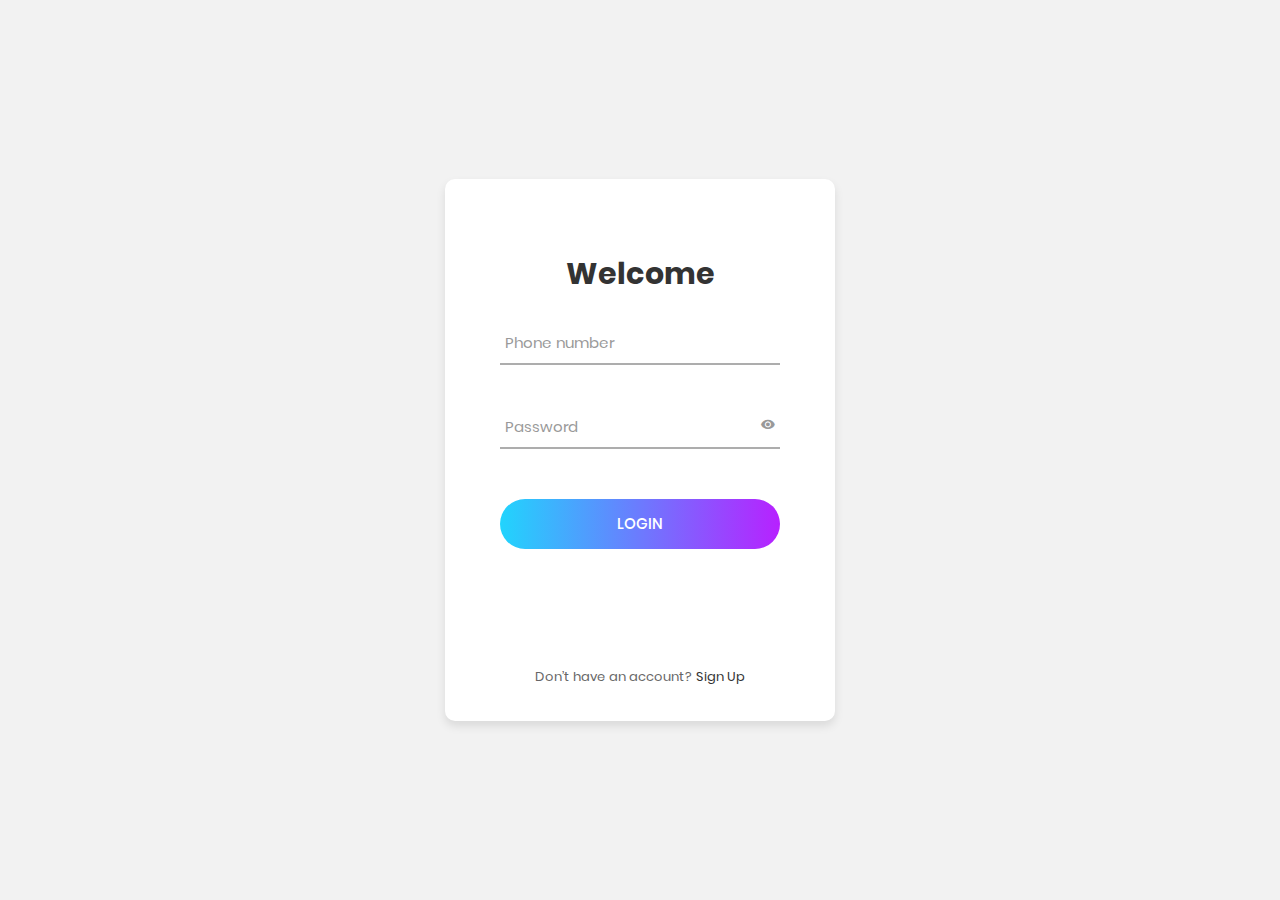
<file: index.html>
<!DOCTYPE html>
<html lang="en">
<head>
	<title>Login</title>
	<meta charset="UTF-8">
	<meta name="viewport" content="width=device-width, initial-scale=1">
	<link rel="icon" type="image/png" href="images/icons/favicon.ico"/>
	<link rel="stylesheet" type="text/css" href="vendor/bootstrap/css/bootstrap.min.css">
	<link rel="stylesheet" type="text/css" href="fonts/font-awesome-4.7.0/css/font-awesome.min.css">
	<link rel="stylesheet" type="text/css" href="fonts/iconic/css/material-design-iconic-font.min.css">
	<link rel="stylesheet" type="text/css" href="vendor/animate/animate.css">
	<link rel="stylesheet" type="text/css" href="vendor/css-hamburgers/hamburgers.min.css">
	<link rel="stylesheet" type="text/css" href="vendor/animsition/css/animsition.min.css">
	<link rel="stylesheet" type="text/css" href="vendor/select2/select2.min.css">	
	<link rel="stylesheet" type="text/css" href="vendor/daterangepicker/daterangepicker.css">

	<link rel="stylesheet" type="text/css" href="css/util.css">
	<link rel="stylesheet" type="text/css" href="css/main.css">
</head>
<body>
	
	<div class="limiter">
		<div class="container-login100">
			<div class="wrap-login100">
				<form class="login100-form validate-form">
					<span class="login100-form-title p-b-26">
						Welcome
					</span>

					<div class="wrap-input100 validate-input">
						<input class="input100" type="text" name="number" id="number" required>
						<span class="focus-input100" data-placeholder="Phone number" ></span>
					</div>

					<div class="wrap-input100 validate-input">
						<span class="btn-show-pass">
							<i class="zmdi zmdi-eye"></i>
						</span>
						<input class="input100" type="password" name="pass" id="pass" required>
						<span class="focus-input100" data-placeholder="Password"></span>
					</div>

					<div class="container-login100-form-btn">
						<div class="wrap-login100-form-btn">
							<div class="login100-form-bgbtn"></div>
							<button class="login100-form-btn" onclick="go()">
								Login
							</button>
						</div>
					</div>

					<div class="text-center p-t-115">
						<span class="txt1">
							Don’t have an account?
						</span>

						<a class="txt2" href="signup.html">
							Sign Up
						</a>
					</div>
				</form>
			</div>
		</div>
	</div>
	
	<script src="vendor/jquery/jquery-3.2.1.min.js"></script>
	<script src="vendor/animsition/js/animsition.min.js"></script>
	<script src="vendor/bootstrap/js/popper.js"></script>
	<script src="vendor/bootstrap/js/bootstrap.min.js"></script>
	<script src="vendor/select2/select2.min.js"></script>
	<script src="vendor/daterangepicker/moment.min.js"></script>
	<script src="vendor/daterangepicker/daterangepicker.js"></script>
	<script src="vendor/countdowntime/countdowntime.js"></script>

	<script src="js/main.js"></script>

	<script>
		function getCookie(cname) {
  			var name = cname + "=";	
  			var decodedCookie = decodeURIComponent(document.cookie);
  			var ca = decodedCookie.split(';');
  			for(var i = 0; i <ca.length; i++) {
    			var c = ca[i];
    			while (c.charAt(0) == ' ') {
      			c = c.substring(1);
    			}
    		if (c.indexOf(name) == 0) {
      			return c.substring(name.length, c.length);
    			}
  			}	
  			return "";
		}
		function go(){
			var numb = document.getElementById("number").value;
			var pswd = document.getElementById("pass").value;
			var cnumb = getCookie("number");
			var cpswd = getCookie("password");

			if(cnumb == numb){
				if(cpswd == pswd){
					window.location.assign("animetowatch.html");
				}
			}
			event.preventDefault();
		}
		
	</script>
</body>
</html>
</file>
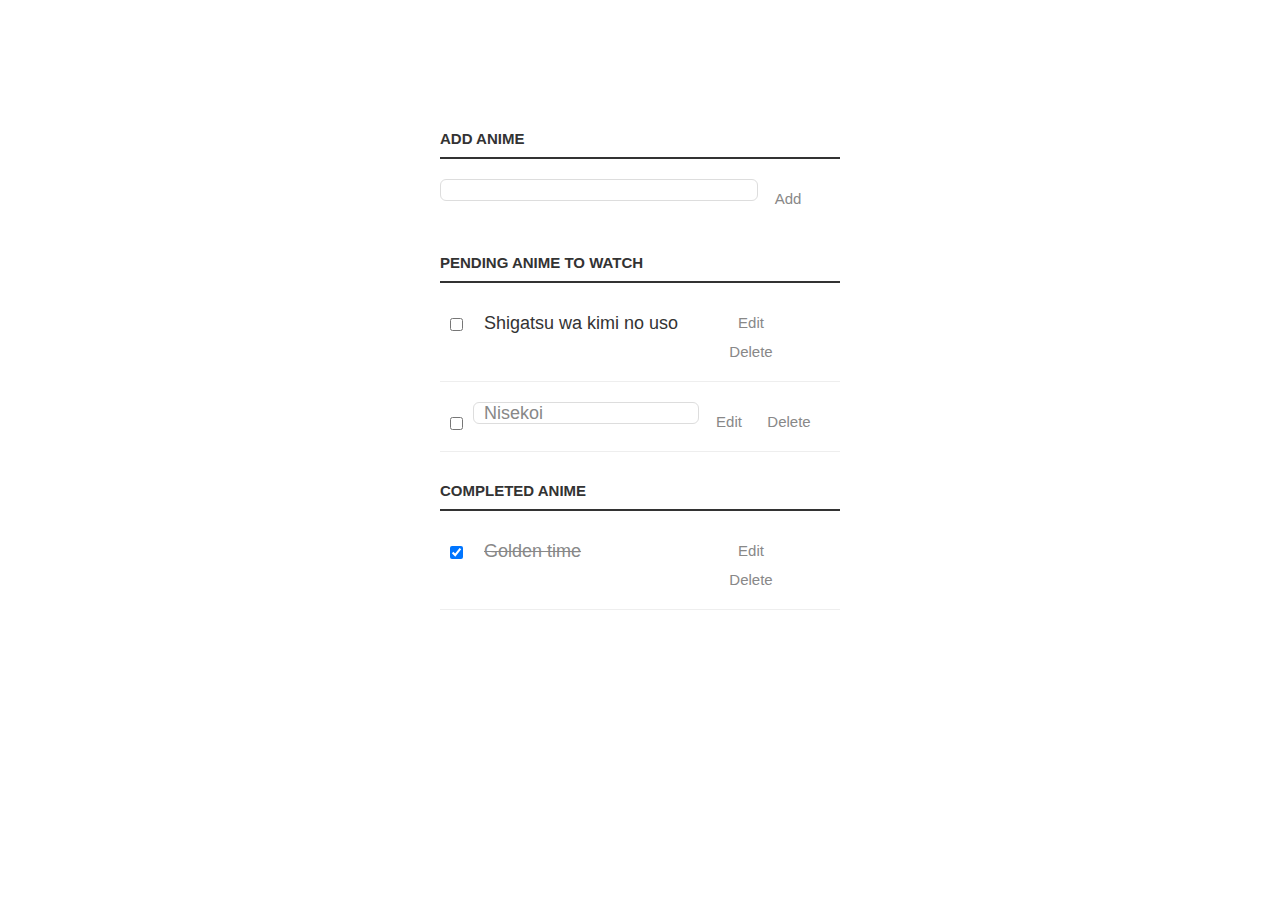
<file: animetowatch.html>
<html>
  <head>
    <title>Anime to watch</title>
    <link rel="stylesheet" href="css/style.css" type="text/css" media="screen" charset="utf-8">    
  </head>
  <body>
    <div class="container">
      <p style="text-align: center;" id="welcome"></p>
      <p>
        <label for="new-task">Add Anime</label><input id="new-task" type="text"><button>Add</button>
      </p>
      
      <h3>Pending anime to watch</h3>
      <ul id="incomplete-tasks">
        <li><input type="checkbox"><label>Shigatsu wa kimi no uso</label><input type="text"><button class="edit">Edit</button><button class="delete">Delete</button></li>
        <li class="editMode"><input type="checkbox"><label>Nisekoi</label><input type="text" value="Nisekoi"><button class="edit">Edit</button><button class="delete">Delete</button></li>
        
      </ul>
      
      <h3>Completed Anime</h3>
      <ul id="completed-tasks">
        <li><input type="checkbox" checked><label>Golden time</label><input type="text"><button class="edit">Edit</button><button class="delete">Delete</button></li>
      </ul>
    </div>

    <script type="text/javascript" src="js/app.js"></script>

  </body>
</html>
</file>
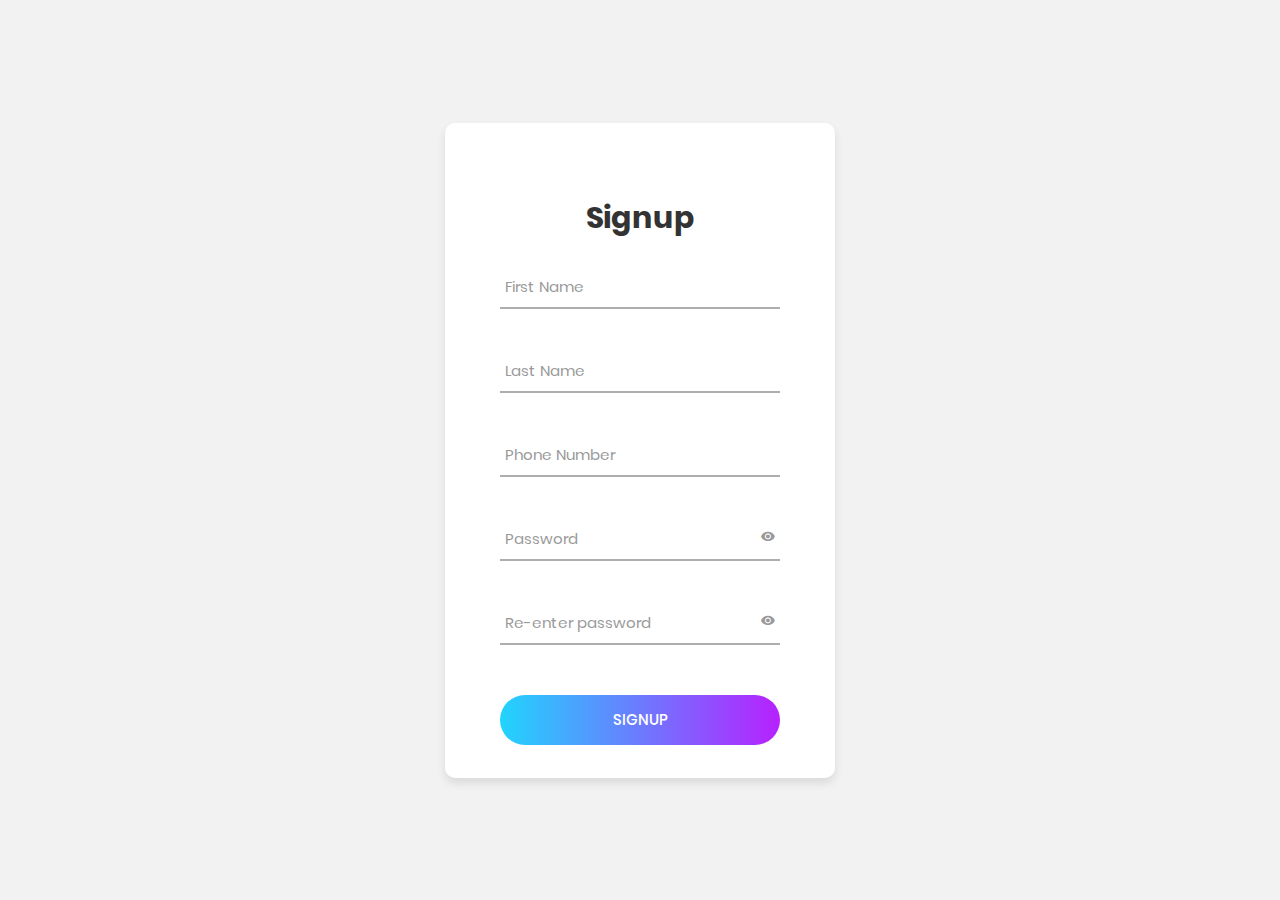
<file: signup.html>
<!DOCTYPE html>
<html lang="en">
<head>
	<title>Login V2</title>
	<meta charset="UTF-8">
	<meta name="viewport" content="width=device-width, initial-scale=1">
	<link rel="icon" type="image/png" href="images/icons/favicon.ico"/>
	<link rel="stylesheet" type="text/css" href="vendor/bootstrap/css/bootstrap.min.css">
	<link rel="stylesheet" type="text/css" href="fonts/font-awesome-4.7.0/css/font-awesome.min.css">
	<link rel="stylesheet" type="text/css" href="fonts/iconic/css/material-design-iconic-font.min.css">
	<link rel="stylesheet" type="text/css" href="vendor/animate/animate.css">
	<link rel="stylesheet" type="text/css" href="vendor/css-hamburgers/hamburgers.min.css">
	<link rel="stylesheet" type="text/css" href="vendor/animsition/css/animsition.min.css">
	<link rel="stylesheet" type="text/css" href="vendor/select2/select2.min.css">	
	<link rel="stylesheet" type="text/css" href="vendor/daterangepicker/daterangepicker.css">

	<link rel="stylesheet" type="text/css" href="css/util.css">
	<link rel="stylesheet" type="text/css" href="css/main.css">
</head>
<body>
	
	<div class="limiter">
		<div class="container-login100">
			<div class="wrap-login100">
				<form class="login100-form validate-form">
					<span class="login100-form-title p-b-26">
						Signup
          </span>
          

          <div class="wrap-input100 validate-input" data-validate = "Enter first name">
          <span id="msg-name" style="color:red;"></span>
					<input class="input100" type="text" id="fname" name="fname">
					<span class="focus-input100" data-placeholder="First Name"></span>
          </div>

          <div class="wrap-input100 validate-input" data-validate = "Enter last name">
          <span id="msg-name" style="color:red;"></span>
					<input class="input100" type="text" id="lname" name="lname">
					<span class="focus-input100" data-placeholder="Last Name"></span>
          </div>
                    
                    
          <div class="wrap-input100 validate-input" data-validate = "Enter your phone number">
          <span id="msg-phone" style="color:red;"></span>
				  <input class="input100" type="text" id="number" name="number">
					<span class="focus-input100" data-placeholder="Phone Number"></span>
					</div>

					<div class="wrap-input100 validate-input" data-validate="Enter password">
          <span id="msg-pswd" style="color:red;"></span>
				  <span class="btn-show-pass">
					<i class="zmdi zmdi-eye"></i>
					</span>
					<input class="input100" type="password" id="pswd" name="pswd">
					<span class="focus-input100" data-placeholder="Password"></span>
          </div>

          <div class="wrap-input100 validate-input" data-validate="Re-enter password">
          <span id="msg-confPswd" style="color:red;"></span>
				  <span class="btn-show-pass">
					<i class="zmdi zmdi-eye"></i>
					</span>
					<input class="input100" type="password" id="conf-pswd" name="conf-pswd">
					<span class="focus-input100" data-placeholder="Re-enter password"></span>
					</div>

					<div class="container-login100-form-btn">
						<div class="wrap-login100-form-btn">
							<div class="login100-form-bgbtn"></div>
							<button class="login100-form-btn" onclick="verify()">
								Signup
							</button>
						</div>
					</div>

					
				</form>
			</div>
		</div>
	</div>
	
	<script src="vendor/jquery/jquery-3.2.1.min.js"></script>
	<script src="vendor/animsition/js/animsition.min.js"></script>
	<script src="vendor/bootstrap/js/popper.js"></script>
	<script src="vendor/bootstrap/js/bootstrap.min.js"></script>
	<script src="vendor/select2/select2.min.js"></script>
	<script src="vendor/daterangepicker/moment.min.js"></script>
	<script src="vendor/daterangepicker/daterangepicker.js"></script>
	<script src="vendor/countdowntime/countdowntime.js"></script>

    <script src="js/main.js"></script>
    
    <script>        
        function checkName(fname,lname){
        if(lname.value == fname.value){
            document.getElementById("msg-name").innerHTML = "First name and last name cannot be same.";
            return false;
        }else{
          return true;
        }

      }

      function checkNumber(num){
        if(num.value.length > 10){
            document.getElementById("msg-phone").innerHTML = "Invalid Phone Number.";       
            return false;
        }else{
          return true;
        }
      }

      function checkPassword1(pass1){
        if(pass1.value.length < 8){
            document.getElementById("msg-pswd").innerHTML = "Password must have atleast 8 characters.";
            return false;
        }else{
          return true;
        }
         console.log(pass1.value);
  
      }

      function checkPassword2(pass1,pass2){
        if(pass1.value != pass2.value){
            document.getElementById("msg-confPswd").innerHTML = "Password does not match";
            return false;
        }else{
          return true;
        }
          
      }
      function setCookie(cname, cvalue) {
        var d = new Date();
        d.setTime(d.getTime() + (98*24*60*60*1000));
        var expires = "expires="+ d.toUTCString();
        document.cookie = cname + "=" + cvalue + ";" + expires + ";path=/";
      }
        function verify() {
            var fname = document.getElementById("fname");
            var lname = document.getElementById("lname");
            var phone = document.getElementById("number");
            var pswd = document.getElementById("pswd");
            var confPswd = document.getElementById("conf-pswd");
            var email = document.getElementById("email");
          

            if(checkName(fname,lname)){
                if(checkNumber(phone)){
                    if(checkPassword1(pswd)){
                        if(checkPassword2(pswd,confPswd)){
                          setCookie("number",phone.value);
                          setCookie("password",pswd.value);
                          window.location.assign("index.html");                                                 
                }
              }
            }
          }
            event.preventDefault();
        }
    </script>

</body>
</html>
</file>
<file: vendor/daterangepicker/daterangepicker.css>
.daterangepicker {
  position: absolute;
  color: inherit;
  background-color: #fff;
  border-radius: 4px;
  width: 278px;
  padding: 4px;
  margin-top: 1px;
  top: 100px;
  left: 20px;
  /* Calendars */ }
  .daterangepicker:before, .daterangepicker:after {
    position: absolute;
    display: inline-block;
    border-bottom-color: rgba(0, 0, 0, 0.2);
    content: ''; }
  .daterangepicker:before {
    top: -7px;
    border-right: 7px solid transparent;
    border-left: 7px solid transparent;
    border-bottom: 7px solid #ccc; }
  .daterangepicker:after {
    top: -6px;
    border-right: 6px solid transparent;
    border-bottom: 6px solid #fff;
    border-left: 6px solid transparent; }
  .daterangepicker.opensleft:before {
    right: 9px; }
  .daterangepicker.opensleft:after {
    right: 10px; }
  .daterangepicker.openscenter:before {
    left: 0;
    right: 0;
    width: 0;
    margin-left: auto;
    margin-right: auto; }
  .daterangepicker.openscenter:after {
    left: 0;
    right: 0;
    width: 0;
    margin-left: auto;
    margin-right: auto; }
  .daterangepicker.opensright:before {
    left: 9px; }
  .daterangepicker.opensright:after {
    left: 10px; }
  .daterangepicker.dropup {
    margin-top: -5px; }
    .daterangepicker.dropup:before {
      top: initial;
      bottom: -7px;
      border-bottom: initial;
      border-top: 7px solid #ccc; }
    .daterangepicker.dropup:after {
      top: initial;
      bottom: -6px;
      border-bottom: initial;
      border-top: 6px solid #fff; }
  .daterangepicker.dropdown-menu {
    max-width: none;
    z-index: 3001; }
  .daterangepicker.single .ranges, .daterangepicker.single .calendar {
    float: none; }
  .daterangepicker.show-calendar .calendar {
    display: block; }
  .daterangepicker .calendar {
    display: none;
    max-width: 270px;
    margin: 4px; }
    .daterangepicker .calendar.single .calendar-table {
      border: none; }
    .daterangepicker .calendar th, .daterangepicker .calendar td {
      white-space: nowrap;
      text-align: center;
      min-width: 32px; }
  .daterangepicker .calendar-table {
    border: 1px solid #fff;
    padding: 4px;
    border-radius: 4px;
    background-color: #fff; }
  .daterangepicker table {
    width: 100%;
    margin: 0; }
  .daterangepicker td, .daterangepicker th {
    text-align: center;
    width: 20px;
    height: 20px;
    border-radius: 4px;
    border: 1px solid transparent;
    white-space: nowrap;
    cursor: pointer; }
    .daterangepicker td.available:hover, .daterangepicker th.available:hover {
      background-color: #eee;
      border-color: transparent;
      color: inherit; }
    .daterangepicker td.week, .daterangepicker th.week {
      font-size: 80%;
      color: #ccc; }
  .daterangepicker td.off, .daterangepicker td.off.in-range, .daterangepicker td.off.start-date, .daterangepicker td.off.end-date {
    background-color: #fff;
    border-color: transparent;
    color: #999; }
  .daterangepicker td.in-range {
    background-color: #ebf4f8;
    border-color: transparent;
    color: #000;
    border-radius: 0; }
  .daterangepicker td.start-date {
    border-radius: 4px 0 0 4px; }
  .daterangepicker td.end-date {
    border-radius: 0 4px 4px 0; }
  .daterangepicker td.start-date.end-date {
    border-radius: 4px; }
  .daterangepicker td.active, .daterangepicker td.active:hover {
    background-color: #357ebd;
    border-color: transparent;
    color: #fff; }
  .daterangepicker th.month {
    width: auto; }
  .daterangepicker td.disabled, .daterangepicker option.disabled {
    color: #999;
    cursor: not-allowed;
    text-decoration: line-through; }
  .daterangepicker select.monthselect, .daterangepicker select.yearselect {
    font-size: 12px;
    padding: 1px;
    height: auto;
    margin: 0;
    cursor: default; }
  .daterangepicker select.monthselect {
    margin-right: 2%;
    width: 56%; }
  .daterangepicker select.yearselect {
    width: 40%; }
  .daterangepicker select.hourselect, .daterangepicker select.minuteselect, .daterangepicker select.secondselect, .daterangepicker select.ampmselect {
    width: 50px;
    margin-bottom: 0; }
  .daterangepicker .input-mini {
    border: 1px solid #ccc;
    border-radius: 4px;
    color: #555;
    height: 30px;
    line-height: 30px;
    display: block;
    vertical-align: middle;
    margin: 0 0 5px 0;
    padding: 0 6px 0 28px;
    width: 100%; }
    .daterangepicker .input-mini.active {
      border: 1px solid #08c;
      border-radius: 4px; }
  .daterangepicker .daterangepicker_input {
    position: relative; }
    .daterangepicker .daterangepicker_input i {
      position: absolute;
      left: 8px;
      top: 8px; }
  .daterangepicker.rtl .input-mini {
    padding-right: 28px;
    padding-left: 6px; }
  .daterangepicker.rtl .daterangepicker_input i {
    left: auto;
    right: 8px; }
  .daterangepicker .calendar-time {
    text-align: center;
    margin: 5px auto;
    line-height: 30px;
    position: relative;
    padding-left: 28px; }
    .daterangepicker .calendar-time select.disabled {
      color: #ccc;
      cursor: not-allowed; }

.ranges {
  font-size: 11px;
  float: none;
  margin: 4px;
  text-align: left; }
  .ranges ul {
    list-style: none;
    margin: 0 auto;
    padding: 0;
    width: 100%; }
  .ranges li {
    font-size: 13px;
    background-color: #f5f5f5;
    border: 1px solid #f5f5f5;
    border-radius: 4px;
    color: #08c;
    padding: 3px 12px;
    margin-bottom: 8px;
    cursor: pointer; }
    .ranges li:hover {
      background-color: #08c;
      border: 1px solid #08c;
      color: #fff; }
    .ranges li.active {
      background-color: #08c;
      border: 1px solid #08c;
      color: #fff; }

/*  Larger Screen Styling */
@media (min-width: 564px) {
  .daterangepicker {
    width: auto; }
    .daterangepicker .ranges ul {
      width: 160px; }
    .daterangepicker.single .ranges ul {
      width: 100%; }
    .daterangepicker.single .calendar.left {
      clear: none; }
    .daterangepicker.single.ltr .ranges, .daterangepicker.single.ltr .calendar {
      float: left; }
    .daterangepicker.single.rtl .ranges, .daterangepicker.single.rtl .calendar {
      float: right; }
    .daterangepicker.ltr {
      direction: ltr;
      text-align: left; }
      .daterangepicker.ltr .calendar.left {
        clear: left;
        margin-right: 0; }
        .daterangepicker.ltr .calendar.left .calendar-table {
          border-right: none;
          border-top-right-radius: 0;
          border-bottom-right-radius: 0; }
      .daterangepicker.ltr .calendar.right {
        margin-left: 0; }
        .daterangepicker.ltr .calendar.right .calendar-table {
          border-left: none;
          border-top-left-radius: 0;
          border-bottom-left-radius: 0; }
      .daterangepicker.ltr .left .daterangepicker_input {
        padding-right: 12px; }
      .daterangepicker.ltr .calendar.left .calendar-table {
        padding-right: 12px; }
      .daterangepicker.ltr .ranges, .daterangepicker.ltr .calendar {
        float: left; }
    .daterangepicker.rtl {
      direction: rtl;
      text-align: right; }
      .daterangepicker.rtl .calendar.left {
        clear: right;
        margin-left: 0; }
        .daterangepicker.rtl .calendar.left .calendar-table {
          border-left: none;
          border-top-left-radius: 0;
          border-bottom-left-radius: 0; }
      .daterangepicker.rtl .calendar.right {
        margin-right: 0; }
        .daterangepicker.rtl .calendar.right .calendar-table {
          border-right: none;
          border-top-right-radius: 0;
          border-bottom-right-radius: 0; }
      .daterangepicker.rtl .left .daterangepicker_input {
        padding-left: 12px; }
      .daterangepicker.rtl .calendar.left .calendar-table {
        padding-left: 12px; }
      .daterangepicker.rtl .ranges, .daterangepicker.rtl .calendar {
        text-align: right;
        float: right; } }
@media (min-width: 730px) {
  .daterangepicker .ranges {
    width: auto; }
  .daterangepicker.ltr .ranges {
    float: left; }
  .daterangepicker.rtl .ranges {
    float: right; }
  .daterangepicker .calendar.left {
    clear: none !important; } }
</file>
<file: css/util.css>
/*[ FONT SIZE ]
///////////////////////////////////////////////////////////
*/
.fs-1 {font-size: 1px;}
.fs-2 {font-size: 2px;}
.fs-3 {font-size: 3px;}
.fs-4 {font-size: 4px;}
.fs-5 {font-size: 5px;}
.fs-6 {font-size: 6px;}
.fs-7 {font-size: 7px;}
.fs-8 {font-size: 8px;}
.fs-9 {font-size: 9px;}
.fs-10 {font-size: 10px;}
.fs-11 {font-size: 11px;}
.fs-12 {font-size: 12px;}
.fs-13 {font-size: 13px;}
.fs-14 {font-size: 14px;}
.fs-15 {font-size: 15px;}
.fs-16 {font-size: 16px;}
.fs-17 {font-size: 17px;}
.fs-18 {font-size: 18px;}
.fs-19 {font-size: 19px;}
.fs-20 {font-size: 20px;}
.fs-21 {font-size: 21px;}
.fs-22 {font-size: 22px;}
.fs-23 {font-size: 23px;}
.fs-24 {font-size: 24px;}
.fs-25 {font-size: 25px;}
.fs-26 {font-size: 26px;}
.fs-27 {font-size: 27px;}
.fs-28 {font-size: 28px;}
.fs-29 {font-size: 29px;}
.fs-30 {font-size: 30px;}
.fs-31 {font-size: 31px;}
.fs-32 {font-size: 32px;}
.fs-33 {font-size: 33px;}
.fs-34 {font-size: 34px;}
.fs-35 {font-size: 35px;}
.fs-36 {font-size: 36px;}
.fs-37 {font-size: 37px;}
.fs-38 {font-size: 38px;}
.fs-39 {font-size: 39px;}
.fs-40 {font-size: 40px;}
.fs-41 {font-size: 41px;}
.fs-42 {font-size: 42px;}
.fs-43 {font-size: 43px;}
.fs-44 {font-size: 44px;}
.fs-45 {font-size: 45px;}
.fs-46 {font-size: 46px;}
.fs-47 {font-size: 47px;}
.fs-48 {font-size: 48px;}
.fs-49 {font-size: 49px;}
.fs-50 {font-size: 50px;}
.fs-51 {font-size: 51px;}
.fs-52 {font-size: 52px;}
.fs-53 {font-size: 53px;}
.fs-54 {font-size: 54px;}
.fs-55 {font-size: 55px;}
.fs-56 {font-size: 56px;}
.fs-57 {font-size: 57px;}
.fs-58 {font-size: 58px;}
.fs-59 {font-size: 59px;}
.fs-60 {font-size: 60px;}
.fs-61 {font-size: 61px;}
.fs-62 {font-size: 62px;}
.fs-63 {font-size: 63px;}
.fs-64 {font-size: 64px;}
.fs-65 {font-size: 65px;}
.fs-66 {font-size: 66px;}
.fs-67 {font-size: 67px;}
.fs-68 {font-size: 68px;}
.fs-69 {font-size: 69px;}
.fs-70 {font-size: 70px;}
.fs-71 {font-size: 71px;}
.fs-72 {font-size: 72px;}
.fs-73 {font-size: 73px;}
.fs-74 {font-size: 74px;}
.fs-75 {font-size: 75px;}
.fs-76 {font-size: 76px;}
.fs-77 {font-size: 77px;}
.fs-78 {font-size: 78px;}
.fs-79 {font-size: 79px;}
.fs-80 {font-size: 80px;}
.fs-81 {font-size: 81px;}
.fs-82 {font-size: 82px;}
.fs-83 {font-size: 83px;}
.fs-84 {font-size: 84px;}
.fs-85 {font-size: 85px;}
.fs-86 {font-size: 86px;}
.fs-87 {font-size: 87px;}
.fs-88 {font-size: 88px;}
.fs-89 {font-size: 89px;}
.fs-90 {font-size: 90px;}
.fs-91 {font-size: 91px;}
.fs-92 {font-size: 92px;}
.fs-93 {font-size: 93px;}
.fs-94 {font-size: 94px;}
.fs-95 {font-size: 95px;}
.fs-96 {font-size: 96px;}
.fs-97 {font-size: 97px;}
.fs-98 {font-size: 98px;}
.fs-99 {font-size: 99px;}
.fs-100 {font-size: 100px;}
.fs-101 {font-size: 101px;}
.fs-102 {font-size: 102px;}
.fs-103 {font-size: 103px;}
.fs-104 {font-size: 104px;}
.fs-105 {font-size: 105px;}
.fs-106 {font-size: 106px;}
.fs-107 {font-size: 107px;}
.fs-108 {font-size: 108px;}
.fs-109 {font-size: 109px;}
.fs-110 {font-size: 110px;}
.fs-111 {font-size: 111px;}
.fs-112 {font-size: 112px;}
.fs-113 {font-size: 113px;}
.fs-114 {font-size: 114px;}
.fs-115 {font-size: 115px;}
.fs-116 {font-size: 116px;}
.fs-117 {font-size: 117px;}
.fs-118 {font-size: 118px;}
.fs-119 {font-size: 119px;}
.fs-120 {font-size: 120px;}
.fs-121 {font-size: 121px;}
.fs-122 {font-size: 122px;}
.fs-123 {font-size: 123px;}
.fs-124 {font-size: 124px;}
.fs-125 {font-size: 125px;}
.fs-126 {font-size: 126px;}
.fs-127 {font-size: 127px;}
.fs-128 {font-size: 128px;}
.fs-129 {font-size: 129px;}
.fs-130 {font-size: 130px;}
.fs-131 {font-size: 131px;}
.fs-132 {font-size: 132px;}
.fs-133 {font-size: 133px;}
.fs-134 {font-size: 134px;}
.fs-135 {font-size: 135px;}
.fs-136 {font-size: 136px;}
.fs-137 {font-size: 137px;}
.fs-138 {font-size: 138px;}
.fs-139 {font-size: 139px;}
.fs-140 {font-size: 140px;}
.fs-141 {font-size: 141px;}
.fs-142 {font-size: 142px;}
.fs-143 {font-size: 143px;}
.fs-144 {font-size: 144px;}
.fs-145 {font-size: 145px;}
.fs-146 {font-size: 146px;}
.fs-147 {font-size: 147px;}
.fs-148 {font-size: 148px;}
.fs-149 {font-size: 149px;}
.fs-150 {font-size: 150px;}
.fs-151 {font-size: 151px;}
.fs-152 {font-size: 152px;}
.fs-153 {font-size: 153px;}
.fs-154 {font-size: 154px;}
.fs-155 {font-size: 155px;}
.fs-156 {font-size: 156px;}
.fs-157 {font-size: 157px;}
.fs-158 {font-size: 158px;}
.fs-159 {font-size: 159px;}
.fs-160 {font-size: 160px;}
.fs-161 {font-size: 161px;}
.fs-162 {font-size: 162px;}
.fs-163 {font-size: 163px;}
.fs-164 {font-size: 164px;}
.fs-165 {font-size: 165px;}
.fs-166 {font-size: 166px;}
.fs-167 {font-size: 167px;}
.fs-168 {font-size: 168px;}
.fs-169 {font-size: 169px;}
.fs-170 {font-size: 170px;}
.fs-171 {font-size: 171px;}
.fs-172 {font-size: 172px;}
.fs-173 {font-size: 173px;}
.fs-174 {font-size: 174px;}
.fs-175 {font-size: 175px;}
.fs-176 {font-size: 176px;}
.fs-177 {font-size: 177px;}
.fs-178 {font-size: 178px;}
.fs-179 {font-size: 179px;}
.fs-180 {font-size: 180px;}
.fs-181 {font-size: 181px;}
.fs-182 {font-size: 182px;}
.fs-183 {font-size: 183px;}
.fs-184 {font-size: 184px;}
.fs-185 {font-size: 185px;}
.fs-186 {font-size: 186px;}
.fs-187 {font-size: 187px;}
.fs-188 {font-size: 188px;}
.fs-189 {font-size: 189px;}
.fs-190 {font-size: 190px;}
.fs-191 {font-size: 191px;}
.fs-192 {font-size: 192px;}
.fs-193 {font-size: 193px;}
.fs-194 {font-size: 194px;}
.fs-195 {font-size: 195px;}
.fs-196 {font-size: 196px;}
.fs-197 {font-size: 197px;}
.fs-198 {font-size: 198px;}
.fs-199 {font-size: 199px;}
.fs-200 {font-size: 200px;}

/*[ PADDING ]
///////////////////////////////////////////////////////////
*/
.p-t-0 {padding-top: 0px;}
.p-t-1 {padding-top: 1px;}
.p-t-2 {padding-top: 2px;}
.p-t-3 {padding-top: 3px;}
.p-t-4 {padding-top: 4px;}
.p-t-5 {padding-top: 5px;}
.p-t-6 {padding-top: 6px;}
.p-t-7 {padding-top: 7px;}
.p-t-8 {padding-top: 8px;}
.p-t-9 {padding-top: 9px;}
.p-t-10 {padding-top: 10px;}
.p-t-11 {padding-top: 11px;}
.p-t-12 {padding-top: 12px;}
.p-t-13 {padding-top: 13px;}
.p-t-14 {padding-top: 14px;}
.p-t-15 {padding-top: 15px;}
.p-t-16 {padding-top: 16px;}
.p-t-17 {padding-top: 17px;}
.p-t-18 {padding-top: 18px;}
.p-t-19 {padding-top: 19px;}
.p-t-20 {padding-top: 20px;}
.p-t-21 {padding-top: 21px;}
.p-t-22 {padding-top: 22px;}
.p-t-23 {padding-top: 23px;}
.p-t-24 {padding-top: 24px;}
.p-t-25 {padding-top: 25px;}
.p-t-26 {padding-top: 26px;}
.p-t-27 {padding-top: 27px;}
.p-t-28 {padding-top: 28px;}
.p-t-29 {padding-top: 29px;}
.p-t-30 {padding-top: 30px;}
.p-t-31 {padding-top: 31px;}
.p-t-32 {padding-top: 32px;}
.p-t-33 {padding-top: 33px;}
.p-t-34 {padding-top: 34px;}
.p-t-35 {padding-top: 35px;}
.p-t-36 {padding-top: 36px;}
.p-t-37 {padding-top: 37px;}
.p-t-38 {padding-top: 38px;}
.p-t-39 {padding-top: 39px;}
.p-t-40 {padding-top: 40px;}
.p-t-41 {padding-top: 41px;}
.p-t-42 {padding-top: 42px;}
.p-t-43 {padding-top: 43px;}
.p-t-44 {padding-top: 44px;}
.p-t-45 {padding-top: 45px;}
.p-t-46 {padding-top: 46px;}
.p-t-47 {padding-top: 47px;}
.p-t-48 {padding-top: 48px;}
.p-t-49 {padding-top: 49px;}
.p-t-50 {padding-top: 50px;}
.p-t-51 {padding-top: 51px;}
.p-t-52 {padding-top: 52px;}
.p-t-53 {padding-top: 53px;}
.p-t-54 {padding-top: 54px;}
.p-t-55 {padding-top: 55px;}
.p-t-56 {padding-top: 56px;}
.p-t-57 {padding-top: 57px;}
.p-t-58 {padding-top: 58px;}
.p-t-59 {padding-top: 59px;}
.p-t-60 {padding-top: 60px;}
.p-t-61 {padding-top: 61px;}
.p-t-62 {padding-top: 62px;}
.p-t-63 {padding-top: 63px;}
.p-t-64 {padding-top: 64px;}
.p-t-65 {padding-top: 65px;}
.p-t-66 {padding-top: 66px;}
.p-t-67 {padding-top: 67px;}
.p-t-68 {padding-top: 68px;}
.p-t-69 {padding-top: 69px;}
.p-t-70 {padding-top: 70px;}
.p-t-71 {padding-top: 71px;}
.p-t-72 {padding-top: 72px;}
.p-t-73 {padding-top: 73px;}
.p-t-74 {padding-top: 74px;}
.p-t-75 {padding-top: 75px;}
.p-t-76 {padding-top: 76px;}
.p-t-77 {padding-top: 77px;}
.p-t-78 {padding-top: 78px;}
.p-t-79 {padding-top: 79px;}
.p-t-80 {padding-top: 80px;}
.p-t-81 {padding-top: 81px;}
.p-t-82 {padding-top: 82px;}
.p-t-83 {padding-top: 83px;}
.p-t-84 {padding-top: 84px;}
.p-t-85 {padding-top: 85px;}
.p-t-86 {padding-top: 86px;}
.p-t-87 {padding-top: 87px;}
.p-t-88 {padding-top: 88px;}
.p-t-89 {padding-top: 89px;}
.p-t-90 {padding-top: 90px;}
.p-t-91 {padding-top: 91px;}
.p-t-92 {padding-top: 92px;}
.p-t-93 {padding-top: 93px;}
.p-t-94 {padding-top: 94px;}
.p-t-95 {padding-top: 95px;}
.p-t-96 {padding-top: 96px;}
.p-t-97 {padding-top: 97px;}
.p-t-98 {padding-top: 98px;}
.p-t-99 {padding-top: 99px;}
.p-t-100 {padding-top: 100px;}
.p-t-101 {padding-top: 101px;}
.p-t-102 {padding-top: 102px;}
.p-t-103 {padding-top: 103px;}
.p-t-104 {padding-top: 104px;}
.p-t-105 {padding-top: 105px;}
.p-t-106 {padding-top: 106px;}
.p-t-107 {padding-top: 107px;}
.p-t-108 {padding-top: 108px;}
.p-t-109 {padding-top: 109px;}
.p-t-110 {padding-top: 110px;}
.p-t-111 {padding-top: 111px;}
.p-t-112 {padding-top: 112px;}
.p-t-113 {padding-top: 113px;}
.p-t-114 {padding-top: 114px;}
.p-t-115 {padding-top: 115px;}
.p-t-116 {padding-top: 116px;}
.p-t-117 {padding-top: 117px;}
.p-t-118 {padding-top: 118px;}
.p-t-119 {padding-top: 119px;}
.p-t-120 {padding-top: 120px;}
.p-t-121 {padding-top: 121px;}
.p-t-122 {padding-top: 122px;}
.p-t-123 {padding-top: 123px;}
.p-t-124 {padding-top: 124px;}
.p-t-125 {padding-top: 125px;}
.p-t-126 {padding-top: 126px;}
.p-t-127 {padding-top: 127px;}
.p-t-128 {padding-top: 128px;}
.p-t-129 {padding-top: 129px;}
.p-t-130 {padding-top: 130px;}
.p-t-131 {padding-top: 131px;}
.p-t-132 {padding-top: 132px;}
.p-t-133 {padding-top: 133px;}
.p-t-134 {padding-top: 134px;}
.p-t-135 {padding-top: 135px;}
.p-t-136 {padding-top: 136px;}
.p-t-137 {padding-top: 137px;}
.p-t-138 {padding-top: 138px;}
.p-t-139 {padding-top: 139px;}
.p-t-140 {padding-top: 140px;}
.p-t-141 {padding-top: 141px;}
.p-t-142 {padding-top: 142px;}
.p-t-143 {padding-top: 143px;}
.p-t-144 {padding-top: 144px;}
.p-t-145 {padding-top: 145px;}
.p-t-146 {padding-top: 146px;}
.p-t-147 {padding-top: 147px;}
.p-t-148 {padding-top: 148px;}
.p-t-149 {padding-top: 149px;}
.p-t-150 {padding-top: 150px;}
.p-t-151 {padding-top: 151px;}
.p-t-152 {padding-top: 152px;}
.p-t-153 {padding-top: 153px;}
.p-t-154 {padding-top: 154px;}
.p-t-155 {padding-top: 155px;}
.p-t-156 {padding-top: 156px;}
.p-t-157 {padding-top: 157px;}
.p-t-158 {padding-top: 158px;}
.p-t-159 {padding-top: 159px;}
.p-t-160 {padding-top: 160px;}
.p-t-161 {padding-top: 161px;}
.p-t-162 {padding-top: 162px;}
.p-t-163 {padding-top: 163px;}
.p-t-164 {padding-top: 164px;}
.p-t-165 {padding-top: 165px;}
.p-t-166 {padding-top: 166px;}
.p-t-167 {padding-top: 167px;}
.p-t-168 {padding-top: 168px;}
.p-t-169 {padding-top: 169px;}
.p-t-170 {padding-top: 170px;}
.p-t-171 {padding-top: 171px;}
.p-t-172 {padding-top: 172px;}
.p-t-173 {padding-top: 173px;}
.p-t-174 {padding-top: 174px;}
.p-t-175 {padding-top: 175px;}
.p-t-176 {padding-top: 176px;}
.p-t-177 {padding-top: 177px;}
.p-t-178 {padding-top: 178px;}
.p-t-179 {padding-top: 179px;}
.p-t-180 {padding-top: 180px;}
.p-t-181 {padding-top: 181px;}
.p-t-182 {padding-top: 182px;}
.p-t-183 {padding-top: 183px;}
.p-t-184 {padding-top: 184px;}
.p-t-185 {padding-top: 185px;}
.p-t-186 {padding-top: 186px;}
.p-t-187 {padding-top: 187px;}
.p-t-188 {padding-top: 188px;}
.p-t-189 {padding-top: 189px;}
.p-t-190 {padding-top: 190px;}
.p-t-191 {padding-top: 191px;}
.p-t-192 {padding-top: 192px;}
.p-t-193 {padding-top: 193px;}
.p-t-194 {padding-top: 194px;}
.p-t-195 {padding-top: 195px;}
.p-t-196 {padding-top: 196px;}
.p-t-197 {padding-top: 197px;}
.p-t-198 {padding-top: 198px;}
.p-t-199 {padding-top: 199px;}
.p-t-200 {padding-top: 200px;}
.p-t-201 {padding-top: 201px;}
.p-t-202 {padding-top: 202px;}
.p-t-203 {padding-top: 203px;}
.p-t-204 {padding-top: 204px;}
.p-t-205 {padding-top: 205px;}
.p-t-206 {padding-top: 206px;}
.p-t-207 {padding-top: 207px;}
.p-t-208 {padding-top: 208px;}
.p-t-209 {padding-top: 209px;}
.p-t-210 {padding-top: 210px;}
.p-t-211 {padding-top: 211px;}
.p-t-212 {padding-top: 212px;}
.p-t-213 {padding-top: 213px;}
.p-t-214 {padding-top: 214px;}
.p-t-215 {padding-top: 215px;}
.p-t-216 {padding-top: 216px;}
.p-t-217 {padding-top: 217px;}
.p-t-218 {padding-top: 218px;}
.p-t-219 {padding-top: 219px;}
.p-t-220 {padding-top: 220px;}
.p-t-221 {padding-top: 221px;}
.p-t-222 {padding-top: 222px;}
.p-t-223 {padding-top: 223px;}
.p-t-224 {padding-top: 224px;}
.p-t-225 {padding-top: 225px;}
.p-t-226 {padding-top: 226px;}
.p-t-227 {padding-top: 227px;}
.p-t-228 {padding-top: 228px;}
.p-t-229 {padding-top: 229px;}
.p-t-230 {padding-top: 230px;}
.p-t-231 {padding-top: 231px;}
.p-t-232 {padding-top: 232px;}
.p-t-233 {padding-top: 233px;}
.p-t-234 {padding-top: 234px;}
.p-t-235 {padding-top: 235px;}
.p-t-236 {padding-top: 236px;}
.p-t-237 {padding-top: 237px;}
.p-t-238 {padding-top: 238px;}
.p-t-239 {padding-top: 239px;}
.p-t-240 {padding-top: 240px;}
.p-t-241 {padding-top: 241px;}
.p-t-242 {padding-top: 242px;}
.p-t-243 {padding-top: 243px;}
.p-t-244 {padding-top: 244px;}
.p-t-245 {padding-top: 245px;}
.p-t-246 {padding-top: 246px;}
.p-t-247 {padding-top: 247px;}
.p-t-248 {padding-top: 248px;}
.p-t-249 {padding-top: 249px;}
.p-t-250 {padding-top: 250px;}
.p-b-0 {padding-bottom: 0px;}
.p-b-1 {padding-bottom: 1px;}
.p-b-2 {padding-bottom: 2px;}
.p-b-3 {padding-bottom: 3px;}
.p-b-4 {padding-bottom: 4px;}
.p-b-5 {padding-bottom: 5px;}
.p-b-6 {padding-bottom: 6px;}
.p-b-7 {padding-bottom: 7px;}
.p-b-8 {padding-bottom: 8px;}
.p-b-9 {padding-bottom: 9px;}
.p-b-10 {padding-bottom: 10px;}
.p-b-11 {padding-bottom: 11px;}
.p-b-12 {padding-bottom: 12px;}
.p-b-13 {padding-bottom: 13px;}
.p-b-14 {padding-bottom: 14px;}
.p-b-15 {padding-bottom: 15px;}
.p-b-16 {padding-bottom: 16px;}
.p-b-17 {padding-bottom: 17px;}
.p-b-18 {padding-bottom: 18px;}
.p-b-19 {padding-bottom: 19px;}
.p-b-20 {padding-bottom: 20px;}
.p-b-21 {padding-bottom: 21px;}
.p-b-22 {padding-bottom: 22px;}
.p-b-23 {padding-bottom: 23px;}
.p-b-24 {padding-bottom: 24px;}
.p-b-25 {padding-bottom: 25px;}
.p-b-26 {padding-bottom: 26px;}
.p-b-27 {padding-bottom: 27px;}
.p-b-28 {padding-bottom: 28px;}
.p-b-29 {padding-bottom: 29px;}
.p-b-30 {padding-bottom: 30px;}
.p-b-31 {padding-bottom: 31px;}
.p-b-32 {padding-bottom: 32px;}
.p-b-33 {padding-bottom: 33px;}
.p-b-34 {padding-bottom: 34px;}
.p-b-35 {padding-bottom: 35px;}
.p-b-36 {padding-bottom: 36px;}
.p-b-37 {padding-bottom: 37px;}
.p-b-38 {padding-bottom: 38px;}
.p-b-39 {padding-bottom: 39px;}
.p-b-40 {padding-bottom: 40px;}
.p-b-41 {padding-bottom: 41px;}
.p-b-42 {padding-bottom: 42px;}
.p-b-43 {padding-bottom: 43px;}
.p-b-44 {padding-bottom: 44px;}
.p-b-45 {padding-bottom: 45px;}
.p-b-46 {padding-bottom: 46px;}
.p-b-47 {padding-bottom: 47px;}
.p-b-48 {padding-bottom: 48px;}
.p-b-49 {padding-bottom: 49px;}
.p-b-50 {padding-bottom: 50px;}
.p-b-51 {padding-bottom: 51px;}
.p-b-52 {padding-bottom: 52px;}
.p-b-53 {padding-bottom: 53px;}
.p-b-54 {padding-bottom: 54px;}
.p-b-55 {padding-bottom: 55px;}
.p-b-56 {padding-bottom: 56px;}
.p-b-57 {padding-bottom: 57px;}
.p-b-58 {padding-bottom: 58px;}
.p-b-59 {padding-bottom: 59px;}
.p-b-60 {padding-bottom: 60px;}
.p-b-61 {padding-bottom: 61px;}
.p-b-62 {padding-bottom: 62px;}
.p-b-63 {padding-bottom: 63px;}
.p-b-64 {padding-bottom: 64px;}
.p-b-65 {padding-bottom: 65px;}
.p-b-66 {padding-bottom: 66px;}
.p-b-67 {padding-bottom: 67px;}
.p-b-68 {padding-bottom: 68px;}
.p-b-69 {padding-bottom: 69px;}
.p-b-70 {padding-bottom: 70px;}
.p-b-71 {padding-bottom: 71px;}
.p-b-72 {padding-bottom: 72px;}
.p-b-73 {padding-bottom: 73px;}
.p-b-74 {padding-bottom: 74px;}
.p-b-75 {padding-bottom: 75px;}
.p-b-76 {padding-bottom: 76px;}
.p-b-77 {padding-bottom: 77px;}
.p-b-78 {padding-bottom: 78px;}
.p-b-79 {padding-bottom: 79px;}
.p-b-80 {padding-bottom: 80px;}
.p-b-81 {padding-bottom: 81px;}
.p-b-82 {padding-bottom: 82px;}
.p-b-83 {padding-bottom: 83px;}
.p-b-84 {padding-bottom: 84px;}
.p-b-85 {padding-bottom: 85px;}
.p-b-86 {padding-bottom: 86px;}
.p-b-87 {padding-bottom: 87px;}
.p-b-88 {padding-bottom: 88px;}
.p-b-89 {padding-bottom: 89px;}
.p-b-90 {padding-bottom: 90px;}
.p-b-91 {padding-bottom: 91px;}
.p-b-92 {padding-bottom: 92px;}
.p-b-93 {padding-bottom: 93px;}
.p-b-94 {padding-bottom: 94px;}
.p-b-95 {padding-bottom: 95px;}
.p-b-96 {padding-bottom: 96px;}
.p-b-97 {padding-bottom: 97px;}
.p-b-98 {padding-bottom: 98px;}
.p-b-99 {padding-bottom: 99px;}
.p-b-100 {padding-bottom: 100px;}
.p-b-101 {padding-bottom: 101px;}
.p-b-102 {padding-bottom: 102px;}
.p-b-103 {padding-bottom: 103px;}
.p-b-104 {padding-bottom: 104px;}
.p-b-105 {padding-bottom: 105px;}
.p-b-106 {padding-bottom: 106px;}
.p-b-107 {padding-bottom: 107px;}
.p-b-108 {padding-bottom: 108px;}
.p-b-109 {padding-bottom: 109px;}
.p-b-110 {padding-bottom: 110px;}
.p-b-111 {padding-bottom: 111px;}
.p-b-112 {padding-bottom: 112px;}
.p-b-113 {padding-bottom: 113px;}
.p-b-114 {padding-bottom: 114px;}
.p-b-115 {padding-bottom: 115px;}
.p-b-116 {padding-bottom: 116px;}
.p-b-117 {padding-bottom: 117px;}
.p-b-118 {padding-bottom: 118px;}
.p-b-119 {padding-bottom: 119px;}
.p-b-120 {padding-bottom: 120px;}
.p-b-121 {padding-bottom: 121px;}
.p-b-122 {padding-bottom: 122px;}
.p-b-123 {padding-bottom: 123px;}
.p-b-124 {padding-bottom: 124px;}
.p-b-125 {padding-bottom: 125px;}
.p-b-126 {padding-bottom: 126px;}
.p-b-127 {padding-bottom: 127px;}
.p-b-128 {padding-bottom: 128px;}
.p-b-129 {padding-bottom: 129px;}
.p-b-130 {padding-bottom: 130px;}
.p-b-131 {padding-bottom: 131px;}
.p-b-132 {padding-bottom: 132px;}
.p-b-133 {padding-bottom: 133px;}
.p-b-134 {padding-bottom: 134px;}
.p-b-135 {padding-bottom: 135px;}
.p-b-136 {padding-bottom: 136px;}
.p-b-137 {padding-bottom: 137px;}
.p-b-138 {padding-bottom: 138px;}
.p-b-139 {padding-bottom: 139px;}
.p-b-140 {padding-bottom: 140px;}
.p-b-141 {padding-bottom: 141px;}
.p-b-142 {padding-bottom: 142px;}
.p-b-143 {padding-bottom: 143px;}
.p-b-144 {padding-bottom: 144px;}
.p-b-145 {padding-bottom: 145px;}
.p-b-146 {padding-bottom: 146px;}
.p-b-147 {padding-bottom: 147px;}
.p-b-148 {padding-bottom: 148px;}
.p-b-149 {padding-bottom: 149px;}
.p-b-150 {padding-bottom: 150px;}
.p-b-151 {padding-bottom: 151px;}
.p-b-152 {padding-bottom: 152px;}
.p-b-153 {padding-bottom: 153px;}
.p-b-154 {padding-bottom: 154px;}
.p-b-155 {padding-bottom: 155px;}
.p-b-156 {padding-bottom: 156px;}
.p-b-157 {padding-bottom: 157px;}
.p-b-158 {padding-bottom: 158px;}
.p-b-159 {padding-bottom: 159px;}
.p-b-160 {padding-bottom: 160px;}
.p-b-161 {padding-bottom: 161px;}
.p-b-162 {padding-bottom: 162px;}
.p-b-163 {padding-bottom: 163px;}
.p-b-164 {padding-bottom: 164px;}
.p-b-165 {padding-bottom: 165px;}
.p-b-166 {padding-bottom: 166px;}
.p-b-167 {padding-bottom: 167px;}
.p-b-168 {padding-bottom: 168px;}
.p-b-169 {padding-bottom: 169px;}
.p-b-170 {padding-bottom: 170px;}
.p-b-171 {padding-bottom: 171px;}
.p-b-172 {padding-bottom: 172px;}
.p-b-173 {padding-bottom: 173px;}
.p-b-174 {padding-bottom: 174px;}
.p-b-175 {padding-bottom: 175px;}
.p-b-176 {padding-bottom: 176px;}
.p-b-177 {padding-bottom: 177px;}
.p-b-178 {padding-bottom: 178px;}
.p-b-179 {padding-bottom: 179px;}
.p-b-180 {padding-bottom: 180px;}
.p-b-181 {padding-bottom: 181px;}
.p-b-182 {padding-bottom: 182px;}
.p-b-183 {padding-bottom: 183px;}
.p-b-184 {padding-bottom: 184px;}
.p-b-185 {padding-bottom: 185px;}
.p-b-186 {padding-bottom: 186px;}
.p-b-187 {padding-bottom: 187px;}
.p-b-188 {padding-bottom: 188px;}
.p-b-189 {padding-bottom: 189px;}
.p-b-190 {padding-bottom: 190px;}
.p-b-191 {padding-bottom: 191px;}
.p-b-192 {padding-bottom: 192px;}
.p-b-193 {padding-bottom: 193px;}
.p-b-194 {padding-bottom: 194px;}
.p-b-195 {padding-bottom: 195px;}
.p-b-196 {padding-bottom: 196px;}
.p-b-197 {padding-bottom: 197px;}
.p-b-198 {padding-bottom: 198px;}
.p-b-199 {padding-bottom: 199px;}
.p-b-200 {padding-bottom: 200px;}
.p-b-201 {padding-bottom: 201px;}
.p-b-202 {padding-bottom: 202px;}
.p-b-203 {padding-bottom: 203px;}
.p-b-204 {padding-bottom: 204px;}
.p-b-205 {padding-bottom: 205px;}
.p-b-206 {padding-bottom: 206px;}
.p-b-207 {padding-bottom: 207px;}
.p-b-208 {padding-bottom: 208px;}
.p-b-209 {padding-bottom: 209px;}
.p-b-210 {padding-bottom: 210px;}
.p-b-211 {padding-bottom: 211px;}
.p-b-212 {padding-bottom: 212px;}
.p-b-213 {padding-bottom: 213px;}
.p-b-214 {padding-bottom: 214px;}
.p-b-215 {padding-bottom: 215px;}
.p-b-216 {padding-bottom: 216px;}
.p-b-217 {padding-bottom: 217px;}
.p-b-218 {padding-bottom: 218px;}
.p-b-219 {padding-bottom: 219px;}
.p-b-220 {padding-bottom: 220px;}
.p-b-221 {padding-bottom: 221px;}
.p-b-222 {padding-bottom: 222px;}
.p-b-223 {padding-bottom: 223px;}
.p-b-224 {padding-bottom: 224px;}
.p-b-225 {padding-bottom: 225px;}
.p-b-226 {padding-bottom: 226px;}
.p-b-227 {padding-bottom: 227px;}
.p-b-228 {padding-bottom: 228px;}
.p-b-229 {padding-bottom: 229px;}
.p-b-230 {padding-bottom: 230px;}
.p-b-231 {padding-bottom: 231px;}
.p-b-232 {padding-bottom: 232px;}
.p-b-233 {padding-bottom: 233px;}
.p-b-234 {padding-bottom: 234px;}
.p-b-235 {padding-bottom: 235px;}
.p-b-236 {padding-bottom: 236px;}
.p-b-237 {padding-bottom: 237px;}
.p-b-238 {padding-bottom: 238px;}
.p-b-239 {padding-bottom: 239px;}
.p-b-240 {padding-bottom: 240px;}
.p-b-241 {padding-bottom: 241px;}
.p-b-242 {padding-bottom: 242px;}
.p-b-243 {padding-bottom: 243px;}
.p-b-244 {padding-bottom: 244px;}
.p-b-245 {padding-bottom: 245px;}
.p-b-246 {padding-bottom: 246px;}
.p-b-247 {padding-bottom: 247px;}
.p-b-248 {padding-bottom: 248px;}
.p-b-249 {padding-bottom: 249px;}
.p-b-250 {padding-bottom: 250px;}
.p-l-0 {padding-left: 0px;}
.p-l-1 {padding-left: 1px;}
.p-l-2 {padding-left: 2px;}
.p-l-3 {padding-left: 3px;}
.p-l-4 {padding-left: 4px;}
.p-l-5 {padding-left: 5px;}
.p-l-6 {padding-left: 6px;}
.p-l-7 {padding-left: 7px;}
.p-l-8 {padding-left: 8px;}
.p-l-9 {padding-left: 9px;}
.p-l-10 {padding-left: 10px;}
.p-l-11 {padding-left: 11px;}
.p-l-12 {padding-left: 12px;}
.p-l-13 {padding-left: 13px;}
.p-l-14 {padding-left: 14px;}
.p-l-15 {padding-left: 15px;}
.p-l-16 {padding-left: 16px;}
.p-l-17 {padding-left: 17px;}
.p-l-18 {padding-left: 18px;}
.p-l-19 {padding-left: 19px;}
.p-l-20 {padding-left: 20px;}
.p-l-21 {padding-left: 21px;}
.p-l-22 {padding-left: 22px;}
.p-l-23 {padding-left: 23px;}
.p-l-24 {padding-left: 24px;}
.p-l-25 {padding-left: 25px;}
.p-l-26 {padding-left: 26px;}
.p-l-27 {padding-left: 27px;}
.p-l-28 {padding-left: 28px;}
.p-l-29 {padding-left: 29px;}
.p-l-30 {padding-left: 30px;}
.p-l-31 {padding-left: 31px;}
.p-l-32 {padding-left: 32px;}
.p-l-33 {padding-left: 33px;}
.p-l-34 {padding-left: 34px;}
.p-l-35 {padding-left: 35px;}
.p-l-36 {padding-left: 36px;}
.p-l-37 {padding-left: 37px;}
.p-l-38 {padding-left: 38px;}
.p-l-39 {padding-left: 39px;}
.p-l-40 {padding-left: 40px;}
.p-l-41 {padding-left: 41px;}
.p-l-42 {padding-left: 42px;}
.p-l-43 {padding-left: 43px;}
.p-l-44 {padding-left: 44px;}
.p-l-45 {padding-left: 45px;}
.p-l-46 {padding-left: 46px;}
.p-l-47 {padding-left: 47px;}
.p-l-48 {padding-left: 48px;}
.p-l-49 {padding-left: 49px;}
.p-l-50 {padding-left: 50px;}
.p-l-51 {padding-left: 51px;}
.p-l-52 {padding-left: 52px;}
.p-l-53 {padding-left: 53px;}
.p-l-54 {padding-left: 54px;}
.p-l-55 {padding-left: 55px;}
.p-l-56 {padding-left: 56px;}
.p-l-57 {padding-left: 57px;}
.p-l-58 {padding-left: 58px;}
.p-l-59 {padding-left: 59px;}
.p-l-60 {padding-left: 60px;}
.p-l-61 {padding-left: 61px;}
.p-l-62 {padding-left: 62px;}
.p-l-63 {padding-left: 63px;}
.p-l-64 {padding-left: 64px;}
.p-l-65 {padding-left: 65px;}
.p-l-66 {padding-left: 66px;}
.p-l-67 {padding-left: 67px;}
.p-l-68 {padding-left: 68px;}
.p-l-69 {padding-left: 69px;}
.p-l-70 {padding-left: 70px;}
.p-l-71 {padding-left: 71px;}
.p-l-72 {padding-left: 72px;}
.p-l-73 {padding-left: 73px;}
.p-l-74 {padding-left: 74px;}
.p-l-75 {padding-left: 75px;}
.p-l-76 {padding-left: 76px;}
.p-l-77 {padding-left: 77px;}
.p-l-78 {padding-left: 78px;}
.p-l-79 {padding-left: 79px;}
.p-l-80 {padding-left: 80px;}
.p-l-81 {padding-left: 81px;}
.p-l-82 {padding-left: 82px;}
.p-l-83 {padding-left: 83px;}
.p-l-84 {padding-left: 84px;}
.p-l-85 {padding-left: 85px;}
.p-l-86 {padding-left: 86px;}
.p-l-87 {padding-left: 87px;}
.p-l-88 {padding-left: 88px;}
.p-l-89 {padding-left: 89px;}
.p-l-90 {padding-left: 90px;}
.p-l-91 {padding-left: 91px;}
.p-l-92 {padding-left: 92px;}
.p-l-93 {padding-left: 93px;}
.p-l-94 {padding-left: 94px;}
.p-l-95 {padding-left: 95px;}
.p-l-96 {padding-left: 96px;}
.p-l-97 {padding-left: 97px;}
.p-l-98 {padding-left: 98px;}
.p-l-99 {padding-left: 99px;}
.p-l-100 {padding-left: 100px;}
.p-l-101 {padding-left: 101px;}
.p-l-102 {padding-left: 102px;}
.p-l-103 {padding-left: 103px;}
.p-l-104 {padding-left: 104px;}
.p-l-105 {padding-left: 105px;}
.p-l-106 {padding-left: 106px;}
.p-l-107 {padding-left: 107px;}
.p-l-108 {padding-left: 108px;}
.p-l-109 {padding-left: 109px;}
.p-l-110 {padding-left: 110px;}
.p-l-111 {padding-left: 111px;}
.p-l-112 {padding-left: 112px;}
.p-l-113 {padding-left: 113px;}
.p-l-114 {padding-left: 114px;}
.p-l-115 {padding-left: 115px;}
.p-l-116 {padding-left: 116px;}
.p-l-117 {padding-left: 117px;}
.p-l-118 {padding-left: 118px;}
.p-l-119 {padding-left: 119px;}
.p-l-120 {padding-left: 120px;}
.p-l-121 {padding-left: 121px;}
.p-l-122 {padding-left: 122px;}
.p-l-123 {padding-left: 123px;}
.p-l-124 {padding-left: 124px;}
.p-l-125 {padding-left: 125px;}
.p-l-126 {padding-left: 126px;}
.p-l-127 {padding-left: 127px;}
.p-l-128 {padding-left: 128px;}
.p-l-129 {padding-left: 129px;}
.p-l-130 {padding-left: 130px;}
.p-l-131 {padding-left: 131px;}
.p-l-132 {padding-left: 132px;}
.p-l-133 {padding-left: 133px;}
.p-l-134 {padding-left: 134px;}
.p-l-135 {padding-left: 135px;}
.p-l-136 {padding-left: 136px;}
.p-l-137 {padding-left: 137px;}
.p-l-138 {padding-left: 138px;}
.p-l-139 {padding-left: 139px;}
.p-l-140 {padding-left: 140px;}
.p-l-141 {padding-left: 141px;}
.p-l-142 {padding-left: 142px;}
.p-l-143 {padding-left: 143px;}
.p-l-144 {padding-left: 144px;}
.p-l-145 {padding-left: 145px;}
.p-l-146 {padding-left: 146px;}
.p-l-147 {padding-left: 147px;}
.p-l-148 {padding-left: 148px;}
.p-l-149 {padding-left: 149px;}
.p-l-150 {padding-left: 150px;}
.p-l-151 {padding-left: 151px;}
.p-l-152 {padding-left: 152px;}
.p-l-153 {padding-left: 153px;}
.p-l-154 {padding-left: 154px;}
.p-l-155 {padding-left: 155px;}
.p-l-156 {padding-left: 156px;}
.p-l-157 {padding-left: 157px;}
.p-l-158 {padding-left: 158px;}
.p-l-159 {padding-left: 159px;}
.p-l-160 {padding-left: 160px;}
.p-l-161 {padding-left: 161px;}
.p-l-162 {padding-left: 162px;}
.p-l-163 {padding-left: 163px;}
.p-l-164 {padding-left: 164px;}
.p-l-165 {padding-left: 165px;}
.p-l-166 {padding-left: 166px;}
.p-l-167 {padding-left: 167px;}
.p-l-168 {padding-left: 168px;}
.p-l-169 {padding-left: 169px;}
.p-l-170 {padding-left: 170px;}
.p-l-171 {padding-left: 171px;}
.p-l-172 {padding-left: 172px;}
.p-l-173 {padding-left: 173px;}
.p-l-174 {padding-left: 174px;}
.p-l-175 {padding-left: 175px;}
.p-l-176 {padding-left: 176px;}
.p-l-177 {padding-left: 177px;}
.p-l-178 {padding-left: 178px;}
.p-l-179 {padding-left: 179px;}
.p-l-180 {padding-left: 180px;}
.p-l-181 {padding-left: 181px;}
.p-l-182 {padding-left: 182px;}
.p-l-183 {padding-left: 183px;}
.p-l-184 {padding-left: 184px;}
.p-l-185 {padding-left: 185px;}
.p-l-186 {padding-left: 186px;}
.p-l-187 {padding-left: 187px;}
.p-l-188 {padding-left: 188px;}
.p-l-189 {padding-left: 189px;}
.p-l-190 {padding-left: 190px;}
.p-l-191 {padding-left: 191px;}
.p-l-192 {padding-left: 192px;}
.p-l-193 {padding-left: 193px;}
.p-l-194 {padding-left: 194px;}
.p-l-195 {padding-left: 195px;}
.p-l-196 {padding-left: 196px;}
.p-l-197 {padding-left: 197px;}
.p-l-198 {padding-left: 198px;}
.p-l-199 {padding-left: 199px;}
.p-l-200 {padding-left: 200px;}
.p-l-201 {padding-left: 201px;}
.p-l-202 {padding-left: 202px;}
.p-l-203 {padding-left: 203px;}
.p-l-204 {padding-left: 204px;}
.p-l-205 {padding-left: 205px;}
.p-l-206 {padding-left: 206px;}
.p-l-207 {padding-left: 207px;}
.p-l-208 {padding-left: 208px;}
.p-l-209 {padding-left: 209px;}
.p-l-210 {padding-left: 210px;}
.p-l-211 {padding-left: 211px;}
.p-l-212 {padding-left: 212px;}
.p-l-213 {padding-left: 213px;}
.p-l-214 {padding-left: 214px;}
.p-l-215 {padding-left: 215px;}
.p-l-216 {padding-left: 216px;}
.p-l-217 {padding-left: 217px;}
.p-l-218 {padding-left: 218px;}
.p-l-219 {padding-left: 219px;}
.p-l-220 {padding-left: 220px;}
.p-l-221 {padding-left: 221px;}
.p-l-222 {padding-left: 222px;}
.p-l-223 {padding-left: 223px;}
.p-l-224 {padding-left: 224px;}
.p-l-225 {padding-left: 225px;}
.p-l-226 {padding-left: 226px;}
.p-l-227 {padding-left: 227px;}
.p-l-228 {padding-left: 228px;}
.p-l-229 {padding-left: 229px;}
.p-l-230 {padding-left: 230px;}
.p-l-231 {padding-left: 231px;}
.p-l-232 {padding-left: 232px;}
.p-l-233 {padding-left: 233px;}
.p-l-234 {padding-left: 234px;}
.p-l-235 {padding-left: 235px;}
.p-l-236 {padding-left: 236px;}
.p-l-237 {padding-left: 237px;}
.p-l-238 {padding-left: 238px;}
.p-l-239 {padding-left: 239px;}
.p-l-240 {padding-left: 240px;}
.p-l-241 {padding-left: 241px;}
.p-l-242 {padding-left: 242px;}
.p-l-243 {padding-left: 243px;}
.p-l-244 {padding-left: 244px;}
.p-l-245 {padding-left: 245px;}
.p-l-246 {padding-left: 246px;}
.p-l-247 {padding-left: 247px;}
.p-l-248 {padding-left: 248px;}
.p-l-249 {padding-left: 249px;}
.p-l-250 {padding-left: 250px;}
.p-r-0 {padding-right: 0px;}
.p-r-1 {padding-right: 1px;}
.p-r-2 {padding-right: 2px;}
.p-r-3 {padding-right: 3px;}
.p-r-4 {padding-right: 4px;}
.p-r-5 {padding-right: 5px;}
.p-r-6 {padding-right: 6px;}
.p-r-7 {padding-right: 7px;}
.p-r-8 {padding-right: 8px;}
.p-r-9 {padding-right: 9px;}
.p-r-10 {padding-right: 10px;}
.p-r-11 {padding-right: 11px;}
.p-r-12 {padding-right: 12px;}
.p-r-13 {padding-right: 13px;}
.p-r-14 {padding-right: 14px;}
.p-r-15 {padding-right: 15px;}
.p-r-16 {padding-right: 16px;}
.p-r-17 {padding-right: 17px;}
.p-r-18 {padding-right: 18px;}
.p-r-19 {padding-right: 19px;}
.p-r-20 {padding-right: 20px;}
.p-r-21 {padding-right: 21px;}
.p-r-22 {padding-right: 22px;}
.p-r-23 {padding-right: 23px;}
.p-r-24 {padding-right: 24px;}
.p-r-25 {padding-right: 25px;}
.p-r-26 {padding-right: 26px;}
.p-r-27 {padding-right: 27px;}
.p-r-28 {padding-right: 28px;}
.p-r-29 {padding-right: 29px;}
.p-r-30 {padding-right: 30px;}
.p-r-31 {padding-right: 31px;}
.p-r-32 {padding-right: 32px;}
.p-r-33 {padding-right: 33px;}
.p-r-34 {padding-right: 34px;}
.p-r-35 {padding-right: 35px;}
.p-r-36 {padding-right: 36px;}
.p-r-37 {padding-right: 37px;}
.p-r-38 {padding-right: 38px;}
.p-r-39 {padding-right: 39px;}
.p-r-40 {padding-right: 40px;}
.p-r-41 {padding-right: 41px;}
.p-r-42 {padding-right: 42px;}
.p-r-43 {padding-right: 43px;}
.p-r-44 {padding-right: 44px;}
.p-r-45 {padding-right: 45px;}
.p-r-46 {padding-right: 46px;}
.p-r-47 {padding-right: 47px;}
.p-r-48 {padding-right: 48px;}
.p-r-49 {padding-right: 49px;}
.p-r-50 {padding-right: 50px;}
.p-r-51 {padding-right: 51px;}
.p-r-52 {padding-right: 52px;}
.p-r-53 {padding-right: 53px;}
.p-r-54 {padding-right: 54px;}
.p-r-55 {padding-right: 55px;}
.p-r-56 {padding-right: 56px;}
.p-r-57 {padding-right: 57px;}
.p-r-58 {padding-right: 58px;}
.p-r-59 {padding-right: 59px;}
.p-r-60 {padding-right: 60px;}
.p-r-61 {padding-right: 61px;}
.p-r-62 {padding-right: 62px;}
.p-r-63 {padding-right: 63px;}
.p-r-64 {padding-right: 64px;}
.p-r-65 {padding-right: 65px;}
.p-r-66 {padding-right: 66px;}
.p-r-67 {padding-right: 67px;}
.p-r-68 {padding-right: 68px;}
.p-r-69 {padding-right: 69px;}
.p-r-70 {padding-right: 70px;}
.p-r-71 {padding-right: 71px;}
.p-r-72 {padding-right: 72px;}
.p-r-73 {padding-right: 73px;}
.p-r-74 {padding-right: 74px;}
.p-r-75 {padding-right: 75px;}
.p-r-76 {padding-right: 76px;}
.p-r-77 {padding-right: 77px;}
.p-r-78 {padding-right: 78px;}
.p-r-79 {padding-right: 79px;}
.p-r-80 {padding-right: 80px;}
.p-r-81 {padding-right: 81px;}
.p-r-82 {padding-right: 82px;}
.p-r-83 {padding-right: 83px;}
.p-r-84 {padding-right: 84px;}
.p-r-85 {padding-right: 85px;}
.p-r-86 {padding-right: 86px;}
.p-r-87 {padding-right: 87px;}
.p-r-88 {padding-right: 88px;}
.p-r-89 {padding-right: 89px;}
.p-r-90 {padding-right: 90px;}
.p-r-91 {padding-right: 91px;}
.p-r-92 {padding-right: 92px;}
.p-r-93 {padding-right: 93px;}
.p-r-94 {padding-right: 94px;}
.p-r-95 {padding-right: 95px;}
.p-r-96 {padding-right: 96px;}
.p-r-97 {padding-right: 97px;}
.p-r-98 {padding-right: 98px;}
.p-r-99 {padding-right: 99px;}
.p-r-100 {padding-right: 100px;}
.p-r-101 {padding-right: 101px;}
.p-r-102 {padding-right: 102px;}
.p-r-103 {padding-right: 103px;}
.p-r-104 {padding-right: 104px;}
.p-r-105 {padding-right: 105px;}
.p-r-106 {padding-right: 106px;}
.p-r-107 {padding-right: 107px;}
.p-r-108 {padding-right: 108px;}
.p-r-109 {padding-right: 109px;}
.p-r-110 {padding-right: 110px;}
.p-r-111 {padding-right: 111px;}
.p-r-112 {padding-right: 112px;}
.p-r-113 {padding-right: 113px;}
.p-r-114 {padding-right: 114px;}
.p-r-115 {padding-right: 115px;}
.p-r-116 {padding-right: 116px;}
.p-r-117 {padding-right: 117px;}
.p-r-118 {padding-right: 118px;}
.p-r-119 {padding-right: 119px;}
.p-r-120 {padding-right: 120px;}
.p-r-121 {padding-right: 121px;}
.p-r-122 {padding-right: 122px;}
.p-r-123 {padding-right: 123px;}
.p-r-124 {padding-right: 124px;}
.p-r-125 {padding-right: 125px;}
.p-r-126 {padding-right: 126px;}
.p-r-127 {padding-right: 127px;}
.p-r-128 {padding-right: 128px;}
.p-r-129 {padding-right: 129px;}
.p-r-130 {padding-right: 130px;}
.p-r-131 {padding-right: 131px;}
.p-r-132 {padding-right: 132px;}
.p-r-133 {padding-right: 133px;}
.p-r-134 {padding-right: 134px;}
.p-r-135 {padding-right: 135px;}
.p-r-136 {padding-right: 136px;}
.p-r-137 {padding-right: 137px;}
.p-r-138 {padding-right: 138px;}
.p-r-139 {padding-right: 139px;}
.p-r-140 {padding-right: 140px;}
.p-r-141 {padding-right: 141px;}
.p-r-142 {padding-right: 142px;}
.p-r-143 {padding-right: 143px;}
.p-r-144 {padding-right: 144px;}
.p-r-145 {padding-right: 145px;}
.p-r-146 {padding-right: 146px;}
.p-r-147 {padding-right: 147px;}
.p-r-148 {padding-right: 148px;}
.p-r-149 {padding-right: 149px;}
.p-r-150 {padding-right: 150px;}
.p-r-151 {padding-right: 151px;}
.p-r-152 {padding-right: 152px;}
.p-r-153 {padding-right: 153px;}
.p-r-154 {padding-right: 154px;}
.p-r-155 {padding-right: 155px;}
.p-r-156 {padding-right: 156px;}
.p-r-157 {padding-right: 157px;}
.p-r-158 {padding-right: 158px;}
.p-r-159 {padding-right: 159px;}
.p-r-160 {padding-right: 160px;}
.p-r-161 {padding-right: 161px;}
.p-r-162 {padding-right: 162px;}
.p-r-163 {padding-right: 163px;}
.p-r-164 {padding-right: 164px;}
.p-r-165 {padding-right: 165px;}
.p-r-166 {padding-right: 166px;}
.p-r-167 {padding-right: 167px;}
.p-r-168 {padding-right: 168px;}
.p-r-169 {padding-right: 169px;}
.p-r-170 {padding-right: 170px;}
.p-r-171 {padding-right: 171px;}
.p-r-172 {padding-right: 172px;}
.p-r-173 {padding-right: 173px;}
.p-r-174 {padding-right: 174px;}
.p-r-175 {padding-right: 175px;}
.p-r-176 {padding-right: 176px;}
.p-r-177 {padding-right: 177px;}
.p-r-178 {padding-right: 178px;}
.p-r-179 {padding-right: 179px;}
.p-r-180 {padding-right: 180px;}
.p-r-181 {padding-right: 181px;}
.p-r-182 {padding-right: 182px;}
.p-r-183 {padding-right: 183px;}
.p-r-184 {padding-right: 184px;}
.p-r-185 {padding-right: 185px;}
.p-r-186 {padding-right: 186px;}
.p-r-187 {padding-right: 187px;}
.p-r-188 {padding-right: 188px;}
.p-r-189 {padding-right: 189px;}
.p-r-190 {padding-right: 190px;}
.p-r-191 {padding-right: 191px;}
.p-r-192 {padding-right: 192px;}
.p-r-193 {padding-right: 193px;}
.p-r-194 {padding-right: 194px;}
.p-r-195 {padding-right: 195px;}
.p-r-196 {padding-right: 196px;}
.p-r-197 {padding-right: 197px;}
.p-r-198 {padding-right: 198px;}
.p-r-199 {padding-right: 199px;}
.p-r-200 {padding-right: 200px;}
.p-r-201 {padding-right: 201px;}
.p-r-202 {padding-right: 202px;}
.p-r-203 {padding-right: 203px;}
.p-r-204 {padding-right: 204px;}
.p-r-205 {padding-right: 205px;}
.p-r-206 {padding-right: 206px;}
.p-r-207 {padding-right: 207px;}
.p-r-208 {padding-right: 208px;}
.p-r-209 {padding-right: 209px;}
.p-r-210 {padding-right: 210px;}
.p-r-211 {padding-right: 211px;}
.p-r-212 {padding-right: 212px;}
.p-r-213 {padding-right: 213px;}
.p-r-214 {padding-right: 214px;}
.p-r-215 {padding-right: 215px;}
.p-r-216 {padding-right: 216px;}
.p-r-217 {padding-right: 217px;}
.p-r-218 {padding-right: 218px;}
.p-r-219 {padding-right: 219px;}
.p-r-220 {padding-right: 220px;}
.p-r-221 {padding-right: 221px;}
.p-r-222 {padding-right: 222px;}
.p-r-223 {padding-right: 223px;}
.p-r-224 {padding-right: 224px;}
.p-r-225 {padding-right: 225px;}
.p-r-226 {padding-right: 226px;}
.p-r-227 {padding-right: 227px;}
.p-r-228 {padding-right: 228px;}
.p-r-229 {padding-right: 229px;}
.p-r-230 {padding-right: 230px;}
.p-r-231 {padding-right: 231px;}
.p-r-232 {padding-right: 232px;}
.p-r-233 {padding-right: 233px;}
.p-r-234 {padding-right: 234px;}
.p-r-235 {padding-right: 235px;}
.p-r-236 {padding-right: 236px;}
.p-r-237 {padding-right: 237px;}
.p-r-238 {padding-right: 238px;}
.p-r-239 {padding-right: 239px;}
.p-r-240 {padding-right: 240px;}
.p-r-241 {padding-right: 241px;}
.p-r-242 {padding-right: 242px;}
.p-r-243 {padding-right: 243px;}
.p-r-244 {padding-right: 244px;}
.p-r-245 {padding-right: 245px;}
.p-r-246 {padding-right: 246px;}
.p-r-247 {padding-right: 247px;}
.p-r-248 {padding-right: 248px;}
.p-r-249 {padding-right: 249px;}
.p-r-250 {padding-right: 250px;}

/*[ MARGIN ]
///////////////////////////////////////////////////////////
*/
.m-t-0 {margin-top: 0px;}
.m-t-1 {margin-top: 1px;}
.m-t-2 {margin-top: 2px;}
.m-t-3 {margin-top: 3px;}
.m-t-4 {margin-top: 4px;}
.m-t-5 {margin-top: 5px;}
.m-t-6 {margin-top: 6px;}
.m-t-7 {margin-top: 7px;}
.m-t-8 {margin-top: 8px;}
.m-t-9 {margin-top: 9px;}
.m-t-10 {margin-top: 10px;}
.m-t-11 {margin-top: 11px;}
.m-t-12 {margin-top: 12px;}
.m-t-13 {margin-top: 13px;}
.m-t-14 {margin-top: 14px;}
.m-t-15 {margin-top: 15px;}
.m-t-16 {margin-top: 16px;}
.m-t-17 {margin-top: 17px;}
.m-t-18 {margin-top: 18px;}
.m-t-19 {margin-top: 19px;}
.m-t-20 {margin-top: 20px;}
.m-t-21 {margin-top: 21px;}
.m-t-22 {margin-top: 22px;}
.m-t-23 {margin-top: 23px;}
.m-t-24 {margin-top: 24px;}
.m-t-25 {margin-top: 25px;}
.m-t-26 {margin-top: 26px;}
.m-t-27 {margin-top: 27px;}
.m-t-28 {margin-top: 28px;}
.m-t-29 {margin-top: 29px;}
.m-t-30 {margin-top: 30px;}
.m-t-31 {margin-top: 31px;}
.m-t-32 {margin-top: 32px;}
.m-t-33 {margin-top: 33px;}
.m-t-34 {margin-top: 34px;}
.m-t-35 {margin-top: 35px;}
.m-t-36 {margin-top: 36px;}
.m-t-37 {margin-top: 37px;}
.m-t-38 {margin-top: 38px;}
.m-t-39 {margin-top: 39px;}
.m-t-40 {margin-top: 40px;}
.m-t-41 {margin-top: 41px;}
.m-t-42 {margin-top: 42px;}
.m-t-43 {margin-top: 43px;}
.m-t-44 {margin-top: 44px;}
.m-t-45 {margin-top: 45px;}
.m-t-46 {margin-top: 46px;}
.m-t-47 {margin-top: 47px;}
.m-t-48 {margin-top: 48px;}
.m-t-49 {margin-top: 49px;}
.m-t-50 {margin-top: 50px;}
.m-t-51 {margin-top: 51px;}
.m-t-52 {margin-top: 52px;}
.m-t-53 {margin-top: 53px;}
.m-t-54 {margin-top: 54px;}
.m-t-55 {margin-top: 55px;}
.m-t-56 {margin-top: 56px;}
.m-t-57 {margin-top: 57px;}
.m-t-58 {margin-top: 58px;}
.m-t-59 {margin-top: 59px;}
.m-t-60 {margin-top: 60px;}
.m-t-61 {margin-top: 61px;}
.m-t-62 {margin-top: 62px;}
.m-t-63 {margin-top: 63px;}
.m-t-64 {margin-top: 64px;}
.m-t-65 {margin-top: 65px;}
.m-t-66 {margin-top: 66px;}
.m-t-67 {margin-top: 67px;}
.m-t-68 {margin-top: 68px;}
.m-t-69 {margin-top: 69px;}
.m-t-70 {margin-top: 70px;}
.m-t-71 {margin-top: 71px;}
.m-t-72 {margin-top: 72px;}
.m-t-73 {margin-top: 73px;}
.m-t-74 {margin-top: 74px;}
.m-t-75 {margin-top: 75px;}
.m-t-76 {margin-top: 76px;}
.m-t-77 {margin-top: 77px;}
.m-t-78 {margin-top: 78px;}
.m-t-79 {margin-top: 79px;}
.m-t-80 {margin-top: 80px;}
.m-t-81 {margin-top: 81px;}
.m-t-82 {margin-top: 82px;}
.m-t-83 {margin-top: 83px;}
.m-t-84 {margin-top: 84px;}
.m-t-85 {margin-top: 85px;}
.m-t-86 {margin-top: 86px;}
.m-t-87 {margin-top: 87px;}
.m-t-88 {margin-top: 88px;}
.m-t-89 {margin-top: 89px;}
.m-t-90 {margin-top: 90px;}
.m-t-91 {margin-top: 91px;}
.m-t-92 {margin-top: 92px;}
.m-t-93 {margin-top: 93px;}
.m-t-94 {margin-top: 94px;}
.m-t-95 {margin-top: 95px;}
.m-t-96 {margin-top: 96px;}
.m-t-97 {margin-top: 97px;}
.m-t-98 {margin-top: 98px;}
.m-t-99 {margin-top: 99px;}
.m-t-100 {margin-top: 100px;}
.m-t-101 {margin-top: 101px;}
.m-t-102 {margin-top: 102px;}
.m-t-103 {margin-top: 103px;}
.m-t-104 {margin-top: 104px;}
.m-t-105 {margin-top: 105px;}
.m-t-106 {margin-top: 106px;}
.m-t-107 {margin-top: 107px;}
.m-t-108 {margin-top: 108px;}
.m-t-109 {margin-top: 109px;}
.m-t-110 {margin-top: 110px;}
.m-t-111 {margin-top: 111px;}
.m-t-112 {margin-top: 112px;}
.m-t-113 {margin-top: 113px;}
.m-t-114 {margin-top: 114px;}
.m-t-115 {margin-top: 115px;}
.m-t-116 {margin-top: 116px;}
.m-t-117 {margin-top: 117px;}
.m-t-118 {margin-top: 118px;}
.m-t-119 {margin-top: 119px;}
.m-t-120 {margin-top: 120px;}
.m-t-121 {margin-top: 121px;}
.m-t-122 {margin-top: 122px;}
.m-t-123 {margin-top: 123px;}
.m-t-124 {margin-top: 124px;}
.m-t-125 {margin-top: 125px;}
.m-t-126 {margin-top: 126px;}
.m-t-127 {margin-top: 127px;}
.m-t-128 {margin-top: 128px;}
.m-t-129 {margin-top: 129px;}
.m-t-130 {margin-top: 130px;}
.m-t-131 {margin-top: 131px;}
.m-t-132 {margin-top: 132px;}
.m-t-133 {margin-top: 133px;}
.m-t-134 {margin-top: 134px;}
.m-t-135 {margin-top: 135px;}
.m-t-136 {margin-top: 136px;}
.m-t-137 {margin-top: 137px;}
.m-t-138 {margin-top: 138px;}
.m-t-139 {margin-top: 139px;}
.m-t-140 {margin-top: 140px;}
.m-t-141 {margin-top: 141px;}
.m-t-142 {margin-top: 142px;}
.m-t-143 {margin-top: 143px;}
.m-t-144 {margin-top: 144px;}
.m-t-145 {margin-top: 145px;}
.m-t-146 {margin-top: 146px;}
.m-t-147 {margin-top: 147px;}
.m-t-148 {margin-top: 148px;}
.m-t-149 {margin-top: 149px;}
.m-t-150 {margin-top: 150px;}
.m-t-151 {margin-top: 151px;}
.m-t-152 {margin-top: 152px;}
.m-t-153 {margin-top: 153px;}
.m-t-154 {margin-top: 154px;}
.m-t-155 {margin-top: 155px;}
.m-t-156 {margin-top: 156px;}
.m-t-157 {margin-top: 157px;}
.m-t-158 {margin-top: 158px;}
.m-t-159 {margin-top: 159px;}
.m-t-160 {margin-top: 160px;}
.m-t-161 {margin-top: 161px;}
.m-t-162 {margin-top: 162px;}
.m-t-163 {margin-top: 163px;}
.m-t-164 {margin-top: 164px;}
.m-t-165 {margin-top: 165px;}
.m-t-166 {margin-top: 166px;}
.m-t-167 {margin-top: 167px;}
.m-t-168 {margin-top: 168px;}
.m-t-169 {margin-top: 169px;}
.m-t-170 {margin-top: 170px;}
.m-t-171 {margin-top: 171px;}
.m-t-172 {margin-top: 172px;}
.m-t-173 {margin-top: 173px;}
.m-t-174 {margin-top: 174px;}
.m-t-175 {margin-top: 175px;}
.m-t-176 {margin-top: 176px;}
.m-t-177 {margin-top: 177px;}
.m-t-178 {margin-top: 178px;}
.m-t-179 {margin-top: 179px;}
.m-t-180 {margin-top: 180px;}
.m-t-181 {margin-top: 181px;}
.m-t-182 {margin-top: 182px;}
.m-t-183 {margin-top: 183px;}
.m-t-184 {margin-top: 184px;}
.m-t-185 {margin-top: 185px;}
.m-t-186 {margin-top: 186px;}
.m-t-187 {margin-top: 187px;}
.m-t-188 {margin-top: 188px;}
.m-t-189 {margin-top: 189px;}
.m-t-190 {margin-top: 190px;}
.m-t-191 {margin-top: 191px;}
.m-t-192 {margin-top: 192px;}
.m-t-193 {margin-top: 193px;}
.m-t-194 {margin-top: 194px;}
.m-t-195 {margin-top: 195px;}
.m-t-196 {margin-top: 196px;}
.m-t-197 {margin-top: 197px;}
.m-t-198 {margin-top: 198px;}
.m-t-199 {margin-top: 199px;}
.m-t-200 {margin-top: 200px;}
.m-t-201 {margin-top: 201px;}
.m-t-202 {margin-top: 202px;}
.m-t-203 {margin-top: 203px;}
.m-t-204 {margin-top: 204px;}
.m-t-205 {margin-top: 205px;}
.m-t-206 {margin-top: 206px;}
.m-t-207 {margin-top: 207px;}
.m-t-208 {margin-top: 208px;}
.m-t-209 {margin-top: 209px;}
.m-t-210 {margin-top: 210px;}
.m-t-211 {margin-top: 211px;}
.m-t-212 {margin-top: 212px;}
.m-t-213 {margin-top: 213px;}
.m-t-214 {margin-top: 214px;}
.m-t-215 {margin-top: 215px;}
.m-t-216 {margin-top: 216px;}
.m-t-217 {margin-top: 217px;}
.m-t-218 {margin-top: 218px;}
.m-t-219 {margin-top: 219px;}
.m-t-220 {margin-top: 220px;}
.m-t-221 {margin-top: 221px;}
.m-t-222 {margin-top: 222px;}
.m-t-223 {margin-top: 223px;}
.m-t-224 {margin-top: 224px;}
.m-t-225 {margin-top: 225px;}
.m-t-226 {margin-top: 226px;}
.m-t-227 {margin-top: 227px;}
.m-t-228 {margin-top: 228px;}
.m-t-229 {margin-top: 229px;}
.m-t-230 {margin-top: 230px;}
.m-t-231 {margin-top: 231px;}
.m-t-232 {margin-top: 232px;}
.m-t-233 {margin-top: 233px;}
.m-t-234 {margin-top: 234px;}
.m-t-235 {margin-top: 235px;}
.m-t-236 {margin-top: 236px;}
.m-t-237 {margin-top: 237px;}
.m-t-238 {margin-top: 238px;}
.m-t-239 {margin-top: 239px;}
.m-t-240 {margin-top: 240px;}
.m-t-241 {margin-top: 241px;}
.m-t-242 {margin-top: 242px;}
.m-t-243 {margin-top: 243px;}
.m-t-244 {margin-top: 244px;}
.m-t-245 {margin-top: 245px;}
.m-t-246 {margin-top: 246px;}
.m-t-247 {margin-top: 247px;}
.m-t-248 {margin-top: 248px;}
.m-t-249 {margin-top: 249px;}
.m-t-250 {margin-top: 250px;}
.m-b-0 {margin-bottom: 0px;}
.m-b-1 {margin-bottom: 1px;}
.m-b-2 {margin-bottom: 2px;}
.m-b-3 {margin-bottom: 3px;}
.m-b-4 {margin-bottom: 4px;}
.m-b-5 {margin-bottom: 5px;}
.m-b-6 {margin-bottom: 6px;}
.m-b-7 {margin-bottom: 7px;}
.m-b-8 {margin-bottom: 8px;}
.m-b-9 {margin-bottom: 9px;}
.m-b-10 {margin-bottom: 10px;}
.m-b-11 {margin-bottom: 11px;}
.m-b-12 {margin-bottom: 12px;}
.m-b-13 {margin-bottom: 13px;}
.m-b-14 {margin-bottom: 14px;}
.m-b-15 {margin-bottom: 15px;}
.m-b-16 {margin-bottom: 16px;}
.m-b-17 {margin-bottom: 17px;}
.m-b-18 {margin-bottom: 18px;}
.m-b-19 {margin-bottom: 19px;}
.m-b-20 {margin-bottom: 20px;}
.m-b-21 {margin-bottom: 21px;}
.m-b-22 {margin-bottom: 22px;}
.m-b-23 {margin-bottom: 23px;}
.m-b-24 {margin-bottom: 24px;}
.m-b-25 {margin-bottom: 25px;}
.m-b-26 {margin-bottom: 26px;}
.m-b-27 {margin-bottom: 27px;}
.m-b-28 {margin-bottom: 28px;}
.m-b-29 {margin-bottom: 29px;}
.m-b-30 {margin-bottom: 30px;}
.m-b-31 {margin-bottom: 31px;}
.m-b-32 {margin-bottom: 32px;}
.m-b-33 {margin-bottom: 33px;}
.m-b-34 {margin-bottom: 34px;}
.m-b-35 {margin-bottom: 35px;}
.m-b-36 {margin-bottom: 36px;}
.m-b-37 {margin-bottom: 37px;}
.m-b-38 {margin-bottom: 38px;}
.m-b-39 {margin-bottom: 39px;}
.m-b-40 {margin-bottom: 40px;}
.m-b-41 {margin-bottom: 41px;}
.m-b-42 {margin-bottom: 42px;}
.m-b-43 {margin-bottom: 43px;}
.m-b-44 {margin-bottom: 44px;}
.m-b-45 {margin-bottom: 45px;}
.m-b-46 {margin-bottom: 46px;}
.m-b-47 {margin-bottom: 47px;}
.m-b-48 {margin-bottom: 48px;}
.m-b-49 {margin-bottom: 49px;}
.m-b-50 {margin-bottom: 50px;}
.m-b-51 {margin-bottom: 51px;}
.m-b-52 {margin-bottom: 52px;}
.m-b-53 {margin-bottom: 53px;}
.m-b-54 {margin-bottom: 54px;}
.m-b-55 {margin-bottom: 55px;}
.m-b-56 {margin-bottom: 56px;}
.m-b-57 {margin-bottom: 57px;}
.m-b-58 {margin-bottom: 58px;}
.m-b-59 {margin-bottom: 59px;}
.m-b-60 {margin-bottom: 60px;}
.m-b-61 {margin-bottom: 61px;}
.m-b-62 {margin-bottom: 62px;}
.m-b-63 {margin-bottom: 63px;}
.m-b-64 {margin-bottom: 64px;}
.m-b-65 {margin-bottom: 65px;}
.m-b-66 {margin-bottom: 66px;}
.m-b-67 {margin-bottom: 67px;}
.m-b-68 {margin-bottom: 68px;}
.m-b-69 {margin-bottom: 69px;}
.m-b-70 {margin-bottom: 70px;}
.m-b-71 {margin-bottom: 71px;}
.m-b-72 {margin-bottom: 72px;}
.m-b-73 {margin-bottom: 73px;}
.m-b-74 {margin-bottom: 74px;}
.m-b-75 {margin-bottom: 75px;}
.m-b-76 {margin-bottom: 76px;}
.m-b-77 {margin-bottom: 77px;}
.m-b-78 {margin-bottom: 78px;}
.m-b-79 {margin-bottom: 79px;}
.m-b-80 {margin-bottom: 80px;}
.m-b-81 {margin-bottom: 81px;}
.m-b-82 {margin-bottom: 82px;}
.m-b-83 {margin-bottom: 83px;}
.m-b-84 {margin-bottom: 84px;}
.m-b-85 {margin-bottom: 85px;}
.m-b-86 {margin-bottom: 86px;}
.m-b-87 {margin-bottom: 87px;}
.m-b-88 {margin-bottom: 88px;}
.m-b-89 {margin-bottom: 89px;}
.m-b-90 {margin-bottom: 90px;}
.m-b-91 {margin-bottom: 91px;}
.m-b-92 {margin-bottom: 92px;}
.m-b-93 {margin-bottom: 93px;}
.m-b-94 {margin-bottom: 94px;}
.m-b-95 {margin-bottom: 95px;}
.m-b-96 {margin-bottom: 96px;}
.m-b-97 {margin-bottom: 97px;}
.m-b-98 {margin-bottom: 98px;}
.m-b-99 {margin-bottom: 99px;}
.m-b-100 {margin-bottom: 100px;}
.m-b-101 {margin-bottom: 101px;}
.m-b-102 {margin-bottom: 102px;}
.m-b-103 {margin-bottom: 103px;}
.m-b-104 {margin-bottom: 104px;}
.m-b-105 {margin-bottom: 105px;}
.m-b-106 {margin-bottom: 106px;}
.m-b-107 {margin-bottom: 107px;}
.m-b-108 {margin-bottom: 108px;}
.m-b-109 {margin-bottom: 109px;}
.m-b-110 {margin-bottom: 110px;}
.m-b-111 {margin-bottom: 111px;}
.m-b-112 {margin-bottom: 112px;}
.m-b-113 {margin-bottom: 113px;}
.m-b-114 {margin-bottom: 114px;}
.m-b-115 {margin-bottom: 115px;}
.m-b-116 {margin-bottom: 116px;}
.m-b-117 {margin-bottom: 117px;}
.m-b-118 {margin-bottom: 118px;}
.m-b-119 {margin-bottom: 119px;}
.m-b-120 {margin-bottom: 120px;}
.m-b-121 {margin-bottom: 121px;}
.m-b-122 {margin-bottom: 122px;}
.m-b-123 {margin-bottom: 123px;}
.m-b-124 {margin-bottom: 124px;}
.m-b-125 {margin-bottom: 125px;}
.m-b-126 {margin-bottom: 126px;}
.m-b-127 {margin-bottom: 127px;}
.m-b-128 {margin-bottom: 128px;}
.m-b-129 {margin-bottom: 129px;}
.m-b-130 {margin-bottom: 130px;}
.m-b-131 {margin-bottom: 131px;}
.m-b-132 {margin-bottom: 132px;}
.m-b-133 {margin-bottom: 133px;}
.m-b-134 {margin-bottom: 134px;}
.m-b-135 {margin-bottom: 135px;}
.m-b-136 {margin-bottom: 136px;}
.m-b-137 {margin-bottom: 137px;}
.m-b-138 {margin-bottom: 138px;}
.m-b-139 {margin-bottom: 139px;}
.m-b-140 {margin-bottom: 140px;}
.m-b-141 {margin-bottom: 141px;}
.m-b-142 {margin-bottom: 142px;}
.m-b-143 {margin-bottom: 143px;}
.m-b-144 {margin-bottom: 144px;}
.m-b-145 {margin-bottom: 145px;}
.m-b-146 {margin-bottom: 146px;}
.m-b-147 {margin-bottom: 147px;}
.m-b-148 {margin-bottom: 148px;}
.m-b-149 {margin-bottom: 149px;}
.m-b-150 {margin-bottom: 150px;}
.m-b-151 {margin-bottom: 151px;}
.m-b-152 {margin-bottom: 152px;}
.m-b-153 {margin-bottom: 153px;}
.m-b-154 {margin-bottom: 154px;}
.m-b-155 {margin-bottom: 155px;}
.m-b-156 {margin-bottom: 156px;}
.m-b-157 {margin-bottom: 157px;}
.m-b-158 {margin-bottom: 158px;}
.m-b-159 {margin-bottom: 159px;}
.m-b-160 {margin-bottom: 160px;}
.m-b-161 {margin-bottom: 161px;}
.m-b-162 {margin-bottom: 162px;}
.m-b-163 {margin-bottom: 163px;}
.m-b-164 {margin-bottom: 164px;}
.m-b-165 {margin-bottom: 165px;}
.m-b-166 {margin-bottom: 166px;}
.m-b-167 {margin-bottom: 167px;}
.m-b-168 {margin-bottom: 168px;}
.m-b-169 {margin-bottom: 169px;}
.m-b-170 {margin-bottom: 170px;}
.m-b-171 {margin-bottom: 171px;}
.m-b-172 {margin-bottom: 172px;}
.m-b-173 {margin-bottom: 173px;}
.m-b-174 {margin-bottom: 174px;}
.m-b-175 {margin-bottom: 175px;}
.m-b-176 {margin-bottom: 176px;}
.m-b-177 {margin-bottom: 177px;}
.m-b-178 {margin-bottom: 178px;}
.m-b-179 {margin-bottom: 179px;}
.m-b-180 {margin-bottom: 180px;}
.m-b-181 {margin-bottom: 181px;}
.m-b-182 {margin-bottom: 182px;}
.m-b-183 {margin-bottom: 183px;}
.m-b-184 {margin-bottom: 184px;}
.m-b-185 {margin-bottom: 185px;}
.m-b-186 {margin-bottom: 186px;}
.m-b-187 {margin-bottom: 187px;}
.m-b-188 {margin-bottom: 188px;}
.m-b-189 {margin-bottom: 189px;}
.m-b-190 {margin-bottom: 190px;}
.m-b-191 {margin-bottom: 191px;}
.m-b-192 {margin-bottom: 192px;}
.m-b-193 {margin-bottom: 193px;}
.m-b-194 {margin-bottom: 194px;}
.m-b-195 {margin-bottom: 195px;}
.m-b-196 {margin-bottom: 196px;}
.m-b-197 {margin-bottom: 197px;}
.m-b-198 {margin-bottom: 198px;}
.m-b-199 {margin-bottom: 199px;}
.m-b-200 {margin-bottom: 200px;}
.m-b-201 {margin-bottom: 201px;}
.m-b-202 {margin-bottom: 202px;}
.m-b-203 {margin-bottom: 203px;}
.m-b-204 {margin-bottom: 204px;}
.m-b-205 {margin-bottom: 205px;}
.m-b-206 {margin-bottom: 206px;}
.m-b-207 {margin-bottom: 207px;}
.m-b-208 {margin-bottom: 208px;}
.m-b-209 {margin-bottom: 209px;}
.m-b-210 {margin-bottom: 210px;}
.m-b-211 {margin-bottom: 211px;}
.m-b-212 {margin-bottom: 212px;}
.m-b-213 {margin-bottom: 213px;}
.m-b-214 {margin-bottom: 214px;}
.m-b-215 {margin-bottom: 215px;}
.m-b-216 {margin-bottom: 216px;}
.m-b-217 {margin-bottom: 217px;}
.m-b-218 {margin-bottom: 218px;}
.m-b-219 {margin-bottom: 219px;}
.m-b-220 {margin-bottom: 220px;}
.m-b-221 {margin-bottom: 221px;}
.m-b-222 {margin-bottom: 222px;}
.m-b-223 {margin-bottom: 223px;}
.m-b-224 {margin-bottom: 224px;}
.m-b-225 {margin-bottom: 225px;}
.m-b-226 {margin-bottom: 226px;}
.m-b-227 {margin-bottom: 227px;}
.m-b-228 {margin-bottom: 228px;}
.m-b-229 {margin-bottom: 229px;}
.m-b-230 {margin-bottom: 230px;}
.m-b-231 {margin-bottom: 231px;}
.m-b-232 {margin-bottom: 232px;}
.m-b-233 {margin-bottom: 233px;}
.m-b-234 {margin-bottom: 234px;}
.m-b-235 {margin-bottom: 235px;}
.m-b-236 {margin-bottom: 236px;}
.m-b-237 {margin-bottom: 237px;}
.m-b-238 {margin-bottom: 238px;}
.m-b-239 {margin-bottom: 239px;}
.m-b-240 {margin-bottom: 240px;}
.m-b-241 {margin-bottom: 241px;}
.m-b-242 {margin-bottom: 242px;}
.m-b-243 {margin-bottom: 243px;}
.m-b-244 {margin-bottom: 244px;}
.m-b-245 {margin-bottom: 245px;}
.m-b-246 {margin-bottom: 246px;}
.m-b-247 {margin-bottom: 247px;}
.m-b-248 {margin-bottom: 248px;}
.m-b-249 {margin-bottom: 249px;}
.m-b-250 {margin-bottom: 250px;}
.m-l-0 {margin-left: 0px;}
.m-l-1 {margin-left: 1px;}
.m-l-2 {margin-left: 2px;}
.m-l-3 {margin-left: 3px;}
.m-l-4 {margin-left: 4px;}
.m-l-5 {margin-left: 5px;}
.m-l-6 {margin-left: 6px;}
.m-l-7 {margin-left: 7px;}
.m-l-8 {margin-left: 8px;}
.m-l-9 {margin-left: 9px;}
.m-l-10 {margin-left: 10px;}
.m-l-11 {margin-left: 11px;}
.m-l-12 {margin-left: 12px;}
.m-l-13 {margin-left: 13px;}
.m-l-14 {margin-left: 14px;}
.m-l-15 {margin-left: 15px;}
.m-l-16 {margin-left: 16px;}
.m-l-17 {margin-left: 17px;}
.m-l-18 {margin-left: 18px;}
.m-l-19 {margin-left: 19px;}
.m-l-20 {margin-left: 20px;}
.m-l-21 {margin-left: 21px;}
.m-l-22 {margin-left: 22px;}
.m-l-23 {margin-left: 23px;}
.m-l-24 {margin-left: 24px;}
.m-l-25 {margin-left: 25px;}
.m-l-26 {margin-left: 26px;}
.m-l-27 {margin-left: 27px;}
.m-l-28 {margin-left: 28px;}
.m-l-29 {margin-left: 29px;}
.m-l-30 {margin-left: 30px;}
.m-l-31 {margin-left: 31px;}
.m-l-32 {margin-left: 32px;}
.m-l-33 {margin-left: 33px;}
.m-l-34 {margin-left: 34px;}
.m-l-35 {margin-left: 35px;}
.m-l-36 {margin-left: 36px;}
.m-l-37 {margin-left: 37px;}
.m-l-38 {margin-left: 38px;}
.m-l-39 {margin-left: 39px;}
.m-l-40 {margin-left: 40px;}
.m-l-41 {margin-left: 41px;}
.m-l-42 {margin-left: 42px;}
.m-l-43 {margin-left: 43px;}
.m-l-44 {margin-left: 44px;}
.m-l-45 {margin-left: 45px;}
.m-l-46 {margin-left: 46px;}
.m-l-47 {margin-left: 47px;}
.m-l-48 {margin-left: 48px;}
.m-l-49 {margin-left: 49px;}
.m-l-50 {margin-left: 50px;}
.m-l-51 {margin-left: 51px;}
.m-l-52 {margin-left: 52px;}
.m-l-53 {margin-left: 53px;}
.m-l-54 {margin-left: 54px;}
.m-l-55 {margin-left: 55px;}
.m-l-56 {margin-left: 56px;}
.m-l-57 {margin-left: 57px;}
.m-l-58 {margin-left: 58px;}
.m-l-59 {margin-left: 59px;}
.m-l-60 {margin-left: 60px;}
.m-l-61 {margin-left: 61px;}
.m-l-62 {margin-left: 62px;}
.m-l-63 {margin-left: 63px;}
.m-l-64 {margin-left: 64px;}
.m-l-65 {margin-left: 65px;}
.m-l-66 {margin-left: 66px;}
.m-l-67 {margin-left: 67px;}
.m-l-68 {margin-left: 68px;}
.m-l-69 {margin-left: 69px;}
.m-l-70 {margin-left: 70px;}
.m-l-71 {margin-left: 71px;}
.m-l-72 {margin-left: 72px;}
.m-l-73 {margin-left: 73px;}
.m-l-74 {margin-left: 74px;}
.m-l-75 {margin-left: 75px;}
.m-l-76 {margin-left: 76px;}
.m-l-77 {margin-left: 77px;}
.m-l-78 {margin-left: 78px;}
.m-l-79 {margin-left: 79px;}
.m-l-80 {margin-left: 80px;}
.m-l-81 {margin-left: 81px;}
.m-l-82 {margin-left: 82px;}
.m-l-83 {margin-left: 83px;}
.m-l-84 {margin-left: 84px;}
.m-l-85 {margin-left: 85px;}
.m-l-86 {margin-left: 86px;}
.m-l-87 {margin-left: 87px;}
.m-l-88 {margin-left: 88px;}
.m-l-89 {margin-left: 89px;}
.m-l-90 {margin-left: 90px;}
.m-l-91 {margin-left: 91px;}
.m-l-92 {margin-left: 92px;}
.m-l-93 {margin-left: 93px;}
.m-l-94 {margin-left: 94px;}
.m-l-95 {margin-left: 95px;}
.m-l-96 {margin-left: 96px;}
.m-l-97 {margin-left: 97px;}
.m-l-98 {margin-left: 98px;}
.m-l-99 {margin-left: 99px;}
.m-l-100 {margin-left: 100px;}
.m-l-101 {margin-left: 101px;}
.m-l-102 {margin-left: 102px;}
.m-l-103 {margin-left: 103px;}
.m-l-104 {margin-left: 104px;}
.m-l-105 {margin-left: 105px;}
.m-l-106 {margin-left: 106px;}
.m-l-107 {margin-left: 107px;}
.m-l-108 {margin-left: 108px;}
.m-l-109 {margin-left: 109px;}
.m-l-110 {margin-left: 110px;}
.m-l-111 {margin-left: 111px;}
.m-l-112 {margin-left: 112px;}
.m-l-113 {margin-left: 113px;}
.m-l-114 {margin-left: 114px;}
.m-l-115 {margin-left: 115px;}
.m-l-116 {margin-left: 116px;}
.m-l-117 {margin-left: 117px;}
.m-l-118 {margin-left: 118px;}
.m-l-119 {margin-left: 119px;}
.m-l-120 {margin-left: 120px;}
.m-l-121 {margin-left: 121px;}
.m-l-122 {margin-left: 122px;}
.m-l-123 {margin-left: 123px;}
.m-l-124 {margin-left: 124px;}
.m-l-125 {margin-left: 125px;}
.m-l-126 {margin-left: 126px;}
.m-l-127 {margin-left: 127px;}
.m-l-128 {margin-left: 128px;}
.m-l-129 {margin-left: 129px;}
.m-l-130 {margin-left: 130px;}
.m-l-131 {margin-left: 131px;}
.m-l-132 {margin-left: 132px;}
.m-l-133 {margin-left: 133px;}
.m-l-134 {margin-left: 134px;}
.m-l-135 {margin-left: 135px;}
.m-l-136 {margin-left: 136px;}
.m-l-137 {margin-left: 137px;}
.m-l-138 {margin-left: 138px;}
.m-l-139 {margin-left: 139px;}
.m-l-140 {margin-left: 140px;}
.m-l-141 {margin-left: 141px;}
.m-l-142 {margin-left: 142px;}
.m-l-143 {margin-left: 143px;}
.m-l-144 {margin-left: 144px;}
.m-l-145 {margin-left: 145px;}
.m-l-146 {margin-left: 146px;}
.m-l-147 {margin-left: 147px;}
.m-l-148 {margin-left: 148px;}
.m-l-149 {margin-left: 149px;}
.m-l-150 {margin-left: 150px;}
.m-l-151 {margin-left: 151px;}
.m-l-152 {margin-left: 152px;}
.m-l-153 {margin-left: 153px;}
.m-l-154 {margin-left: 154px;}
.m-l-155 {margin-left: 155px;}
.m-l-156 {margin-left: 156px;}
.m-l-157 {margin-left: 157px;}
.m-l-158 {margin-left: 158px;}
.m-l-159 {margin-left: 159px;}
.m-l-160 {margin-left: 160px;}
.m-l-161 {margin-left: 161px;}
.m-l-162 {margin-left: 162px;}
.m-l-163 {margin-left: 163px;}
.m-l-164 {margin-left: 164px;}
.m-l-165 {margin-left: 165px;}
.m-l-166 {margin-left: 166px;}
.m-l-167 {margin-left: 167px;}
.m-l-168 {margin-left: 168px;}
.m-l-169 {margin-left: 169px;}
.m-l-170 {margin-left: 170px;}
.m-l-171 {margin-left: 171px;}
.m-l-172 {margin-left: 172px;}
.m-l-173 {margin-left: 173px;}
.m-l-174 {margin-left: 174px;}
.m-l-175 {margin-left: 175px;}
.m-l-176 {margin-left: 176px;}
.m-l-177 {margin-left: 177px;}
.m-l-178 {margin-left: 178px;}
.m-l-179 {margin-left: 179px;}
.m-l-180 {margin-left: 180px;}
.m-l-181 {margin-left: 181px;}
.m-l-182 {margin-left: 182px;}
.m-l-183 {margin-left: 183px;}
.m-l-184 {margin-left: 184px;}
.m-l-185 {margin-left: 185px;}
.m-l-186 {margin-left: 186px;}
.m-l-187 {margin-left: 187px;}
.m-l-188 {margin-left: 188px;}
.m-l-189 {margin-left: 189px;}
.m-l-190 {margin-left: 190px;}
.m-l-191 {margin-left: 191px;}
.m-l-192 {margin-left: 192px;}
.m-l-193 {margin-left: 193px;}
.m-l-194 {margin-left: 194px;}
.m-l-195 {margin-left: 195px;}
.m-l-196 {margin-left: 196px;}
.m-l-197 {margin-left: 197px;}
.m-l-198 {margin-left: 198px;}
.m-l-199 {margin-left: 199px;}
.m-l-200 {margin-left: 200px;}
.m-l-201 {margin-left: 201px;}
.m-l-202 {margin-left: 202px;}
.m-l-203 {margin-left: 203px;}
.m-l-204 {margin-left: 204px;}
.m-l-205 {margin-left: 205px;}
.m-l-206 {margin-left: 206px;}
.m-l-207 {margin-left: 207px;}
.m-l-208 {margin-left: 208px;}
.m-l-209 {margin-left: 209px;}
.m-l-210 {margin-left: 210px;}
.m-l-211 {margin-left: 211px;}
.m-l-212 {margin-left: 212px;}
.m-l-213 {margin-left: 213px;}
.m-l-214 {margin-left: 214px;}
.m-l-215 {margin-left: 215px;}
.m-l-216 {margin-left: 216px;}
.m-l-217 {margin-left: 217px;}
.m-l-218 {margin-left: 218px;}
.m-l-219 {margin-left: 219px;}
.m-l-220 {margin-left: 220px;}
.m-l-221 {margin-left: 221px;}
.m-l-222 {margin-left: 222px;}
.m-l-223 {margin-left: 223px;}
.m-l-224 {margin-left: 224px;}
.m-l-225 {margin-left: 225px;}
.m-l-226 {margin-left: 226px;}
.m-l-227 {margin-left: 227px;}
.m-l-228 {margin-left: 228px;}
.m-l-229 {margin-left: 229px;}
.m-l-230 {margin-left: 230px;}
.m-l-231 {margin-left: 231px;}
.m-l-232 {margin-left: 232px;}
.m-l-233 {margin-left: 233px;}
.m-l-234 {margin-left: 234px;}
.m-l-235 {margin-left: 235px;}
.m-l-236 {margin-left: 236px;}
.m-l-237 {margin-left: 237px;}
.m-l-238 {margin-left: 238px;}
.m-l-239 {margin-left: 239px;}
.m-l-240 {margin-left: 240px;}
.m-l-241 {margin-left: 241px;}
.m-l-242 {margin-left: 242px;}
.m-l-243 {margin-left: 243px;}
.m-l-244 {margin-left: 244px;}
.m-l-245 {margin-left: 245px;}
.m-l-246 {margin-left: 246px;}
.m-l-247 {margin-left: 247px;}
.m-l-248 {margin-left: 248px;}
.m-l-249 {margin-left: 249px;}
.m-l-250 {margin-left: 250px;}
.m-r-0 {margin-right: 0px;}
.m-r-1 {margin-right: 1px;}
.m-r-2 {margin-right: 2px;}
.m-r-3 {margin-right: 3px;}
.m-r-4 {margin-right: 4px;}
.m-r-5 {margin-right: 5px;}
.m-r-6 {margin-right: 6px;}
.m-r-7 {margin-right: 7px;}
.m-r-8 {margin-right: 8px;}
.m-r-9 {margin-right: 9px;}
.m-r-10 {margin-right: 10px;}
.m-r-11 {margin-right: 11px;}
.m-r-12 {margin-right: 12px;}
.m-r-13 {margin-right: 13px;}
.m-r-14 {margin-right: 14px;}
.m-r-15 {margin-right: 15px;}
.m-r-16 {margin-right: 16px;}
.m-r-17 {margin-right: 17px;}
.m-r-18 {margin-right: 18px;}
.m-r-19 {margin-right: 19px;}
.m-r-20 {margin-right: 20px;}
.m-r-21 {margin-right: 21px;}
.m-r-22 {margin-right: 22px;}
.m-r-23 {margin-right: 23px;}
.m-r-24 {margin-right: 24px;}
.m-r-25 {margin-right: 25px;}
.m-r-26 {margin-right: 26px;}
.m-r-27 {margin-right: 27px;}
.m-r-28 {margin-right: 28px;}
.m-r-29 {margin-right: 29px;}
.m-r-30 {margin-right: 30px;}
.m-r-31 {margin-right: 31px;}
.m-r-32 {margin-right: 32px;}
.m-r-33 {margin-right: 33px;}
.m-r-34 {margin-right: 34px;}
.m-r-35 {margin-right: 35px;}
.m-r-36 {margin-right: 36px;}
.m-r-37 {margin-right: 37px;}
.m-r-38 {margin-right: 38px;}
.m-r-39 {margin-right: 39px;}
.m-r-40 {margin-right: 40px;}
.m-r-41 {margin-right: 41px;}
.m-r-42 {margin-right: 42px;}
.m-r-43 {margin-right: 43px;}
.m-r-44 {margin-right: 44px;}
.m-r-45 {margin-right: 45px;}
.m-r-46 {margin-right: 46px;}
.m-r-47 {margin-right: 47px;}
.m-r-48 {margin-right: 48px;}
.m-r-49 {margin-right: 49px;}
.m-r-50 {margin-right: 50px;}
.m-r-51 {margin-right: 51px;}
.m-r-52 {margin-right: 52px;}
.m-r-53 {margin-right: 53px;}
.m-r-54 {margin-right: 54px;}
.m-r-55 {margin-right: 55px;}
.m-r-56 {margin-right: 56px;}
.m-r-57 {margin-right: 57px;}
.m-r-58 {margin-right: 58px;}
.m-r-59 {margin-right: 59px;}
.m-r-60 {margin-right: 60px;}
.m-r-61 {margin-right: 61px;}
.m-r-62 {margin-right: 62px;}
.m-r-63 {margin-right: 63px;}
.m-r-64 {margin-right: 64px;}
.m-r-65 {margin-right: 65px;}
.m-r-66 {margin-right: 66px;}
.m-r-67 {margin-right: 67px;}
.m-r-68 {margin-right: 68px;}
.m-r-69 {margin-right: 69px;}
.m-r-70 {margin-right: 70px;}
.m-r-71 {margin-right: 71px;}
.m-r-72 {margin-right: 72px;}
.m-r-73 {margin-right: 73px;}
.m-r-74 {margin-right: 74px;}
.m-r-75 {margin-right: 75px;}
.m-r-76 {margin-right: 76px;}
.m-r-77 {margin-right: 77px;}
.m-r-78 {margin-right: 78px;}
.m-r-79 {margin-right: 79px;}
.m-r-80 {margin-right: 80px;}
.m-r-81 {margin-right: 81px;}
.m-r-82 {margin-right: 82px;}
.m-r-83 {margin-right: 83px;}
.m-r-84 {margin-right: 84px;}
.m-r-85 {margin-right: 85px;}
.m-r-86 {margin-right: 86px;}
.m-r-87 {margin-right: 87px;}
.m-r-88 {margin-right: 88px;}
.m-r-89 {margin-right: 89px;}
.m-r-90 {margin-right: 90px;}
.m-r-91 {margin-right: 91px;}
.m-r-92 {margin-right: 92px;}
.m-r-93 {margin-right: 93px;}
.m-r-94 {margin-right: 94px;}
.m-r-95 {margin-right: 95px;}
.m-r-96 {margin-right: 96px;}
.m-r-97 {margin-right: 97px;}
.m-r-98 {margin-right: 98px;}
.m-r-99 {margin-right: 99px;}
.m-r-100 {margin-right: 100px;}
.m-r-101 {margin-right: 101px;}
.m-r-102 {margin-right: 102px;}
.m-r-103 {margin-right: 103px;}
.m-r-104 {margin-right: 104px;}
.m-r-105 {margin-right: 105px;}
.m-r-106 {margin-right: 106px;}
.m-r-107 {margin-right: 107px;}
.m-r-108 {margin-right: 108px;}
.m-r-109 {margin-right: 109px;}
.m-r-110 {margin-right: 110px;}
.m-r-111 {margin-right: 111px;}
.m-r-112 {margin-right: 112px;}
.m-r-113 {margin-right: 113px;}
.m-r-114 {margin-right: 114px;}
.m-r-115 {margin-right: 115px;}
.m-r-116 {margin-right: 116px;}
.m-r-117 {margin-right: 117px;}
.m-r-118 {margin-right: 118px;}
.m-r-119 {margin-right: 119px;}
.m-r-120 {margin-right: 120px;}
.m-r-121 {margin-right: 121px;}
.m-r-122 {margin-right: 122px;}
.m-r-123 {margin-right: 123px;}
.m-r-124 {margin-right: 124px;}
.m-r-125 {margin-right: 125px;}
.m-r-126 {margin-right: 126px;}
.m-r-127 {margin-right: 127px;}
.m-r-128 {margin-right: 128px;}
.m-r-129 {margin-right: 129px;}
.m-r-130 {margin-right: 130px;}
.m-r-131 {margin-right: 131px;}
.m-r-132 {margin-right: 132px;}
.m-r-133 {margin-right: 133px;}
.m-r-134 {margin-right: 134px;}
.m-r-135 {margin-right: 135px;}
.m-r-136 {margin-right: 136px;}
.m-r-137 {margin-right: 137px;}
.m-r-138 {margin-right: 138px;}
.m-r-139 {margin-right: 139px;}
.m-r-140 {margin-right: 140px;}
.m-r-141 {margin-right: 141px;}
.m-r-142 {margin-right: 142px;}
.m-r-143 {margin-right: 143px;}
.m-r-144 {margin-right: 144px;}
.m-r-145 {margin-right: 145px;}
.m-r-146 {margin-right: 146px;}
.m-r-147 {margin-right: 147px;}
.m-r-148 {margin-right: 148px;}
.m-r-149 {margin-right: 149px;}
.m-r-150 {margin-right: 150px;}
.m-r-151 {margin-right: 151px;}
.m-r-152 {margin-right: 152px;}
.m-r-153 {margin-right: 153px;}
.m-r-154 {margin-right: 154px;}
.m-r-155 {margin-right: 155px;}
.m-r-156 {margin-right: 156px;}
.m-r-157 {margin-right: 157px;}
.m-r-158 {margin-right: 158px;}
.m-r-159 {margin-right: 159px;}
.m-r-160 {margin-right: 160px;}
.m-r-161 {margin-right: 161px;}
.m-r-162 {margin-right: 162px;}
.m-r-163 {margin-right: 163px;}
.m-r-164 {margin-right: 164px;}
.m-r-165 {margin-right: 165px;}
.m-r-166 {margin-right: 166px;}
.m-r-167 {margin-right: 167px;}
.m-r-168 {margin-right: 168px;}
.m-r-169 {margin-right: 169px;}
.m-r-170 {margin-right: 170px;}
.m-r-171 {margin-right: 171px;}
.m-r-172 {margin-right: 172px;}
.m-r-173 {margin-right: 173px;}
.m-r-174 {margin-right: 174px;}
.m-r-175 {margin-right: 175px;}
.m-r-176 {margin-right: 176px;}
.m-r-177 {margin-right: 177px;}
.m-r-178 {margin-right: 178px;}
.m-r-179 {margin-right: 179px;}
.m-r-180 {margin-right: 180px;}
.m-r-181 {margin-right: 181px;}
.m-r-182 {margin-right: 182px;}
.m-r-183 {margin-right: 183px;}
.m-r-184 {margin-right: 184px;}
.m-r-185 {margin-right: 185px;}
.m-r-186 {margin-right: 186px;}
.m-r-187 {margin-right: 187px;}
.m-r-188 {margin-right: 188px;}
.m-r-189 {margin-right: 189px;}
.m-r-190 {margin-right: 190px;}
.m-r-191 {margin-right: 191px;}
.m-r-192 {margin-right: 192px;}
.m-r-193 {margin-right: 193px;}
.m-r-194 {margin-right: 194px;}
.m-r-195 {margin-right: 195px;}
.m-r-196 {margin-right: 196px;}
.m-r-197 {margin-right: 197px;}
.m-r-198 {margin-right: 198px;}
.m-r-199 {margin-right: 199px;}
.m-r-200 {margin-right: 200px;}
.m-r-201 {margin-right: 201px;}
.m-r-202 {margin-right: 202px;}
.m-r-203 {margin-right: 203px;}
.m-r-204 {margin-right: 204px;}
.m-r-205 {margin-right: 205px;}
.m-r-206 {margin-right: 206px;}
.m-r-207 {margin-right: 207px;}
.m-r-208 {margin-right: 208px;}
.m-r-209 {margin-right: 209px;}
.m-r-210 {margin-right: 210px;}
.m-r-211 {margin-right: 211px;}
.m-r-212 {margin-right: 212px;}
.m-r-213 {margin-right: 213px;}
.m-r-214 {margin-right: 214px;}
.m-r-215 {margin-right: 215px;}
.m-r-216 {margin-right: 216px;}
.m-r-217 {margin-right: 217px;}
.m-r-218 {margin-right: 218px;}
.m-r-219 {margin-right: 219px;}
.m-r-220 {margin-right: 220px;}
.m-r-221 {margin-right: 221px;}
.m-r-222 {margin-right: 222px;}
.m-r-223 {margin-right: 223px;}
.m-r-224 {margin-right: 224px;}
.m-r-225 {margin-right: 225px;}
.m-r-226 {margin-right: 226px;}
.m-r-227 {margin-right: 227px;}
.m-r-228 {margin-right: 228px;}
.m-r-229 {margin-right: 229px;}
.m-r-230 {margin-right: 230px;}
.m-r-231 {margin-right: 231px;}
.m-r-232 {margin-right: 232px;}
.m-r-233 {margin-right: 233px;}
.m-r-234 {margin-right: 234px;}
.m-r-235 {margin-right: 235px;}
.m-r-236 {margin-right: 236px;}
.m-r-237 {margin-right: 237px;}
.m-r-238 {margin-right: 238px;}
.m-r-239 {margin-right: 239px;}
.m-r-240 {margin-right: 240px;}
.m-r-241 {margin-right: 241px;}
.m-r-242 {margin-right: 242px;}
.m-r-243 {margin-right: 243px;}
.m-r-244 {margin-right: 244px;}
.m-r-245 {margin-right: 245px;}
.m-r-246 {margin-right: 246px;}
.m-r-247 {margin-right: 247px;}
.m-r-248 {margin-right: 248px;}
.m-r-249 {margin-right: 249px;}
.m-r-250 {margin-right: 250px;}
.m-l-r-auto {margin-left: auto;	margin-right: auto;}
.m-l-auto {margin-left: auto;}
.m-r-auto {margin-right: auto;}



/*[ TEXT ]
///////////////////////////////////////////////////////////
*/
/* ------------------------------------ */
.text-white {color: white;}
.text-black {color: black;}

.text-hov-white:hover {color: white;}

/* ------------------------------------ */
.text-up {text-transform: uppercase;}

/* ------------------------------------ */
.text-center {text-align: center;}
.text-left {text-align: left;}
.text-right {text-align: right;}
.text-middle {vertical-align: middle;}

/* ------------------------------------ */
.lh-1-0 {line-height: 1.0;}
.lh-1-1 {line-height: 1.1;}
.lh-1-2 {line-height: 1.2;}
.lh-1-3 {line-height: 1.3;}
.lh-1-4 {line-height: 1.4;}
.lh-1-5 {line-height: 1.5;}
.lh-1-6 {line-height: 1.6;}
.lh-1-7 {line-height: 1.7;}
.lh-1-8 {line-height: 1.8;}
.lh-1-9 {line-height: 1.9;}
.lh-2-0 {line-height: 2.0;}
.lh-2-1 {line-height: 2.1;}
.lh-2-2 {line-height: 2.2;}
.lh-2-3 {line-height: 2.3;}
.lh-2-4 {line-height: 2.4;}
.lh-2-5 {line-height: 2.5;}
.lh-2-6 {line-height: 2.6;}
.lh-2-7 {line-height: 2.7;}
.lh-2-8 {line-height: 2.8;}
.lh-2-9 {line-height: 2.9;}





/*[ SHAPE ]
///////////////////////////////////////////////////////////
*/

/*[ Display ]
-----------------------------------------------------------
*/
.dis-none {display: none;}
.dis-block {display: block;}
.dis-inline {display: inline;}
.dis-inline-block {display: inline-block;}
.dis-flex {
	display: -webkit-box;
	display: -webkit-flex;
	display: -moz-box;
	display: -ms-flexbox;
	display: flex;
}

/*[ Position ]
-----------------------------------------------------------
*/
.pos-relative {position: relative;}
.pos-absolute {position: absolute;}
.pos-fixed {position: fixed;}

/*[ float ]
-----------------------------------------------------------
*/
.float-l {float: left;}
.float-r {float: right;}


/*[ Width & Height ]
-----------------------------------------------------------
*/
.sizefull {
	width: 100%;
	height: 100%;
}
.w-full {width: 100%;}
.h-full {height: 100%;}
.max-w-full {max-width: 100%;}
.max-h-full {max-height: 100%;}
.min-w-full {min-width: 100%;}
.min-h-full {min-height: 100%;}

/*[ Top Bottom Left Right ]
-----------------------------------------------------------
*/
.top-0 {top: 0;}
.bottom-0 {bottom: 0;}
.left-0 {left: 0;}
.right-0 {right: 0;}

.top-auto {top: auto;}
.bottom-auto {bottom: auto;}
.left-auto {left: auto;}
.right-auto {right: auto;}


/*[ Opacity ]
-----------------------------------------------------------
*/
.op-0-0 {opacity: 0;}
.op-0-1 {opacity: 0.1;}
.op-0-2 {opacity: 0.2;}
.op-0-3 {opacity: 0.3;}
.op-0-4 {opacity: 0.4;}
.op-0-5 {opacity: 0.5;}
.op-0-6 {opacity: 0.6;}
.op-0-7 {opacity: 0.7;}
.op-0-8 {opacity: 0.8;}
.op-0-9 {opacity: 0.9;}
.op-1-0 {opacity: 1;}

/*[ Background ]
-----------------------------------------------------------
*/
.bgwhite {background-color: white;}
.bgblack {background-color: black;}



/*[ Wrap Picture ]
-----------------------------------------------------------
*/
.wrap-pic-w img {width: 100%;}
.wrap-pic-max-w img {max-width: 100%;}

/* ------------------------------------ */
.wrap-pic-h img {height: 100%;}
.wrap-pic-max-h img {max-height: 100%;}

/* ------------------------------------ */
.wrap-pic-cir {
	border-radius: 50%;
	overflow: hidden;
}
.wrap-pic-cir img {
	width: 100%;
}



/*[ Hover ]
-----------------------------------------------------------
*/
.hov-pointer:hover {cursor: pointer;}

/* ------------------------------------ */
.hov-img-zoom {
	display: block;
	overflow: hidden;
}
.hov-img-zoom img{
	width: 100%;
	-webkit-transition: all 0.6s;
    -o-transition: all 0.6s;
    -moz-transition: all 0.6s;
    transition: all 0.6s;
}
.hov-img-zoom:hover img {
	-webkit-transform: scale(1.1);
  	-moz-transform: scale(1.1);
  	-ms-transform: scale(1.1);
  	-o-transform: scale(1.1);
	transform: scale(1.1);
}



/*[  ]
-----------------------------------------------------------
*/
.bo-cir {border-radius: 50%;}

.of-hidden {overflow: hidden;}

.visible-false {visibility: hidden;}
.visible-true {visibility: visible;}




/*[ Transition ]
-----------------------------------------------------------
*/
.trans-0-1 {
	-webkit-transition: all 0.1s;
    -o-transition: all 0.1s;
    -moz-transition: all 0.1s;
    transition: all 0.1s;
}
.trans-0-2 {
	-webkit-transition: all 0.2s;
    -o-transition: all 0.2s;
    -moz-transition: all 0.2s;
    transition: all 0.2s;
}
.trans-0-3 {
	-webkit-transition: all 0.3s;
    -o-transition: all 0.3s;
    -moz-transition: all 0.3s;
    transition: all 0.3s;
}
.trans-0-4 {
	-webkit-transition: all 0.4s;
    -o-transition: all 0.4s;
    -moz-transition: all 0.4s;
    transition: all 0.4s;
}
.trans-0-5 {
	-webkit-transition: all 0.5s;
    -o-transition: all 0.5s;
    -moz-transition: all 0.5s;
    transition: all 0.5s;
}
.trans-0-6 {
	-webkit-transition: all 0.6s;
    -o-transition: all 0.6s;
    -moz-transition: all 0.6s;
    transition: all 0.6s;
}
.trans-0-9 {
	-webkit-transition: all 0.9s;
    -o-transition: all 0.9s;
    -moz-transition: all 0.9s;
    transition: all 0.9s;
}
.trans-1-0 {
	-webkit-transition: all 1s;
    -o-transition: all 1s;
    -moz-transition: all 1s;
    transition: all 1s;
}



/*[ Layout ]
///////////////////////////////////////////////////////////
*/

/*[ Flex ]
-----------------------------------------------------------
*/
/* ------------------------------------ */
.flex-w {
	display: -webkit-box;
	display: -webkit-flex;
	display: -moz-box;
	display: -ms-flexbox;
	display: flex;
	-webkit-flex-wrap: wrap;
	-moz-flex-wrap: wrap;
	-ms-flex-wrap: wrap;
	-o-flex-wrap: wrap;
	flex-wrap: wrap;
}

/* ------------------------------------ */
.flex-l {
	display: -webkit-box;
	display: -webkit-flex;
	display: -moz-box;
	display: -ms-flexbox;
	display: flex;
	justify-content: flex-start;
}

.flex-r {
	display: -webkit-box;
	display: -webkit-flex;
	display: -moz-box;
	display: -ms-flexbox;
	display: flex;
	justify-content: flex-end;
}

.flex-c {
	display: -webkit-box;
	display: -webkit-flex;
	display: -moz-box;
	display: -ms-flexbox;
	display: flex;
	justify-content: center;
}

.flex-sa {
	display: -webkit-box;
	display: -webkit-flex;
	display: -moz-box;
	display: -ms-flexbox;
	display: flex;
	justify-content: space-around;
}

.flex-sb {
	display: -webkit-box;
	display: -webkit-flex;
	display: -moz-box;
	display: -ms-flexbox;
	display: flex;
	justify-content: space-between;
}

/* ------------------------------------ */
.flex-t {
	display: -webkit-box;
	display: -webkit-flex;
	display: -moz-box;
	display: -ms-flexbox;
	display: flex;
	-ms-align-items: flex-start;
	align-items: flex-start;
}

.flex-b {
	display: -webkit-box;
	display: -webkit-flex;
	display: -moz-box;
	display: -ms-flexbox;
	display: flex;
	-ms-align-items: flex-end;
	align-items: flex-end;
}

.flex-m {
	display: -webkit-box;
	display: -webkit-flex;
	display: -moz-box;
	display: -ms-flexbox;
	display: flex;
	-ms-align-items: center;
	align-items: center;
}

.flex-str {
	display: -webkit-box;
	display: -webkit-flex;
	display: -moz-box;
	display: -ms-flexbox;
	display: flex;
	-ms-align-items: stretch;
	align-items: stretch;
}

/* ------------------------------------ */
.flex-row {
	display: -webkit-box;
	display: -webkit-flex;
	display: -moz-box;
	display: -ms-flexbox;
	display: flex;
	-webkit-flex-direction: row;
	-moz-flex-direction: row;
	-ms-flex-direction: row;
	-o-flex-direction: row;
	flex-direction: row;
}

.flex-row-rev {
	display: -webkit-box;
	display: -webkit-flex;
	display: -moz-box;
	display: -ms-flexbox;
	display: flex;
	-webkit-flex-direction: row-reverse;
	-moz-flex-direction: row-reverse;
	-ms-flex-direction: row-reverse;
	-o-flex-direction: row-reverse;
	flex-direction: row-reverse;
}

.flex-col {
	display: -webkit-box;
	display: -webkit-flex;
	display: -moz-box;
	display: -ms-flexbox;
	display: flex;
	-webkit-flex-direction: column;
	-moz-flex-direction: column;
	-ms-flex-direction: column;
	-o-flex-direction: column;
	flex-direction: column;
}

.flex-col-rev {
	display: -webkit-box;
	display: -webkit-flex;
	display: -moz-box;
	display: -ms-flexbox;
	display: flex;
	-webkit-flex-direction: column-reverse;
	-moz-flex-direction: column-reverse;
	-ms-flex-direction: column-reverse;
	-o-flex-direction: column-reverse;
	flex-direction: column-reverse;
}

/* ------------------------------------ */
.flex-c-m {
	display: -webkit-box;
	display: -webkit-flex;
	display: -moz-box;
	display: -ms-flexbox;
	display: flex;
	justify-content: center;
	-ms-align-items: center;
	align-items: center;
}

.flex-c-t {
	display: -webkit-box;
	display: -webkit-flex;
	display: -moz-box;
	display: -ms-flexbox;
	display: flex;
	justify-content: center;
	-ms-align-items: flex-start;
	align-items: flex-start;
}

.flex-c-b {
	display: -webkit-box;
	display: -webkit-flex;
	display: -moz-box;
	display: -ms-flexbox;
	display: flex;
	justify-content: center;
	-ms-align-items: flex-end;
	align-items: flex-end;
}

.flex-c-str {
	display: -webkit-box;
	display: -webkit-flex;
	display: -moz-box;
	display: -ms-flexbox;
	display: flex;
	justify-content: center;
	-ms-align-items: stretch;
	align-items: stretch;
}

.flex-l-m {
	display: -webkit-box;
	display: -webkit-flex;
	display: -moz-box;
	display: -ms-flexbox;
	display: flex;
	justify-content: flex-start;
	-ms-align-items: center;
	align-items: center;
}

.flex-r-m {
	display: -webkit-box;
	display: -webkit-flex;
	display: -moz-box;
	display: -ms-flexbox;
	display: flex;
	justify-content: flex-end;
	-ms-align-items: center;
	align-items: center;
}

.flex-sa-m {
	display: -webkit-box;
	display: -webkit-flex;
	display: -moz-box;
	display: -ms-flexbox;
	display: flex;
	justify-content: space-around;
	-ms-align-items: center;
	align-items: center;
}

.flex-sb-m {
	display: -webkit-box;
	display: -webkit-flex;
	display: -moz-box;
	display: -ms-flexbox;
	display: flex;
	justify-content: space-between;
	-ms-align-items: center;
	align-items: center;
}

/* ------------------------------------ */
.flex-col-l {
	display: -webkit-box;
	display: -webkit-flex;
	display: -moz-box;
	display: -ms-flexbox;
	display: flex;
	-webkit-flex-direction: column;
	-moz-flex-direction: column;
	-ms-flex-direction: column;
	-o-flex-direction: column;
	flex-direction: column;
	-ms-align-items: flex-start;
	align-items: flex-start;
}

.flex-col-r {
	display: -webkit-box;
	display: -webkit-flex;
	display: -moz-box;
	display: -ms-flexbox;
	display: flex;
	-webkit-flex-direction: column;
	-moz-flex-direction: column;
	-ms-flex-direction: column;
	-o-flex-direction: column;
	flex-direction: column;
	-ms-align-items: flex-end;
	align-items: flex-end;
}

.flex-col-c {
	display: -webkit-box;
	display: -webkit-flex;
	display: -moz-box;
	display: -ms-flexbox;
	display: flex;
	-webkit-flex-direction: column;
	-moz-flex-direction: column;
	-ms-flex-direction: column;
	-o-flex-direction: column;
	flex-direction: column;
	-ms-align-items: center;
	align-items: center;
}

.flex-col-l-m {
	display: -webkit-box;
	display: -webkit-flex;
	display: -moz-box;
	display: -ms-flexbox;
	display: flex;
	-webkit-flex-direction: column;
	-moz-flex-direction: column;
	-ms-flex-direction: column;
	-o-flex-direction: column;
	flex-direction: column;
	-ms-align-items: flex-start;
	align-items: flex-start;
	justify-content: center;
}

.flex-col-r-m {
	display: -webkit-box;
	display: -webkit-flex;
	display: -moz-box;
	display: -ms-flexbox;
	display: flex;
	-webkit-flex-direction: column;
	-moz-flex-direction: column;
	-ms-flex-direction: column;
	-o-flex-direction: column;
	flex-direction: column;
	-ms-align-items: flex-end;
	align-items: flex-end;
	justify-content: center;
}

.flex-col-c-m {
	display: -webkit-box;
	display: -webkit-flex;
	display: -moz-box;
	display: -ms-flexbox;
	display: flex;
	-webkit-flex-direction: column;
	-moz-flex-direction: column;
	-ms-flex-direction: column;
	-o-flex-direction: column;
	flex-direction: column;
	-ms-align-items: center;
	align-items: center;
	justify-content: center;
}

.flex-col-str {
	display: -webkit-box;
	display: -webkit-flex;
	display: -moz-box;
	display: -ms-flexbox;
	display: flex;
	-webkit-flex-direction: column;
	-moz-flex-direction: column;
	-ms-flex-direction: column;
	-o-flex-direction: column;
	flex-direction: column;
	-ms-align-items: stretch;
	align-items: stretch;
}

.flex-col-sb {
	display: -webkit-box;
	display: -webkit-flex;
	display: -moz-box;
	display: -ms-flexbox;
	display: flex;
	-webkit-flex-direction: column;
	-moz-flex-direction: column;
	-ms-flex-direction: column;
	-o-flex-direction: column;
	flex-direction: column;
	justify-content: space-between;
}

/* ------------------------------------ */
.flex-col-rev-l {
	display: -webkit-box;
	display: -webkit-flex;
	display: -moz-box;
	display: -ms-flexbox;
	display: flex;
	-webkit-flex-direction: column-reverse;
	-moz-flex-direction: column-reverse;
	-ms-flex-direction: column-reverse;
	-o-flex-direction: column-reverse;
	flex-direction: column-reverse;
	-ms-align-items: flex-start;
	align-items: flex-start;
}

.flex-col-rev-r {
	display: -webkit-box;
	display: -webkit-flex;
	display: -moz-box;
	display: -ms-flexbox;
	display: flex;
	-webkit-flex-direction: column-reverse;
	-moz-flex-direction: column-reverse;
	-ms-flex-direction: column-reverse;
	-o-flex-direction: column-reverse;
	flex-direction: column-reverse;
	-ms-align-items: flex-end;
	align-items: flex-end;
}

.flex-col-rev-c {
	display: -webkit-box;
	display: -webkit-flex;
	display: -moz-box;
	display: -ms-flexbox;
	display: flex;
	-webkit-flex-direction: column-reverse;
	-moz-flex-direction: column-reverse;
	-ms-flex-direction: column-reverse;
	-o-flex-direction: column-reverse;
	flex-direction: column-reverse;
	-ms-align-items: center;
	align-items: center;
}

.flex-col-rev-str {
	display: -webkit-box;
	display: -webkit-flex;
	display: -moz-box;
	display: -ms-flexbox;
	display: flex;
	-webkit-flex-direction: column-reverse;
	-moz-flex-direction: column-reverse;
	-ms-flex-direction: column-reverse;
	-o-flex-direction: column-reverse;
	flex-direction: column-reverse;
	-ms-align-items: stretch;
	align-items: stretch;
}


/*[ Absolute ]
-----------------------------------------------------------
*/
.ab-c-m {
	position: absolute;
	top: 50%;
	left: 50%;
	-webkit-transform: translate(-50%, -50%);
  	-moz-transform: translate(-50%, -50%);
  	-ms-transform: translate(-50%, -50%);
  	-o-transform: translate(-50%, -50%);
	transform: translate(-50%, -50%);
}

.ab-c-t {
	position: absolute;
	top: 0px;
	left: 50%;
	-webkit-transform: translateX(-50%);
  	-moz-transform: translateX(-50%);
  	-ms-transform: translateX(-50%);
  	-o-transform: translateX(-50%);
	transform: translateX(-50%);
}

.ab-c-b {
	position: absolute;
	bottom: 0px;
	left: 50%;
	-webkit-transform: translateX(-50%);
  	-moz-transform: translateX(-50%);
  	-ms-transform: translateX(-50%);
  	-o-transform: translateX(-50%);
	transform: translateX(-50%);
}

.ab-l-m {
	position: absolute;
	left: 0px;
	top: 50%;
	-webkit-transform: translateY(-50%);
  	-moz-transform: translateY(-50%);
  	-ms-transform: translateY(-50%);
  	-o-transform: translateY(-50%);
	transform: translateY(-50%);
}

.ab-r-m {
	position: absolute;
	right: 0px;
	top: 50%;
	-webkit-transform: translateY(-50%);
  	-moz-transform: translateY(-50%);
  	-ms-transform: translateY(-50%);
  	-o-transform: translateY(-50%);
	transform: translateY(-50%);
}

.ab-t-l {
	position: absolute;
	left: 0px;
	top: 0px;
}

.ab-t-r {
	position: absolute;
	right: 0px;
	top: 0px;
}

.ab-b-l {
	position: absolute;
	left: 0px;
	bottom: 0px;
}

.ab-b-r {
	position: absolute;
	right: 0px;
	bottom: 0px;
}
</file>
<file: css/main.css>
/* Font */
@font-face {
  font-family: Poppins-Regular;
  src: url('../fonts/poppins/Poppins-Regular.ttf'); 
}

@font-face {
  font-family: Poppins-Medium;
  src: url('../fonts/poppins/Poppins-Medium.ttf'); 
}

@font-face {
  font-family: Poppins-Bold;
  src: url('../fonts/poppins/Poppins-Bold.ttf'); 
}

@font-face {
  font-family: Poppins-SemiBold;
  src: url('../fonts/poppins/Poppins-SemiBold.ttf'); 
}




* {
	margin: 0px; 
	padding: 0px; 
	box-sizing: border-box;
}

body, html {
	height: 100%;
	font-family: Poppins-Regular, sans-serif;
}

a {
	font-family: Poppins-Regular;
	font-size: 14px;
	line-height: 1.7;
	color: #666666;
	margin: 0px;
	transition: all 0.4s;
	-webkit-transition: all 0.4s;
  -o-transition: all 0.4s;
  -moz-transition: all 0.4s;
}

a:focus {
	outline: none !important;
}

a:hover {
	text-decoration: none;
  color: #6a7dfe;
  color: -webkit-linear-gradient(left, #21d4fd, #b721ff);
  color: -o-linear-gradient(left, #21d4fd, #b721ff);
  color: -moz-linear-gradient(left, #21d4fd, #b721ff);
  color: linear-gradient(left, #21d4fd, #b721ff);
}

h1,h2,h3,h4,h5,h6 {
	margin: 0px;
}

p {
	font-family: Poppins-Regular;
	font-size: 14px;
	line-height: 1.7;
	color: #666666;
	margin: 0px;
}

ul, li {
	margin: 0px;
	list-style-type: none;
}


input {
	outline: none;
	border: none;
}

textarea {
  outline: none;
  border: none;
}

textarea:focus, input:focus {
  border-color: transparent !important;
}

input:focus::-webkit-input-placeholder { color:transparent; }
input:focus:-moz-placeholder { color:transparent; }
input:focus::-moz-placeholder { color:transparent; }
input:focus:-ms-input-placeholder { color:transparent; }

textarea:focus::-webkit-input-placeholder { color:transparent; }
textarea:focus:-moz-placeholder { color:transparent; }
textarea:focus::-moz-placeholder { color:transparent; }
textarea:focus:-ms-input-placeholder { color:transparent; }

input::-webkit-input-placeholder { color: #adadad;}
input:-moz-placeholder { color: #adadad;}
input::-moz-placeholder { color: #adadad;}
input:-ms-input-placeholder { color: #adadad;}

textarea::-webkit-input-placeholder { color: #adadad;}
textarea:-moz-placeholder { color: #adadad;}
textarea::-moz-placeholder { color: #adadad;}
textarea:-ms-input-placeholder { color: #adadad;}

/*---------------------------------------------*/
button {
	outline: none !important;
	border: none;
	background: transparent;
}

button:hover {
	cursor: pointer;
}

iframe {
	border: none !important;
}


.txt1 {
  font-family: Poppins-Regular;
  font-size: 13px;
  color: #666666;
  line-height: 1.5;
}

.txt2 {
  font-family: Poppins-Regular;
  font-size: 13px;
  color: #333333;
  line-height: 1.5;
}

/* login */

.limiter {
  width: 100%;
  margin: 0 auto;
}

.container-login100 {
  width: 100%;  
  min-height: 100vh;
  display: -webkit-box;
  display: -webkit-flex;
  display: -moz-box;
  display: -ms-flexbox;
  display: flex;
  flex-wrap: wrap;
  justify-content: center;
  align-items: center;
  padding: 15px;
  background: #f2f2f2;  
}

.wrap-login100 {
  width: 390px;
  background: #fff;
  border-radius: 10px;
  overflow: hidden;
  padding: 77px 55px 33px 55px;

  box-shadow: 0 5px 10px 0px rgba(0, 0, 0, 0.1);
  -moz-box-shadow: 0 5px 10px 0px rgba(0, 0, 0, 0.1);
  -webkit-box-shadow: 0 5px 10px 0px rgba(0, 0, 0, 0.1);
  -o-box-shadow: 0 5px 10px 0px rgba(0, 0, 0, 0.1);
  -ms-box-shadow: 0 5px 10px 0px rgba(0, 0, 0, 0.1);
}


/* Form */

.login100-form {
  width: 100%;
}

.login100-form-title {
  display: block;
  font-family: Poppins-Bold;
  font-size: 30px;
  color: #333333;
  line-height: 1.2;
  text-align: center;
}
.login100-form-title i {
  font-size: 60px;
}

/* Input */

.wrap-input100 {
  width: 100%;
  position: relative;
  border-bottom: 2px solid #adadad;
  margin-bottom: 37px;
}

.input100 {
  font-family: Poppins-Regular;
  font-size: 15px;
  color: #555555;
  line-height: 1.2;

  display: block;
  width: 100%;
  height: 45px;
  background: transparent;
  padding: 0 5px;
}


.focus-input100 {
  position: absolute;
  display: block;
  width: 100%;
  height: 100%;
  top: 0;
  left: 0;
  pointer-events: none;
}

.focus-input100::before {
  content: "";
  display: block;
  position: absolute;
  bottom: -2px;
  left: 0;
  width: 0;
  height: 2px;

  -webkit-transition: all 0.4s;
  -o-transition: all 0.4s;
  -moz-transition: all 0.4s;
  transition: all 0.4s;

  background: #6a7dfe;
  background: -webkit-linear-gradient(left, #21d4fd, #b721ff);
  background: -o-linear-gradient(left, #21d4fd, #b721ff);
  background: -moz-linear-gradient(left, #21d4fd, #b721ff);
  background: linear-gradient(left, #21d4fd, #b721ff);
}

.focus-input100::after {
  font-family: Poppins-Regular;
  font-size: 15px;
  color: #999999;
  line-height: 1.2;

  content: attr(data-placeholder);
  display: block;
  width: 100%;
  position: absolute;
  top: 16px;
  left: 0px;
  padding-left: 5px;

  -webkit-transition: all 0.4s;
  -o-transition: all 0.4s;
  -moz-transition: all 0.4s;
  transition: all 0.4s;
}

.input100:focus + .focus-input100::after {
  top: -15px;
}

.input100:focus + .focus-input100::before {
  width: 100%;
}

.has-val.input100 + .focus-input100::after {
  top: -15px;
}

.has-val.input100 + .focus-input100::before {
  width: 100%;
}


.btn-show-pass {
  font-size: 15px;
  color: #999999;

  display: -webkit-box;
  display: -webkit-flex;
  display: -moz-box;
  display: -ms-flexbox;
  display: flex;
  align-items: center;
  position: absolute;
  height: 100%;
  top: 0;
  right: 0;
  padding-right: 5px;
  cursor: pointer;
  -webkit-transition: all 0.4s;
  -o-transition: all 0.4s;
  -moz-transition: all 0.4s;
  transition: all 0.4s;
}

.btn-show-pass:hover {
  color: #6a7dfe;
  color: -webkit-linear-gradient(left, #21d4fd, #b721ff);
  color: -o-linear-gradient(left, #21d4fd, #b721ff);
  color: -moz-linear-gradient(left, #21d4fd, #b721ff);
  color: linear-gradient(left, #21d4fd, #b721ff);
}

.btn-show-pass.active {
  color: #6a7dfe;
  color: -webkit-linear-gradient(left, #21d4fd, #b721ff);
  color: -o-linear-gradient(left, #21d4fd, #b721ff);
  color: -moz-linear-gradient(left, #21d4fd, #b721ff);
  color: linear-gradient(left, #21d4fd, #b721ff);
}



/* Button */
.container-login100-form-btn {
  display: -webkit-box;
  display: -webkit-flex;
  display: -moz-box;
  display: -ms-flexbox;
  display: flex;
  flex-wrap: wrap;
  justify-content: center;
  padding-top: 13px;
}

.wrap-login100-form-btn {
  width: 100%;
  display: block;
  position: relative;
  z-index: 1;
  border-radius: 25px;
  overflow: hidden;
  margin: 0 auto;
}

.login100-form-bgbtn {
  position: absolute;
  z-index: -1;
  width: 300%;
  height: 100%;
  background: #a64bf4;
  background: -webkit-linear-gradient(right, #21d4fd, #b721ff, #21d4fd, #b721ff);
  background: -o-linear-gradient(right, #21d4fd, #b721ff, #21d4fd, #b721ff);
  background: -moz-linear-gradient(right, #21d4fd, #b721ff, #21d4fd, #b721ff);
  background: linear-gradient(right, #21d4fd, #b721ff, #21d4fd, #b721ff);
  top: 0;
  left: -100%;

  -webkit-transition: all 0.4s;
  -o-transition: all 0.4s;
  -moz-transition: all 0.4s;
  transition: all 0.4s;
}

.login100-form-btn {
  font-family: Poppins-Medium;
  font-size: 15px;
  color: #fff;
  line-height: 1.2;
  text-transform: uppercase;

  display: -webkit-box;
  display: -webkit-flex;
  display: -moz-box;
  display: -ms-flexbox;
  display: flex;
  justify-content: center;
  align-items: center;
  padding: 0 20px;
  width: 100%;
  height: 50px;
}

.wrap-login100-form-btn:hover .login100-form-bgbtn {
  left: 0;
}


/* Responsive */

@media (max-width: 576px) {
  .wrap-login100 {
    padding: 77px 15px 33px 15px;
  }
}



/* Alert validate */

.validate-input {
  position: relative;
}

.alert-validate::before {
  content: attr(data-validate);
  position: absolute;
  max-width: 70%;
  background-color: #fff;
  border: 1px solid #c80000;
  border-radius: 2px;
  padding: 4px 25px 4px 10px;
  top: 50%;
  -webkit-transform: translateY(-50%);
  -moz-transform: translateY(-50%);
  -ms-transform: translateY(-50%);
  -o-transform: translateY(-50%);
  transform: translateY(-50%);
  right: 0px;
  pointer-events: none;

  font-family: Poppins-Regular;
  color: #c80000;
  font-size: 13px;
  line-height: 1.4;
  text-align: left;

  visibility: hidden;
  opacity: 0;

  -webkit-transition: opacity 0.4s;
  -o-transition: opacity 0.4s;
  -moz-transition: opacity 0.4s;
  transition: opacity 0.4s;
}

.alert-validate::after {
  content: "\f06a";
  font-family: FontAwesome;
  font-size: 16px;
  color: #c80000;

  display: block;
  position: absolute;
  background-color: #fff;
  top: 50%;
  -webkit-transform: translateY(-50%);
  -moz-transform: translateY(-50%);
  -ms-transform: translateY(-50%);
  -o-transform: translateY(-50%);
  transform: translateY(-50%);
  right: 5px;
}

.alert-validate:hover:before {
  visibility: visible;
  opacity: 1;
}

@media (max-width: 992px) {
  .alert-validate::before {
    visibility: visible;
    opacity: 1;
  }
}
</file>
<file: css/style.css>
/* Basic Style */
body {
  background: #fff;
  color: #333;
  font-family: Lato, sans-serif;
}
.container {
  display: block;
  width: 400px;
  margin: 100px auto 0;
}
ul {
  margin: 0;
  padding: 0;
}
li * {
  float: left;
}
li, h3 {
  clear:both;
  list-style:none;
}
input, button {
  outline: none;
}
button {
  background: none;
  border: 0px;
  color: #888;
  font-size: 15px;
  width: 60px;
  margin: 10px 0 0;
  font-family: Lato, sans-serif;
  cursor: pointer;
}
button:hover {
  color: #333;
}
/* Heading */
h3,
label[for='new-task'] {
  color: #333;
  font-weight: 700;
  font-size: 15px;
  border-bottom: 2px solid #333;
  padding: 30px 0 10px;
  margin: 0;
  text-transform: uppercase;
}
input[type="text"] {
  margin: 0;
  font-size: 18px;
  line-height: 18px;
  height: 18px;
  padding: 10px;
  border: 1px solid #ddd;
  background: #fff;
  border-radius: 6px;
  font-family: Lato, sans-serif;
  color: #888;
}
input[type="text"]:focus {
  color: #333;
}

/* New Task */
label[for='new-task'] {
  display: block;
  margin: 0 0 20px;
}
input#new-task {
  float: left;
  width: 318px;
}
p > button:hover {
  color: #0FC57C;
}

/* Task list */
li {
  overflow: hidden;
  padding: 20px 0;
  border-bottom: 1px solid #eee;
}
li > input[type="checkbox"] {
  margin: 0 10px;
  position: relative;
  top: 15px;
}
li > label {
  font-size: 18px;
  line-height: 40px;
  width: 237px;
  padding: 0 0 0 11px;
}
li >  input[type="text"] {
  width: 226px;
}
li > .delete:hover {
  color: #CF2323;
}

/* Completed */
#completed-tasks label {
  text-decoration: line-through;
  color: #888;
}

/* Edit Task */
ul li input[type=text] {
  display:none;
}

ul li.editMode input[type=text] {
  display:block;
}

ul li.editMode label {
  display:none;
}
</file>
<file: fonts/iconic/css/material-design-iconic-font.min.css>
@font-face{font-family:Material-Design-Iconic-Font;src:url(../fonts/Material-Design-Iconic-Font.woff2?v=2.2.0) format('woff2'),url(../fonts/Material-Design-Iconic-Font.woff?v=2.2.0) format('woff'),url(../fonts/Material-Design-Iconic-Font.ttf?v=2.2.0) format('truetype')}.zmdi{display:inline-block;font:normal normal normal 14px/1 'Material-Design-Iconic-Font';font-size:inherit;text-rendering:auto;-webkit-font-smoothing:antialiased;-moz-osx-font-smoothing:grayscale}.zmdi-hc-lg{font-size:1.33333333em;line-height:.75em;vertical-align:-15%}.zmdi-hc-2x{font-size:2em}.zmdi-hc-3x{font-size:3em}.zmdi-hc-4x{font-size:4em}.zmdi-hc-5x{font-size:5em}.zmdi-hc-fw{width:1.28571429em;text-align:center}.zmdi-hc-ul{padding-left:0;margin-left:2.14285714em;list-style-type:none}.zmdi-hc-ul>li{position:relative}.zmdi-hc-li{position:absolute;left:-2.14285714em;width:2.14285714em;top:.14285714em;text-align:center}.zmdi-hc-li.zmdi-hc-lg{left:-1.85714286em}.zmdi-hc-border{padding:.1em .25em;border:solid .1em #9e9e9e;border-radius:2px}.zmdi-hc-border-circle{padding:.1em .25em;border:solid .1em #9e9e9e;border-radius:50%}.zmdi.pull-left{float:left;margin-right:.15em}.zmdi.pull-right{float:right;margin-left:.15em}.zmdi-hc-spin{-webkit-animation:zmdi-spin 1.5s infinite linear;animation:zmdi-spin 1.5s infinite linear}.zmdi-hc-spin-reverse{-webkit-animation:zmdi-spin-reverse 1.5s infinite linear;animation:zmdi-spin-reverse 1.5s infinite linear}@-webkit-keyframes zmdi-spin{0%{-webkit-transform:rotate(0deg);transform:rotate(0deg)}100%{-webkit-transform:rotate(359deg);transform:rotate(359deg)}}@keyframes zmdi-spin{0%{-webkit-transform:rotate(0deg);transform:rotate(0deg)}100%{-webkit-transform:rotate(359deg);transform:rotate(359deg)}}@-webkit-keyframes zmdi-spin-reverse{0%{-webkit-transform:rotate(0deg);transform:rotate(0deg)}100%{-webkit-transform:rotate(-359deg);transform:rotate(-359deg)}}@keyframes zmdi-spin-reverse{0%{-webkit-transform:rotate(0deg);transform:rotate(0deg)}100%{-webkit-transform:rotate(-359deg);transform:rotate(-359deg)}}.zmdi-hc-rotate-90{-webkit-transform:rotate(90deg);-ms-transform:rotate(90deg);transform:rotate(90deg)}.zmdi-hc-rotate-180{-webkit-transform:rotate(180deg);-ms-transform:rotate(180deg);transform:rotate(180deg)}.zmdi-hc-rotate-270{-webkit-transform:rotate(270deg);-ms-transform:rotate(270deg);transform:rotate(270deg)}.zmdi-hc-flip-horizontal{-webkit-transform:scale(-1,1);-ms-transform:scale(-1,1);transform:scale(-1,1)}.zmdi-hc-flip-vertical{-webkit-transform:scale(1,-1);-ms-transform:scale(1,-1);transform:scale(1,-1)}.zmdi-hc-stack{position:relative;display:inline-block;width:2em;height:2em;line-height:2em;vertical-align:middle}.zmdi-hc-stack-1x,.zmdi-hc-stack-2x{position:absolute;left:0;width:100%;text-align:center}.zmdi-hc-stack-1x{line-height:inherit}.zmdi-hc-stack-2x{font-size:2em}.zmdi-hc-inverse{color:#fff}.zmdi-3d-rotation:before{content:'\f101'}.zmdi-airplane-off:before{content:'\f102'}.zmdi-airplane:before{content:'\f103'}.zmdi-album:before{content:'\f104'}.zmdi-archive:before{content:'\f105'}.zmdi-assignment-account:before{content:'\f106'}.zmdi-assignment-alert:before{content:'\f107'}.zmdi-assignment-check:before{content:'\f108'}.zmdi-assignment-o:before{content:'\f109'}.zmdi-assignment-return:before{content:'\f10a'}.zmdi-assignment-returned:before{content:'\f10b'}.zmdi-assignment:before{content:'\f10c'}.zmdi-attachment-alt:before{content:'\f10d'}.zmdi-attachment:before{content:'\f10e'}.zmdi-audio:before{content:'\f10f'}.zmdi-badge-check:before{content:'\f110'}.zmdi-balance-wallet:before{content:'\f111'}.zmdi-balance:before{content:'\f112'}.zmdi-battery-alert:before{content:'\f113'}.zmdi-battery-flash:before{content:'\f114'}.zmdi-battery-unknown:before{content:'\f115'}.zmdi-battery:before{content:'\f116'}.zmdi-bike:before{content:'\f117'}.zmdi-block-alt:before{content:'\f118'}.zmdi-block:before{content:'\f119'}.zmdi-boat:before{content:'\f11a'}.zmdi-book-image:before{content:'\f11b'}.zmdi-book:before{content:'\f11c'}.zmdi-bookmark-outline:before{content:'\f11d'}.zmdi-bookmark:before{content:'\f11e'}.zmdi-brush:before{content:'\f11f'}.zmdi-bug:before{content:'\f120'}.zmdi-bus:before{content:'\f121'}.zmdi-cake:before{content:'\f122'}.zmdi-car-taxi:before{content:'\f123'}.zmdi-car-wash:before{content:'\f124'}.zmdi-car:before{content:'\f125'}.zmdi-card-giftcard:before{content:'\f126'}.zmdi-card-membership:before{content:'\f127'}.zmdi-card-travel:before{content:'\f128'}.zmdi-card:before{content:'\f129'}.zmdi-case-check:before{content:'\f12a'}.zmdi-case-download:before{content:'\f12b'}.zmdi-case-play:before{content:'\f12c'}.zmdi-case:before{content:'\f12d'}.zmdi-cast-connected:before{content:'\f12e'}.zmdi-cast:before{content:'\f12f'}.zmdi-chart-donut:before{content:'\f130'}.zmdi-chart:before{content:'\f131'}.zmdi-city-alt:before{content:'\f132'}.zmdi-city:before{content:'\f133'}.zmdi-close-circle-o:before{content:'\f134'}.zmdi-close-circle:before{content:'\f135'}.zmdi-close:before{content:'\f136'}.zmdi-cocktail:before{content:'\f137'}.zmdi-code-setting:before{content:'\f138'}.zmdi-code-smartphone:before{content:'\f139'}.zmdi-code:before{content:'\f13a'}.zmdi-coffee:before{content:'\f13b'}.zmdi-collection-bookmark:before{content:'\f13c'}.zmdi-collection-case-play:before{content:'\f13d'}.zmdi-collection-folder-image:before{content:'\f13e'}.zmdi-collection-image-o:before{content:'\f13f'}.zmdi-collection-image:before{content:'\f140'}.zmdi-collection-item-1:before{content:'\f141'}.zmdi-collection-item-2:before{content:'\f142'}.zmdi-collection-item-3:before{content:'\f143'}.zmdi-collection-item-4:before{content:'\f144'}.zmdi-collection-item-5:before{content:'\f145'}.zmdi-collection-item-6:before{content:'\f146'}.zmdi-collection-item-7:before{content:'\f147'}.zmdi-collection-item-8:before{content:'\f148'}.zmdi-collection-item-9-plus:before{content:'\f149'}.zmdi-collection-item-9:before{content:'\f14a'}.zmdi-collection-item:before{content:'\f14b'}.zmdi-collection-music:before{content:'\f14c'}.zmdi-collection-pdf:before{content:'\f14d'}.zmdi-collection-plus:before{content:'\f14e'}.zmdi-collection-speaker:before{content:'\f14f'}.zmdi-collection-text:before{content:'\f150'}.zmdi-collection-video:before{content:'\f151'}.zmdi-compass:before{content:'\f152'}.zmdi-cutlery:before{content:'\f153'}.zmdi-delete:before{content:'\f154'}.zmdi-dialpad:before{content:'\f155'}.zmdi-dns:before{content:'\f156'}.zmdi-drink:before{content:'\f157'}.zmdi-edit:before{content:'\f158'}.zmdi-email-open:before{content:'\f159'}.zmdi-email:before{content:'\f15a'}.zmdi-eye-off:before{content:'\f15b'}.zmdi-eye:before{content:'\f15c'}.zmdi-eyedropper:before{content:'\f15d'}.zmdi-favorite-outline:before{content:'\f15e'}.zmdi-favorite:before{content:'\f15f'}.zmdi-filter-list:before{content:'\f160'}.zmdi-fire:before{content:'\f161'}.zmdi-flag:before{content:'\f162'}.zmdi-flare:before{content:'\f163'}.zmdi-flash-auto:before{content:'\f164'}.zmdi-flash-off:before{content:'\f165'}.zmdi-flash:before{content:'\f166'}.zmdi-flip:before{content:'\f167'}.zmdi-flower-alt:before{content:'\f168'}.zmdi-flower:before{content:'\f169'}.zmdi-font:before{content:'\f16a'}.zmdi-fullscreen-alt:before{content:'\f16b'}.zmdi-fullscreen-exit:before{content:'\f16c'}.zmdi-fullscreen:before{content:'\f16d'}.zmdi-functions:before{content:'\f16e'}.zmdi-gas-station:before{content:'\f16f'}.zmdi-gesture:before{content:'\f170'}.zmdi-globe-alt:before{content:'\f171'}.zmdi-globe-lock:before{content:'\f172'}.zmdi-globe:before{content:'\f173'}.zmdi-graduation-cap:before{content:'\f174'}.zmdi-home:before{content:'\f175'}.zmdi-hospital-alt:before{content:'\f176'}.zmdi-hospital:before{content:'\f177'}.zmdi-hotel:before{content:'\f178'}.zmdi-hourglass-alt:before{content:'\f179'}.zmdi-hourglass-outline:before{content:'\f17a'}.zmdi-hourglass:before{content:'\f17b'}.zmdi-http:before{content:'\f17c'}.zmdi-image-alt:before{content:'\f17d'}.zmdi-image-o:before{content:'\f17e'}.zmdi-image:before{content:'\f17f'}.zmdi-inbox:before{content:'\f180'}.zmdi-invert-colors-off:before{content:'\f181'}.zmdi-invert-colors:before{content:'\f182'}.zmdi-key:before{content:'\f183'}.zmdi-label-alt-outline:before{content:'\f184'}.zmdi-label-alt:before{content:'\f185'}.zmdi-label-heart:before{content:'\f186'}.zmdi-label:before{content:'\f187'}.zmdi-labels:before{content:'\f188'}.zmdi-lamp:before{content:'\f189'}.zmdi-landscape:before{content:'\f18a'}.zmdi-layers-off:before{content:'\f18b'}.zmdi-layers:before{content:'\f18c'}.zmdi-library:before{content:'\f18d'}.zmdi-link:before{content:'\f18e'}.zmdi-lock-open:before{content:'\f18f'}.zmdi-lock-outline:before{content:'\f190'}.zmdi-lock:before{content:'\f191'}.zmdi-mail-reply-all:before{content:'\f192'}.zmdi-mail-reply:before{content:'\f193'}.zmdi-mail-send:before{content:'\f194'}.zmdi-mall:before{content:'\f195'}.zmdi-map:before{content:'\f196'}.zmdi-menu:before{content:'\f197'}.zmdi-money-box:before{content:'\f198'}.zmdi-money-off:before{content:'\f199'}.zmdi-money:before{content:'\f19a'}.zmdi-more-vert:before{content:'\f19b'}.zmdi-more:before{content:'\f19c'}.zmdi-movie-alt:before{content:'\f19d'}.zmdi-movie:before{content:'\f19e'}.zmdi-nature-people:before{content:'\f19f'}.zmdi-nature:before{content:'\f1a0'}.zmdi-navigation:before{content:'\f1a1'}.zmdi-open-in-browser:before{content:'\f1a2'}.zmdi-open-in-new:before{content:'\f1a3'}.zmdi-palette:before{content:'\f1a4'}.zmdi-parking:before{content:'\f1a5'}.zmdi-pin-account:before{content:'\f1a6'}.zmdi-pin-assistant:before{content:'\f1a7'}.zmdi-pin-drop:before{content:'\f1a8'}.zmdi-pin-help:before{content:'\f1a9'}.zmdi-pin-off:before{content:'\f1aa'}.zmdi-pin:before{content:'\f1ab'}.zmdi-pizza:before{content:'\f1ac'}.zmdi-plaster:before{content:'\f1ad'}.zmdi-power-setting:before{content:'\f1ae'}.zmdi-power:before{content:'\f1af'}.zmdi-print:before{content:'\f1b0'}.zmdi-puzzle-piece:before{content:'\f1b1'}.zmdi-quote:before{content:'\f1b2'}.zmdi-railway:before{content:'\f1b3'}.zmdi-receipt:before{content:'\f1b4'}.zmdi-refresh-alt:before{content:'\f1b5'}.zmdi-refresh-sync-alert:before{content:'\f1b6'}.zmdi-refresh-sync-off:before{content:'\f1b7'}.zmdi-refresh-sync:before{content:'\f1b8'}.zmdi-refresh:before{content:'\f1b9'}.zmdi-roller:before{content:'\f1ba'}.zmdi-ruler:before{content:'\f1bb'}.zmdi-scissors:before{content:'\f1bc'}.zmdi-screen-rotation-lock:before{content:'\f1bd'}.zmdi-screen-rotation:before{content:'\f1be'}.zmdi-search-for:before{content:'\f1bf'}.zmdi-search-in-file:before{content:'\f1c0'}.zmdi-search-in-page:before{content:'\f1c1'}.zmdi-search-replace:before{content:'\f1c2'}.zmdi-search:before{content:'\f1c3'}.zmdi-seat:before{content:'\f1c4'}.zmdi-settings-square:before{content:'\f1c5'}.zmdi-settings:before{content:'\f1c6'}.zmdi-shield-check:before{content:'\f1c7'}.zmdi-shield-security:before{content:'\f1c8'}.zmdi-shopping-basket:before{content:'\f1c9'}.zmdi-shopping-cart-plus:before{content:'\f1ca'}.zmdi-shopping-cart:before{content:'\f1cb'}.zmdi-sign-in:before{content:'\f1cc'}.zmdi-sort-amount-asc:before{content:'\f1cd'}.zmdi-sort-amount-desc:before{content:'\f1ce'}.zmdi-sort-asc:before{content:'\f1cf'}.zmdi-sort-desc:before{content:'\f1d0'}.zmdi-spellcheck:before{content:'\f1d1'}.zmdi-storage:before{content:'\f1d2'}.zmdi-store-24:before{content:'\f1d3'}.zmdi-store:before{content:'\f1d4'}.zmdi-subway:before{content:'\f1d5'}.zmdi-sun:before{content:'\f1d6'}.zmdi-tab-unselected:before{content:'\f1d7'}.zmdi-tab:before{content:'\f1d8'}.zmdi-tag-close:before{content:'\f1d9'}.zmdi-tag-more:before{content:'\f1da'}.zmdi-tag:before{content:'\f1db'}.zmdi-thumb-down:before{content:'\f1dc'}.zmdi-thumb-up-down:before{content:'\f1dd'}.zmdi-thumb-up:before{content:'\f1de'}.zmdi-ticket-star:before{content:'\f1df'}.zmdi-toll:before{content:'\f1e0'}.zmdi-toys:before{content:'\f1e1'}.zmdi-traffic:before{content:'\f1e2'}.zmdi-translate:before{content:'\f1e3'}.zmdi-triangle-down:before{content:'\f1e4'}.zmdi-triangle-up:before{content:'\f1e5'}.zmdi-truck:before{content:'\f1e6'}.zmdi-turning-sign:before{content:'\f1e7'}.zmdi-wallpaper:before{content:'\f1e8'}.zmdi-washing-machine:before{content:'\f1e9'}.zmdi-window-maximize:before{content:'\f1ea'}.zmdi-window-minimize:before{content:'\f1eb'}.zmdi-window-restore:before{content:'\f1ec'}.zmdi-wrench:before{content:'\f1ed'}.zmdi-zoom-in:before{content:'\f1ee'}.zmdi-zoom-out:before{content:'\f1ef'}.zmdi-alert-circle-o:before{content:'\f1f0'}.zmdi-alert-circle:before{content:'\f1f1'}.zmdi-alert-octagon:before{content:'\f1f2'}.zmdi-alert-polygon:before{content:'\f1f3'}.zmdi-alert-triangle:before{content:'\f1f4'}.zmdi-help-outline:before{content:'\f1f5'}.zmdi-help:before{content:'\f1f6'}.zmdi-info-outline:before{content:'\f1f7'}.zmdi-info:before{content:'\f1f8'}.zmdi-notifications-active:before{content:'\f1f9'}.zmdi-notifications-add:before{content:'\f1fa'}.zmdi-notifications-none:before{content:'\f1fb'}.zmdi-notifications-off:before{content:'\f1fc'}.zmdi-notifications-paused:before{content:'\f1fd'}.zmdi-notifications:before{content:'\f1fe'}.zmdi-account-add:before{content:'\f1ff'}.zmdi-account-box-mail:before{content:'\f200'}.zmdi-account-box-o:before{content:'\f201'}.zmdi-account-box-phone:before{content:'\f202'}.zmdi-account-box:before{content:'\f203'}.zmdi-account-calendar:before{content:'\f204'}.zmdi-account-circle:before{content:'\f205'}.zmdi-account-o:before{content:'\f206'}.zmdi-account:before{content:'\f207'}.zmdi-accounts-add:before{content:'\f208'}.zmdi-accounts-alt:before{content:'\f209'}.zmdi-accounts-list-alt:before{content:'\f20a'}.zmdi-accounts-list:before{content:'\f20b'}.zmdi-accounts-outline:before{content:'\f20c'}.zmdi-accounts:before{content:'\f20d'}.zmdi-face:before{content:'\f20e'}.zmdi-female:before{content:'\f20f'}.zmdi-male-alt:before{content:'\f210'}.zmdi-male-female:before{content:'\f211'}.zmdi-male:before{content:'\f212'}.zmdi-mood-bad:before{content:'\f213'}.zmdi-mood:before{content:'\f214'}.zmdi-run:before{content:'\f215'}.zmdi-walk:before{content:'\f216'}.zmdi-cloud-box:before{content:'\f217'}.zmdi-cloud-circle:before{content:'\f218'}.zmdi-cloud-done:before{content:'\f219'}.zmdi-cloud-download:before{content:'\f21a'}.zmdi-cloud-off:before{content:'\f21b'}.zmdi-cloud-outline-alt:before{content:'\f21c'}.zmdi-cloud-outline:before{content:'\f21d'}.zmdi-cloud-upload:before{content:'\f21e'}.zmdi-cloud:before{content:'\f21f'}.zmdi-download:before{content:'\f220'}.zmdi-file-plus:before{content:'\f221'}.zmdi-file-text:before{content:'\f222'}.zmdi-file:before{content:'\f223'}.zmdi-folder-outline:before{content:'\f224'}.zmdi-folder-person:before{content:'\f225'}.zmdi-folder-star-alt:before{content:'\f226'}.zmdi-folder-star:before{content:'\f227'}.zmdi-folder:before{content:'\f228'}.zmdi-gif:before{content:'\f229'}.zmdi-upload:before{content:'\f22a'}.zmdi-border-all:before{content:'\f22b'}.zmdi-border-bottom:before{content:'\f22c'}.zmdi-border-clear:before{content:'\f22d'}.zmdi-border-color:before{content:'\f22e'}.zmdi-border-horizontal:before{content:'\f22f'}.zmdi-border-inner:before{content:'\f230'}.zmdi-border-left:before{content:'\f231'}.zmdi-border-outer:before{content:'\f232'}.zmdi-border-right:before{content:'\f233'}.zmdi-border-style:before{content:'\f234'}.zmdi-border-top:before{content:'\f235'}.zmdi-border-vertical:before{content:'\f236'}.zmdi-copy:before{content:'\f237'}.zmdi-crop:before{content:'\f238'}.zmdi-format-align-center:before{content:'\f239'}.zmdi-format-align-justify:before{content:'\f23a'}.zmdi-format-align-left:before{content:'\f23b'}.zmdi-format-align-right:before{content:'\f23c'}.zmdi-format-bold:before{content:'\f23d'}.zmdi-format-clear-all:before{content:'\f23e'}.zmdi-format-clear:before{content:'\f23f'}.zmdi-format-color-fill:before{content:'\f240'}.zmdi-format-color-reset:before{content:'\f241'}.zmdi-format-color-text:before{content:'\f242'}.zmdi-format-indent-decrease:before{content:'\f243'}.zmdi-format-indent-increase:before{content:'\f244'}.zmdi-format-italic:before{content:'\f245'}.zmdi-format-line-spacing:before{content:'\f246'}.zmdi-format-list-bulleted:before{content:'\f247'}.zmdi-format-list-numbered:before{content:'\f248'}.zmdi-format-ltr:before{content:'\f249'}.zmdi-format-rtl:before{content:'\f24a'}.zmdi-format-size:before{content:'\f24b'}.zmdi-format-strikethrough-s:before{content:'\f24c'}.zmdi-format-strikethrough:before{content:'\f24d'}.zmdi-format-subject:before{content:'\f24e'}.zmdi-format-underlined:before{content:'\f24f'}.zmdi-format-valign-bottom:before{content:'\f250'}.zmdi-format-valign-center:before{content:'\f251'}.zmdi-format-valign-top:before{content:'\f252'}.zmdi-redo:before{content:'\f253'}.zmdi-select-all:before{content:'\f254'}.zmdi-space-bar:before{content:'\f255'}.zmdi-text-format:before{content:'\f256'}.zmdi-transform:before{content:'\f257'}.zmdi-undo:before{content:'\f258'}.zmdi-wrap-text:before{content:'\f259'}.zmdi-comment-alert:before{content:'\f25a'}.zmdi-comment-alt-text:before{content:'\f25b'}.zmdi-comment-alt:before{content:'\f25c'}.zmdi-comment-edit:before{content:'\f25d'}.zmdi-comment-image:before{content:'\f25e'}.zmdi-comment-list:before{content:'\f25f'}.zmdi-comment-more:before{content:'\f260'}.zmdi-comment-outline:before{content:'\f261'}.zmdi-comment-text-alt:before{content:'\f262'}.zmdi-comment-text:before{content:'\f263'}.zmdi-comment-video:before{content:'\f264'}.zmdi-comment:before{content:'\f265'}.zmdi-comments:before{content:'\f266'}.zmdi-check-all:before{content:'\f267'}.zmdi-check-circle-u:before{content:'\f268'}.zmdi-check-circle:before{content:'\f269'}.zmdi-check-square:before{content:'\f26a'}.zmdi-check:before{content:'\f26b'}.zmdi-circle-o:before{content:'\f26c'}.zmdi-circle:before{content:'\f26d'}.zmdi-dot-circle-alt:before{content:'\f26e'}.zmdi-dot-circle:before{content:'\f26f'}.zmdi-minus-circle-outline:before{content:'\f270'}.zmdi-minus-circle:before{content:'\f271'}.zmdi-minus-square:before{content:'\f272'}.zmdi-minus:before{content:'\f273'}.zmdi-plus-circle-o-duplicate:before{content:'\f274'}.zmdi-plus-circle-o:before{content:'\f275'}.zmdi-plus-circle:before{content:'\f276'}.zmdi-plus-square:before{content:'\f277'}.zmdi-plus:before{content:'\f278'}.zmdi-square-o:before{content:'\f279'}.zmdi-star-circle:before{content:'\f27a'}.zmdi-star-half:before{content:'\f27b'}.zmdi-star-outline:before{content:'\f27c'}.zmdi-star:before{content:'\f27d'}.zmdi-bluetooth-connected:before{content:'\f27e'}.zmdi-bluetooth-off:before{content:'\f27f'}.zmdi-bluetooth-search:before{content:'\f280'}.zmdi-bluetooth-setting:before{content:'\f281'}.zmdi-bluetooth:before{content:'\f282'}.zmdi-camera-add:before{content:'\f283'}.zmdi-camera-alt:before{content:'\f284'}.zmdi-camera-bw:before{content:'\f285'}.zmdi-camera-front:before{content:'\f286'}.zmdi-camera-mic:before{content:'\f287'}.zmdi-camera-party-mode:before{content:'\f288'}.zmdi-camera-rear:before{content:'\f289'}.zmdi-camera-roll:before{content:'\f28a'}.zmdi-camera-switch:before{content:'\f28b'}.zmdi-camera:before{content:'\f28c'}.zmdi-card-alert:before{content:'\f28d'}.zmdi-card-off:before{content:'\f28e'}.zmdi-card-sd:before{content:'\f28f'}.zmdi-card-sim:before{content:'\f290'}.zmdi-desktop-mac:before{content:'\f291'}.zmdi-desktop-windows:before{content:'\f292'}.zmdi-device-hub:before{content:'\f293'}.zmdi-devices-off:before{content:'\f294'}.zmdi-devices:before{content:'\f295'}.zmdi-dock:before{content:'\f296'}.zmdi-floppy:before{content:'\f297'}.zmdi-gamepad:before{content:'\f298'}.zmdi-gps-dot:before{content:'\f299'}.zmdi-gps-off:before{content:'\f29a'}.zmdi-gps:before{content:'\f29b'}.zmdi-headset-mic:before{content:'\f29c'}.zmdi-headset:before{content:'\f29d'}.zmdi-input-antenna:before{content:'\f29e'}.zmdi-input-composite:before{content:'\f29f'}.zmdi-input-hdmi:before{content:'\f2a0'}.zmdi-input-power:before{content:'\f2a1'}.zmdi-input-svideo:before{content:'\f2a2'}.zmdi-keyboard-hide:before{content:'\f2a3'}.zmdi-keyboard:before{content:'\f2a4'}.zmdi-laptop-chromebook:before{content:'\f2a5'}.zmdi-laptop-mac:before{content:'\f2a6'}.zmdi-laptop:before{content:'\f2a7'}.zmdi-mic-off:before{content:'\f2a8'}.zmdi-mic-outline:before{content:'\f2a9'}.zmdi-mic-setting:before{content:'\f2aa'}.zmdi-mic:before{content:'\f2ab'}.zmdi-mouse:before{content:'\f2ac'}.zmdi-network-alert:before{content:'\f2ad'}.zmdi-network-locked:before{content:'\f2ae'}.zmdi-network-off:before{content:'\f2af'}.zmdi-network-outline:before{content:'\f2b0'}.zmdi-network-setting:before{content:'\f2b1'}.zmdi-network:before{content:'\f2b2'}.zmdi-phone-bluetooth:before{content:'\f2b3'}.zmdi-phone-end:before{content:'\f2b4'}.zmdi-phone-forwarded:before{content:'\f2b5'}.zmdi-phone-in-talk:before{content:'\f2b6'}.zmdi-phone-locked:before{content:'\f2b7'}.zmdi-phone-missed:before{content:'\f2b8'}.zmdi-phone-msg:before{content:'\f2b9'}.zmdi-phone-paused:before{content:'\f2ba'}.zmdi-phone-ring:before{content:'\f2bb'}.zmdi-phone-setting:before{content:'\f2bc'}.zmdi-phone-sip:before{content:'\f2bd'}.zmdi-phone:before{content:'\f2be'}.zmdi-portable-wifi-changes:before{content:'\f2bf'}.zmdi-portable-wifi-off:before{content:'\f2c0'}.zmdi-portable-wifi:before{content:'\f2c1'}.zmdi-radio:before{content:'\f2c2'}.zmdi-reader:before{content:'\f2c3'}.zmdi-remote-control-alt:before{content:'\f2c4'}.zmdi-remote-control:before{content:'\f2c5'}.zmdi-router:before{content:'\f2c6'}.zmdi-scanner:before{content:'\f2c7'}.zmdi-smartphone-android:before{content:'\f2c8'}.zmdi-smartphone-download:before{content:'\f2c9'}.zmdi-smartphone-erase:before{content:'\f2ca'}.zmdi-smartphone-info:before{content:'\f2cb'}.zmdi-smartphone-iphone:before{content:'\f2cc'}.zmdi-smartphone-landscape-lock:before{content:'\f2cd'}.zmdi-smartphone-landscape:before{content:'\f2ce'}.zmdi-smartphone-lock:before{content:'\f2cf'}.zmdi-smartphone-portrait-lock:before{content:'\f2d0'}.zmdi-smartphone-ring:before{content:'\f2d1'}.zmdi-smartphone-setting:before{content:'\f2d2'}.zmdi-smartphone-setup:before{content:'\f2d3'}.zmdi-smartphone:before{content:'\f2d4'}.zmdi-speaker:before{content:'\f2d5'}.zmdi-tablet-android:before{content:'\f2d6'}.zmdi-tablet-mac:before{content:'\f2d7'}.zmdi-tablet:before{content:'\f2d8'}.zmdi-tv-alt-play:before{content:'\f2d9'}.zmdi-tv-list:before{content:'\f2da'}.zmdi-tv-play:before{content:'\f2db'}.zmdi-tv:before{content:'\f2dc'}.zmdi-usb:before{content:'\f2dd'}.zmdi-videocam-off:before{content:'\f2de'}.zmdi-videocam-switch:before{content:'\f2df'}.zmdi-videocam:before{content:'\f2e0'}.zmdi-watch:before{content:'\f2e1'}.zmdi-wifi-alt-2:before{content:'\f2e2'}.zmdi-wifi-alt:before{content:'\f2e3'}.zmdi-wifi-info:before{content:'\f2e4'}.zmdi-wifi-lock:before{content:'\f2e5'}.zmdi-wifi-off:before{content:'\f2e6'}.zmdi-wifi-outline:before{content:'\f2e7'}.zmdi-wifi:before{content:'\f2e8'}.zmdi-arrow-left-bottom:before{content:'\f2e9'}.zmdi-arrow-left:before{content:'\f2ea'}.zmdi-arrow-merge:before{content:'\f2eb'}.zmdi-arrow-missed:before{content:'\f2ec'}.zmdi-arrow-right-top:before{content:'\f2ed'}.zmdi-arrow-right:before{content:'\f2ee'}.zmdi-arrow-split:before{content:'\f2ef'}.zmdi-arrows:before{content:'\f2f0'}.zmdi-caret-down-circle:before{content:'\f2f1'}.zmdi-caret-down:before{content:'\f2f2'}.zmdi-caret-left-circle:before{content:'\f2f3'}.zmdi-caret-left:before{content:'\f2f4'}.zmdi-caret-right-circle:before{content:'\f2f5'}.zmdi-caret-right:before{content:'\f2f6'}.zmdi-caret-up-circle:before{content:'\f2f7'}.zmdi-caret-up:before{content:'\f2f8'}.zmdi-chevron-down:before{content:'\f2f9'}.zmdi-chevron-left:before{content:'\f2fa'}.zmdi-chevron-right:before{content:'\f2fb'}.zmdi-chevron-up:before{content:'\f2fc'}.zmdi-forward:before{content:'\f2fd'}.zmdi-long-arrow-down:before{content:'\f2fe'}.zmdi-long-arrow-left:before{content:'\f2ff'}.zmdi-long-arrow-return:before{content:'\f300'}.zmdi-long-arrow-right:before{content:'\f301'}.zmdi-long-arrow-tab:before{content:'\f302'}.zmdi-long-arrow-up:before{content:'\f303'}.zmdi-rotate-ccw:before{content:'\f304'}.zmdi-rotate-cw:before{content:'\f305'}.zmdi-rotate-left:before{content:'\f306'}.zmdi-rotate-right:before{content:'\f307'}.zmdi-square-down:before{content:'\f308'}.zmdi-square-right:before{content:'\f309'}.zmdi-swap-alt:before{content:'\f30a'}.zmdi-swap-vertical-circle:before{content:'\f30b'}.zmdi-swap-vertical:before{content:'\f30c'}.zmdi-swap:before{content:'\f30d'}.zmdi-trending-down:before{content:'\f30e'}.zmdi-trending-flat:before{content:'\f30f'}.zmdi-trending-up:before{content:'\f310'}.zmdi-unfold-less:before{content:'\f311'}.zmdi-unfold-more:before{content:'\f312'}.zmdi-apps:before{content:'\f313'}.zmdi-grid-off:before{content:'\f314'}.zmdi-grid:before{content:'\f315'}.zmdi-view-agenda:before{content:'\f316'}.zmdi-view-array:before{content:'\f317'}.zmdi-view-carousel:before{content:'\f318'}.zmdi-view-column:before{content:'\f319'}.zmdi-view-comfy:before{content:'\f31a'}.zmdi-view-compact:before{content:'\f31b'}.zmdi-view-dashboard:before{content:'\f31c'}.zmdi-view-day:before{content:'\f31d'}.zmdi-view-headline:before{content:'\f31e'}.zmdi-view-list-alt:before{content:'\f31f'}.zmdi-view-list:before{content:'\f320'}.zmdi-view-module:before{content:'\f321'}.zmdi-view-quilt:before{content:'\f322'}.zmdi-view-stream:before{content:'\f323'}.zmdi-view-subtitles:before{content:'\f324'}.zmdi-view-toc:before{content:'\f325'}.zmdi-view-web:before{content:'\f326'}.zmdi-view-week:before{content:'\f327'}.zmdi-widgets:before{content:'\f328'}.zmdi-alarm-check:before{content:'\f329'}.zmdi-alarm-off:before{content:'\f32a'}.zmdi-alarm-plus:before{content:'\f32b'}.zmdi-alarm-snooze:before{content:'\f32c'}.zmdi-alarm:before{content:'\f32d'}.zmdi-calendar-alt:before{content:'\f32e'}.zmdi-calendar-check:before{content:'\f32f'}.zmdi-calendar-close:before{content:'\f330'}.zmdi-calendar-note:before{content:'\f331'}.zmdi-calendar:before{content:'\f332'}.zmdi-time-countdown:before{content:'\f333'}.zmdi-time-interval:before{content:'\f334'}.zmdi-time-restore-setting:before{content:'\f335'}.zmdi-time-restore:before{content:'\f336'}.zmdi-time:before{content:'\f337'}.zmdi-timer-off:before{content:'\f338'}.zmdi-timer:before{content:'\f339'}.zmdi-android-alt:before{content:'\f33a'}.zmdi-android:before{content:'\f33b'}.zmdi-apple:before{content:'\f33c'}.zmdi-behance:before{content:'\f33d'}.zmdi-codepen:before{content:'\f33e'}.zmdi-dribbble:before{content:'\f33f'}.zmdi-dropbox:before{content:'\f340'}.zmdi-evernote:before{content:'\f341'}.zmdi-facebook-box:before{content:'\f342'}.zmdi-facebook:before{content:'\f343'}.zmdi-github-box:before{content:'\f344'}.zmdi-github:before{content:'\f345'}.zmdi-google-drive:before{content:'\f346'}.zmdi-google-earth:before{content:'\f347'}.zmdi-google-glass:before{content:'\f348'}.zmdi-google-maps:before{content:'\f349'}.zmdi-google-pages:before{content:'\f34a'}.zmdi-google-play:before{content:'\f34b'}.zmdi-google-plus-box:before{content:'\f34c'}.zmdi-google-plus:before{content:'\f34d'}.zmdi-google:before{content:'\f34e'}.zmdi-instagram:before{content:'\f34f'}.zmdi-language-css3:before{content:'\f350'}.zmdi-language-html5:before{content:'\f351'}.zmdi-language-javascript:before{content:'\f352'}.zmdi-language-python-alt:before{content:'\f353'}.zmdi-language-python:before{content:'\f354'}.zmdi-lastfm:before{content:'\f355'}.zmdi-linkedin-box:before{content:'\f356'}.zmdi-paypal:before{content:'\f357'}.zmdi-pinterest-box:before{content:'\f358'}.zmdi-pocket:before{content:'\f359'}.zmdi-polymer:before{content:'\f35a'}.zmdi-share:before{content:'\f35b'}.zmdi-stackoverflow:before{content:'\f35c'}.zmdi-steam-square:before{content:'\f35d'}.zmdi-steam:before{content:'\f35e'}.zmdi-twitter-box:before{content:'\f35f'}.zmdi-twitter:before{content:'\f360'}.zmdi-vk:before{content:'\f361'}.zmdi-wikipedia:before{content:'\f362'}.zmdi-windows:before{content:'\f363'}.zmdi-aspect-ratio-alt:before{content:'\f364'}.zmdi-aspect-ratio:before{content:'\f365'}.zmdi-blur-circular:before{content:'\f366'}.zmdi-blur-linear:before{content:'\f367'}.zmdi-blur-off:before{content:'\f368'}.zmdi-blur:before{content:'\f369'}.zmdi-brightness-2:before{content:'\f36a'}.zmdi-brightness-3:before{content:'\f36b'}.zmdi-brightness-4:before{content:'\f36c'}.zmdi-brightness-5:before{content:'\f36d'}.zmdi-brightness-6:before{content:'\f36e'}.zmdi-brightness-7:before{content:'\f36f'}.zmdi-brightness-auto:before{content:'\f370'}.zmdi-brightness-setting:before{content:'\f371'}.zmdi-broken-image:before{content:'\f372'}.zmdi-center-focus-strong:before{content:'\f373'}.zmdi-center-focus-weak:before{content:'\f374'}.zmdi-compare:before{content:'\f375'}.zmdi-crop-16-9:before{content:'\f376'}.zmdi-crop-3-2:before{content:'\f377'}.zmdi-crop-5-4:before{content:'\f378'}.zmdi-crop-7-5:before{content:'\f379'}.zmdi-crop-din:before{content:'\f37a'}.zmdi-crop-free:before{content:'\f37b'}.zmdi-crop-landscape:before{content:'\f37c'}.zmdi-crop-portrait:before{content:'\f37d'}.zmdi-crop-square:before{content:'\f37e'}.zmdi-exposure-alt:before{content:'\f37f'}.zmdi-exposure:before{content:'\f380'}.zmdi-filter-b-and-w:before{content:'\f381'}.zmdi-filter-center-focus:before{content:'\f382'}.zmdi-filter-frames:before{content:'\f383'}.zmdi-filter-tilt-shift:before{content:'\f384'}.zmdi-gradient:before{content:'\f385'}.zmdi-grain:before{content:'\f386'}.zmdi-graphic-eq:before{content:'\f387'}.zmdi-hdr-off:before{content:'\f388'}.zmdi-hdr-strong:before{content:'\f389'}.zmdi-hdr-weak:before{content:'\f38a'}.zmdi-hdr:before{content:'\f38b'}.zmdi-iridescent:before{content:'\f38c'}.zmdi-leak-off:before{content:'\f38d'}.zmdi-leak:before{content:'\f38e'}.zmdi-looks:before{content:'\f38f'}.zmdi-loupe:before{content:'\f390'}.zmdi-panorama-horizontal:before{content:'\f391'}.zmdi-panorama-vertical:before{content:'\f392'}.zmdi-panorama-wide-angle:before{content:'\f393'}.zmdi-photo-size-select-large:before{content:'\f394'}.zmdi-photo-size-select-small:before{content:'\f395'}.zmdi-picture-in-picture:before{content:'\f396'}.zmdi-slideshow:before{content:'\f397'}.zmdi-texture:before{content:'\f398'}.zmdi-tonality:before{content:'\f399'}.zmdi-vignette:before{content:'\f39a'}.zmdi-wb-auto:before{content:'\f39b'}.zmdi-eject-alt:before{content:'\f39c'}.zmdi-eject:before{content:'\f39d'}.zmdi-equalizer:before{content:'\f39e'}.zmdi-fast-forward:before{content:'\f39f'}.zmdi-fast-rewind:before{content:'\f3a0'}.zmdi-forward-10:before{content:'\f3a1'}.zmdi-forward-30:before{content:'\f3a2'}.zmdi-forward-5:before{content:'\f3a3'}.zmdi-hearing:before{content:'\f3a4'}.zmdi-pause-circle-outline:before{content:'\f3a5'}.zmdi-pause-circle:before{content:'\f3a6'}.zmdi-pause:before{content:'\f3a7'}.zmdi-play-circle-outline:before{content:'\f3a8'}.zmdi-play-circle:before{content:'\f3a9'}.zmdi-play:before{content:'\f3aa'}.zmdi-playlist-audio:before{content:'\f3ab'}.zmdi-playlist-plus:before{content:'\f3ac'}.zmdi-repeat-one:before{content:'\f3ad'}.zmdi-repeat:before{content:'\f3ae'}.zmdi-replay-10:before{content:'\f3af'}.zmdi-replay-30:before{content:'\f3b0'}.zmdi-replay-5:before{content:'\f3b1'}.zmdi-replay:before{content:'\f3b2'}.zmdi-shuffle:before{content:'\f3b3'}.zmdi-skip-next:before{content:'\f3b4'}.zmdi-skip-previous:before{content:'\f3b5'}.zmdi-stop:before{content:'\f3b6'}.zmdi-surround-sound:before{content:'\f3b7'}.zmdi-tune:before{content:'\f3b8'}.zmdi-volume-down:before{content:'\f3b9'}.zmdi-volume-mute:before{content:'\f3ba'}.zmdi-volume-off:before{content:'\f3bb'}.zmdi-volume-up:before{content:'\f3bc'}.zmdi-n-1-square:before{content:'\f3bd'}.zmdi-n-2-square:before{content:'\f3be'}.zmdi-n-3-square:before{content:'\f3bf'}.zmdi-n-4-square:before{content:'\f3c0'}.zmdi-n-5-square:before{content:'\f3c1'}.zmdi-n-6-square:before{content:'\f3c2'}.zmdi-neg-1:before{content:'\f3c3'}.zmdi-neg-2:before{content:'\f3c4'}.zmdi-plus-1:before{content:'\f3c5'}.zmdi-plus-2:before{content:'\f3c6'}.zmdi-sec-10:before{content:'\f3c7'}.zmdi-sec-3:before{content:'\f3c8'}.zmdi-zero:before{content:'\f3c9'}.zmdi-airline-seat-flat-angled:before{content:'\f3ca'}.zmdi-airline-seat-flat:before{content:'\f3cb'}.zmdi-airline-seat-individual-suite:before{content:'\f3cc'}.zmdi-airline-seat-legroom-extra:before{content:'\f3cd'}.zmdi-airline-seat-legroom-normal:before{content:'\f3ce'}.zmdi-airline-seat-legroom-reduced:before{content:'\f3cf'}.zmdi-airline-seat-recline-extra:before{content:'\f3d0'}.zmdi-airline-seat-recline-normal:before{content:'\f3d1'}.zmdi-airplay:before{content:'\f3d2'}.zmdi-closed-caption:before{content:'\f3d3'}.zmdi-confirmation-number:before{content:'\f3d4'}.zmdi-developer-board:before{content:'\f3d5'}.zmdi-disc-full:before{content:'\f3d6'}.zmdi-explicit:before{content:'\f3d7'}.zmdi-flight-land:before{content:'\f3d8'}.zmdi-flight-takeoff:before{content:'\f3d9'}.zmdi-flip-to-back:before{content:'\f3da'}.zmdi-flip-to-front:before{content:'\f3db'}.zmdi-group-work:before{content:'\f3dc'}.zmdi-hd:before{content:'\f3dd'}.zmdi-hq:before{content:'\f3de'}.zmdi-markunread-mailbox:before{content:'\f3df'}.zmdi-memory:before{content:'\f3e0'}.zmdi-nfc:before{content:'\f3e1'}.zmdi-play-for-work:before{content:'\f3e2'}.zmdi-power-input:before{content:'\f3e3'}.zmdi-present-to-all:before{content:'\f3e4'}.zmdi-satellite:before{content:'\f3e5'}.zmdi-tap-and-play:before{content:'\f3e6'}.zmdi-vibration:before{content:'\f3e7'}.zmdi-voicemail:before{content:'\f3e8'}.zmdi-group:before{content:'\f3e9'}.zmdi-rss:before{content:'\f3ea'}.zmdi-shape:before{content:'\f3eb'}.zmdi-spinner:before{content:'\f3ec'}.zmdi-ungroup:before{content:'\f3ed'}.zmdi-500px:before{content:'\f3ee'}.zmdi-8tracks:before{content:'\f3ef'}.zmdi-amazon:before{content:'\f3f0'}.zmdi-blogger:before{content:'\f3f1'}.zmdi-delicious:before{content:'\f3f2'}.zmdi-disqus:before{content:'\f3f3'}.zmdi-flattr:before{content:'\f3f4'}.zmdi-flickr:before{content:'\f3f5'}.zmdi-github-alt:before{content:'\f3f6'}.zmdi-google-old:before{content:'\f3f7'}.zmdi-linkedin:before{content:'\f3f8'}.zmdi-odnoklassniki:before{content:'\f3f9'}.zmdi-outlook:before{content:'\f3fa'}.zmdi-paypal-alt:before{content:'\f3fb'}.zmdi-pinterest:before{content:'\f3fc'}.zmdi-playstation:before{content:'\f3fd'}.zmdi-reddit:before{content:'\f3fe'}.zmdi-skype:before{content:'\f3ff'}.zmdi-slideshare:before{content:'\f400'}.zmdi-soundcloud:before{content:'\f401'}.zmdi-tumblr:before{content:'\f402'}.zmdi-twitch:before{content:'\f403'}.zmdi-vimeo:before{content:'\f404'}.zmdi-whatsapp:before{content:'\f405'}.zmdi-xbox:before{content:'\f406'}.zmdi-yahoo:before{content:'\f407'}.zmdi-youtube-play:before{content:'\f408'}.zmdi-youtube:before{content:'\f409'}.zmdi-3d-rotation:before{content:'\f101'}.zmdi-airplane-off:before{content:'\f102'}.zmdi-airplane:before{content:'\f103'}.zmdi-album:before{content:'\f104'}.zmdi-archive:before{content:'\f105'}.zmdi-assignment-account:before{content:'\f106'}.zmdi-assignment-alert:before{content:'\f107'}.zmdi-assignment-check:before{content:'\f108'}.zmdi-assignment-o:before{content:'\f109'}.zmdi-assignment-return:before{content:'\f10a'}.zmdi-assignment-returned:before{content:'\f10b'}.zmdi-assignment:before{content:'\f10c'}.zmdi-attachment-alt:before{content:'\f10d'}.zmdi-attachment:before{content:'\f10e'}.zmdi-audio:before{content:'\f10f'}.zmdi-badge-check:before{content:'\f110'}.zmdi-balance-wallet:before{content:'\f111'}.zmdi-balance:before{content:'\f112'}.zmdi-battery-alert:before{content:'\f113'}.zmdi-battery-flash:before{content:'\f114'}.zmdi-battery-unknown:before{content:'\f115'}.zmdi-battery:before{content:'\f116'}.zmdi-bike:before{content:'\f117'}.zmdi-block-alt:before{content:'\f118'}.zmdi-block:before{content:'\f119'}.zmdi-boat:before{content:'\f11a'}.zmdi-book-image:before{content:'\f11b'}.zmdi-book:before{content:'\f11c'}.zmdi-bookmark-outline:before{content:'\f11d'}.zmdi-bookmark:before{content:'\f11e'}.zmdi-brush:before{content:'\f11f'}.zmdi-bug:before{content:'\f120'}.zmdi-bus:before{content:'\f121'}.zmdi-cake:before{content:'\f122'}.zmdi-car-taxi:before{content:'\f123'}.zmdi-car-wash:before{content:'\f124'}.zmdi-car:before{content:'\f125'}.zmdi-card-giftcard:before{content:'\f126'}.zmdi-card-membership:before{content:'\f127'}.zmdi-card-travel:before{content:'\f128'}.zmdi-card:before{content:'\f129'}.zmdi-case-check:before{content:'\f12a'}.zmdi-case-download:before{content:'\f12b'}.zmdi-case-play:before{content:'\f12c'}.zmdi-case:before{content:'\f12d'}.zmdi-cast-connected:before{content:'\f12e'}.zmdi-cast:before{content:'\f12f'}.zmdi-chart-donut:before{content:'\f130'}.zmdi-chart:before{content:'\f131'}.zmdi-city-alt:before{content:'\f132'}.zmdi-city:before{content:'\f133'}.zmdi-close-circle-o:before{content:'\f134'}.zmdi-close-circle:before{content:'\f135'}.zmdi-close:before{content:'\f136'}.zmdi-cocktail:before{content:'\f137'}.zmdi-code-setting:before{content:'\f138'}.zmdi-code-smartphone:before{content:'\f139'}.zmdi-code:before{content:'\f13a'}.zmdi-coffee:before{content:'\f13b'}.zmdi-collection-bookmark:before{content:'\f13c'}.zmdi-collection-case-play:before{content:'\f13d'}.zmdi-collection-folder-image:before{content:'\f13e'}.zmdi-collection-image-o:before{content:'\f13f'}.zmdi-collection-image:before{content:'\f140'}.zmdi-collection-item-1:before{content:'\f141'}.zmdi-collection-item-2:before{content:'\f142'}.zmdi-collection-item-3:before{content:'\f143'}.zmdi-collection-item-4:before{content:'\f144'}.zmdi-collection-item-5:before{content:'\f145'}.zmdi-collection-item-6:before{content:'\f146'}.zmdi-collection-item-7:before{content:'\f147'}.zmdi-collection-item-8:before{content:'\f148'}.zmdi-collection-item-9-plus:before{content:'\f149'}.zmdi-collection-item-9:before{content:'\f14a'}.zmdi-collection-item:before{content:'\f14b'}.zmdi-collection-music:before{content:'\f14c'}.zmdi-collection-pdf:before{content:'\f14d'}.zmdi-collection-plus:before{content:'\f14e'}.zmdi-collection-speaker:before{content:'\f14f'}.zmdi-collection-text:before{content:'\f150'}.zmdi-collection-video:before{content:'\f151'}.zmdi-compass:before{content:'\f152'}.zmdi-cutlery:before{content:'\f153'}.zmdi-delete:before{content:'\f154'}.zmdi-dialpad:before{content:'\f155'}.zmdi-dns:before{content:'\f156'}.zmdi-drink:before{content:'\f157'}.zmdi-edit:before{content:'\f158'}.zmdi-email-open:before{content:'\f159'}.zmdi-email:before{content:'\f15a'}.zmdi-eye-off:before{content:'\f15b'}.zmdi-eye:before{content:'\f15c'}.zmdi-eyedropper:before{content:'\f15d'}.zmdi-favorite-outline:before{content:'\f15e'}.zmdi-favorite:before{content:'\f15f'}.zmdi-filter-list:before{content:'\f160'}.zmdi-fire:before{content:'\f161'}.zmdi-flag:before{content:'\f162'}.zmdi-flare:before{content:'\f163'}.zmdi-flash-auto:before{content:'\f164'}.zmdi-flash-off:before{content:'\f165'}.zmdi-flash:before{content:'\f166'}.zmdi-flip:before{content:'\f167'}.zmdi-flower-alt:before{content:'\f168'}.zmdi-flower:before{content:'\f169'}.zmdi-font:before{content:'\f16a'}.zmdi-fullscreen-alt:before{content:'\f16b'}.zmdi-fullscreen-exit:before{content:'\f16c'}.zmdi-fullscreen:before{content:'\f16d'}.zmdi-functions:before{content:'\f16e'}.zmdi-gas-station:before{content:'\f16f'}.zmdi-gesture:before{content:'\f170'}.zmdi-globe-alt:before{content:'\f171'}.zmdi-globe-lock:before{content:'\f172'}.zmdi-globe:before{content:'\f173'}.zmdi-graduation-cap:before{content:'\f174'}.zmdi-home:before{content:'\f175'}.zmdi-hospital-alt:before{content:'\f176'}.zmdi-hospital:before{content:'\f177'}.zmdi-hotel:before{content:'\f178'}.zmdi-hourglass-alt:before{content:'\f179'}.zmdi-hourglass-outline:before{content:'\f17a'}.zmdi-hourglass:before{content:'\f17b'}.zmdi-http:before{content:'\f17c'}.zmdi-image-alt:before{content:'\f17d'}.zmdi-image-o:before{content:'\f17e'}.zmdi-image:before{content:'\f17f'}.zmdi-inbox:before{content:'\f180'}.zmdi-invert-colors-off:before{content:'\f181'}.zmdi-invert-colors:before{content:'\f182'}.zmdi-key:before{content:'\f183'}.zmdi-label-alt-outline:before{content:'\f184'}.zmdi-label-alt:before{content:'\f185'}.zmdi-label-heart:before{content:'\f186'}.zmdi-label:before{content:'\f187'}.zmdi-labels:before{content:'\f188'}.zmdi-lamp:before{content:'\f189'}.zmdi-landscape:before{content:'\f18a'}.zmdi-layers-off:before{content:'\f18b'}.zmdi-layers:before{content:'\f18c'}.zmdi-library:before{content:'\f18d'}.zmdi-link:before{content:'\f18e'}.zmdi-lock-open:before{content:'\f18f'}.zmdi-lock-outline:before{content:'\f190'}.zmdi-lock:before{content:'\f191'}.zmdi-mail-reply-all:before{content:'\f192'}.zmdi-mail-reply:before{content:'\f193'}.zmdi-mail-send:before{content:'\f194'}.zmdi-mall:before{content:'\f195'}.zmdi-map:before{content:'\f196'}.zmdi-menu:before{content:'\f197'}.zmdi-money-box:before{content:'\f198'}.zmdi-money-off:before{content:'\f199'}.zmdi-money:before{content:'\f19a'}.zmdi-more-vert:before{content:'\f19b'}.zmdi-more:before{content:'\f19c'}.zmdi-movie-alt:before{content:'\f19d'}.zmdi-movie:before{content:'\f19e'}.zmdi-nature-people:before{content:'\f19f'}.zmdi-nature:before{content:'\f1a0'}.zmdi-navigation:before{content:'\f1a1'}.zmdi-open-in-browser:before{content:'\f1a2'}.zmdi-open-in-new:before{content:'\f1a3'}.zmdi-palette:before{content:'\f1a4'}.zmdi-parking:before{content:'\f1a5'}.zmdi-pin-account:before{content:'\f1a6'}.zmdi-pin-assistant:before{content:'\f1a7'}.zmdi-pin-drop:before{content:'\f1a8'}.zmdi-pin-help:before{content:'\f1a9'}.zmdi-pin-off:before{content:'\f1aa'}.zmdi-pin:before{content:'\f1ab'}.zmdi-pizza:before{content:'\f1ac'}.zmdi-plaster:before{content:'\f1ad'}.zmdi-power-setting:before{content:'\f1ae'}.zmdi-power:before{content:'\f1af'}.zmdi-print:before{content:'\f1b0'}.zmdi-puzzle-piece:before{content:'\f1b1'}.zmdi-quote:before{content:'\f1b2'}.zmdi-railway:before{content:'\f1b3'}.zmdi-receipt:before{content:'\f1b4'}.zmdi-refresh-alt:before{content:'\f1b5'}.zmdi-refresh-sync-alert:before{content:'\f1b6'}.zmdi-refresh-sync-off:before{content:'\f1b7'}.zmdi-refresh-sync:before{content:'\f1b8'}.zmdi-refresh:before{content:'\f1b9'}.zmdi-roller:before{content:'\f1ba'}.zmdi-ruler:before{content:'\f1bb'}.zmdi-scissors:before{content:'\f1bc'}.zmdi-screen-rotation-lock:before{content:'\f1bd'}.zmdi-screen-rotation:before{content:'\f1be'}.zmdi-search-for:before{content:'\f1bf'}.zmdi-search-in-file:before{content:'\f1c0'}.zmdi-search-in-page:before{content:'\f1c1'}.zmdi-search-replace:before{content:'\f1c2'}.zmdi-search:before{content:'\f1c3'}.zmdi-seat:before{content:'\f1c4'}.zmdi-settings-square:before{content:'\f1c5'}.zmdi-settings:before{content:'\f1c6'}.zmdi-shield-check:before{content:'\f1c7'}.zmdi-shield-security:before{content:'\f1c8'}.zmdi-shopping-basket:before{content:'\f1c9'}.zmdi-shopping-cart-plus:before{content:'\f1ca'}.zmdi-shopping-cart:before{content:'\f1cb'}.zmdi-sign-in:before{content:'\f1cc'}.zmdi-sort-amount-asc:before{content:'\f1cd'}.zmdi-sort-amount-desc:before{content:'\f1ce'}.zmdi-sort-asc:before{content:'\f1cf'}.zmdi-sort-desc:before{content:'\f1d0'}.zmdi-spellcheck:before{content:'\f1d1'}.zmdi-storage:before{content:'\f1d2'}.zmdi-store-24:before{content:'\f1d3'}.zmdi-store:before{content:'\f1d4'}.zmdi-subway:before{content:'\f1d5'}.zmdi-sun:before{content:'\f1d6'}.zmdi-tab-unselected:before{content:'\f1d7'}.zmdi-tab:before{content:'\f1d8'}.zmdi-tag-close:before{content:'\f1d9'}.zmdi-tag-more:before{content:'\f1da'}.zmdi-tag:before{content:'\f1db'}.zmdi-thumb-down:before{content:'\f1dc'}.zmdi-thumb-up-down:before{content:'\f1dd'}.zmdi-thumb-up:before{content:'\f1de'}.zmdi-ticket-star:before{content:'\f1df'}.zmdi-toll:before{content:'\f1e0'}.zmdi-toys:before{content:'\f1e1'}.zmdi-traffic:before{content:'\f1e2'}.zmdi-translate:before{content:'\f1e3'}.zmdi-triangle-down:before{content:'\f1e4'}.zmdi-triangle-up:before{content:'\f1e5'}.zmdi-truck:before{content:'\f1e6'}.zmdi-turning-sign:before{content:'\f1e7'}.zmdi-wallpaper:before{content:'\f1e8'}.zmdi-washing-machine:before{content:'\f1e9'}.zmdi-window-maximize:before{content:'\f1ea'}.zmdi-window-minimize:before{content:'\f1eb'}.zmdi-window-restore:before{content:'\f1ec'}.zmdi-wrench:before{content:'\f1ed'}.zmdi-zoom-in:before{content:'\f1ee'}.zmdi-zoom-out:before{content:'\f1ef'}.zmdi-alert-circle-o:before{content:'\f1f0'}.zmdi-alert-circle:before{content:'\f1f1'}.zmdi-alert-octagon:before{content:'\f1f2'}.zmdi-alert-polygon:before{content:'\f1f3'}.zmdi-alert-triangle:before{content:'\f1f4'}.zmdi-help-outline:before{content:'\f1f5'}.zmdi-help:before{content:'\f1f6'}.zmdi-info-outline:before{content:'\f1f7'}.zmdi-info:before{content:'\f1f8'}.zmdi-notifications-active:before{content:'\f1f9'}.zmdi-notifications-add:before{content:'\f1fa'}.zmdi-notifications-none:before{content:'\f1fb'}.zmdi-notifications-off:before{content:'\f1fc'}.zmdi-notifications-paused:before{content:'\f1fd'}.zmdi-notifications:before{content:'\f1fe'}.zmdi-account-add:before{content:'\f1ff'}.zmdi-account-box-mail:before{content:'\f200'}.zmdi-account-box-o:before{content:'\f201'}.zmdi-account-box-phone:before{content:'\f202'}.zmdi-account-box:before{content:'\f203'}.zmdi-account-calendar:before{content:'\f204'}.zmdi-account-circle:before{content:'\f205'}.zmdi-account-o:before{content:'\f206'}.zmdi-account:before{content:'\f207'}.zmdi-accounts-add:before{content:'\f208'}.zmdi-accounts-alt:before{content:'\f209'}.zmdi-accounts-list-alt:before{content:'\f20a'}.zmdi-accounts-list:before{content:'\f20b'}.zmdi-accounts-outline:before{content:'\f20c'}.zmdi-accounts:before{content:'\f20d'}.zmdi-face:before{content:'\f20e'}.zmdi-female:before{content:'\f20f'}.zmdi-male-alt:before{content:'\f210'}.zmdi-male-female:before{content:'\f211'}.zmdi-male:before{content:'\f212'}.zmdi-mood-bad:before{content:'\f213'}.zmdi-mood:before{content:'\f214'}.zmdi-run:before{content:'\f215'}.zmdi-walk:before{content:'\f216'}.zmdi-cloud-box:before{content:'\f217'}.zmdi-cloud-circle:before{content:'\f218'}.zmdi-cloud-done:before{content:'\f219'}.zmdi-cloud-download:before{content:'\f21a'}.zmdi-cloud-off:before{content:'\f21b'}.zmdi-cloud-outline-alt:before{content:'\f21c'}.zmdi-cloud-outline:before{content:'\f21d'}.zmdi-cloud-upload:before{content:'\f21e'}.zmdi-cloud:before{content:'\f21f'}.zmdi-download:before{content:'\f220'}.zmdi-file-plus:before{content:'\f221'}.zmdi-file-text:before{content:'\f222'}.zmdi-file:before{content:'\f223'}.zmdi-folder-outline:before{content:'\f224'}.zmdi-folder-person:before{content:'\f225'}.zmdi-folder-star-alt:before{content:'\f226'}.zmdi-folder-star:before{content:'\f227'}.zmdi-folder:before{content:'\f228'}.zmdi-gif:before{content:'\f229'}.zmdi-upload:before{content:'\f22a'}.zmdi-border-all:before{content:'\f22b'}.zmdi-border-bottom:before{content:'\f22c'}.zmdi-border-clear:before{content:'\f22d'}.zmdi-border-color:before{content:'\f22e'}.zmdi-border-horizontal:before{content:'\f22f'}.zmdi-border-inner:before{content:'\f230'}.zmdi-border-left:before{content:'\f231'}.zmdi-border-outer:before{content:'\f232'}.zmdi-border-right:before{content:'\f233'}.zmdi-border-style:before{content:'\f234'}.zmdi-border-top:before{content:'\f235'}.zmdi-border-vertical:before{content:'\f236'}.zmdi-copy:before{content:'\f237'}.zmdi-crop:before{content:'\f238'}.zmdi-format-align-center:before{content:'\f239'}.zmdi-format-align-justify:before{content:'\f23a'}.zmdi-format-align-left:before{content:'\f23b'}.zmdi-format-align-right:before{content:'\f23c'}.zmdi-format-bold:before{content:'\f23d'}.zmdi-format-clear-all:before{content:'\f23e'}.zmdi-format-clear:before{content:'\f23f'}.zmdi-format-color-fill:before{content:'\f240'}.zmdi-format-color-reset:before{content:'\f241'}.zmdi-format-color-text:before{content:'\f242'}.zmdi-format-indent-decrease:before{content:'\f243'}.zmdi-format-indent-increase:before{content:'\f244'}.zmdi-format-italic:before{content:'\f245'}.zmdi-format-line-spacing:before{content:'\f246'}.zmdi-format-list-bulleted:before{content:'\f247'}.zmdi-format-list-numbered:before{content:'\f248'}.zmdi-format-ltr:before{content:'\f249'}.zmdi-format-rtl:before{content:'\f24a'}.zmdi-format-size:before{content:'\f24b'}.zmdi-format-strikethrough-s:before{content:'\f24c'}.zmdi-format-strikethrough:before{content:'\f24d'}.zmdi-format-subject:before{content:'\f24e'}.zmdi-format-underlined:before{content:'\f24f'}.zmdi-format-valign-bottom:before{content:'\f250'}.zmdi-format-valign-center:before{content:'\f251'}.zmdi-format-valign-top:before{content:'\f252'}.zmdi-redo:before{content:'\f253'}.zmdi-select-all:before{content:'\f254'}.zmdi-space-bar:before{content:'\f255'}.zmdi-text-format:before{content:'\f256'}.zmdi-transform:before{content:'\f257'}.zmdi-undo:before{content:'\f258'}.zmdi-wrap-text:before{content:'\f259'}.zmdi-comment-alert:before{content:'\f25a'}.zmdi-comment-alt-text:before{content:'\f25b'}.zmdi-comment-alt:before{content:'\f25c'}.zmdi-comment-edit:before{content:'\f25d'}.zmdi-comment-image:before{content:'\f25e'}.zmdi-comment-list:before{content:'\f25f'}.zmdi-comment-more:before{content:'\f260'}.zmdi-comment-outline:before{content:'\f261'}.zmdi-comment-text-alt:before{content:'\f262'}.zmdi-comment-text:before{content:'\f263'}.zmdi-comment-video:before{content:'\f264'}.zmdi-comment:before{content:'\f265'}.zmdi-comments:before{content:'\f266'}.zmdi-check-all:before{content:'\f267'}.zmdi-check-circle-u:before{content:'\f268'}.zmdi-check-circle:before{content:'\f269'}.zmdi-check-square:before{content:'\f26a'}.zmdi-check:before{content:'\f26b'}.zmdi-circle-o:before{content:'\f26c'}.zmdi-circle:before{content:'\f26d'}.zmdi-dot-circle-alt:before{content:'\f26e'}.zmdi-dot-circle:before{content:'\f26f'}.zmdi-minus-circle-outline:before{content:'\f270'}.zmdi-minus-circle:before{content:'\f271'}.zmdi-minus-square:before{content:'\f272'}.zmdi-minus:before{content:'\f273'}.zmdi-plus-circle-o-duplicate:before{content:'\f274'}.zmdi-plus-circle-o:before{content:'\f275'}.zmdi-plus-circle:before{content:'\f276'}.zmdi-plus-square:before{content:'\f277'}.zmdi-plus:before{content:'\f278'}.zmdi-square-o:before{content:'\f279'}.zmdi-star-circle:before{content:'\f27a'}.zmdi-star-half:before{content:'\f27b'}.zmdi-star-outline:before{content:'\f27c'}.zmdi-star:before{content:'\f27d'}.zmdi-bluetooth-connected:before{content:'\f27e'}.zmdi-bluetooth-off:before{content:'\f27f'}.zmdi-bluetooth-search:before{content:'\f280'}.zmdi-bluetooth-setting:before{content:'\f281'}.zmdi-bluetooth:before{content:'\f282'}.zmdi-camera-add:before{content:'\f283'}.zmdi-camera-alt:before{content:'\f284'}.zmdi-camera-bw:before{content:'\f285'}.zmdi-camera-front:before{content:'\f286'}.zmdi-camera-mic:before{content:'\f287'}.zmdi-camera-party-mode:before{content:'\f288'}.zmdi-camera-rear:before{content:'\f289'}.zmdi-camera-roll:before{content:'\f28a'}.zmdi-camera-switch:before{content:'\f28b'}.zmdi-camera:before{content:'\f28c'}.zmdi-card-alert:before{content:'\f28d'}.zmdi-card-off:before{content:'\f28e'}.zmdi-card-sd:before{content:'\f28f'}.zmdi-card-sim:before{content:'\f290'}.zmdi-desktop-mac:before{content:'\f291'}.zmdi-desktop-windows:before{content:'\f292'}.zmdi-device-hub:before{content:'\f293'}.zmdi-devices-off:before{content:'\f294'}.zmdi-devices:before{content:'\f295'}.zmdi-dock:before{content:'\f296'}.zmdi-floppy:before{content:'\f297'}.zmdi-gamepad:before{content:'\f298'}.zmdi-gps-dot:before{content:'\f299'}.zmdi-gps-off:before{content:'\f29a'}.zmdi-gps:before{content:'\f29b'}.zmdi-headset-mic:before{content:'\f29c'}.zmdi-headset:before{content:'\f29d'}.zmdi-input-antenna:before{content:'\f29e'}.zmdi-input-composite:before{content:'\f29f'}.zmdi-input-hdmi:before{content:'\f2a0'}.zmdi-input-power:before{content:'\f2a1'}.zmdi-input-svideo:before{content:'\f2a2'}.zmdi-keyboard-hide:before{content:'\f2a3'}.zmdi-keyboard:before{content:'\f2a4'}.zmdi-laptop-chromebook:before{content:'\f2a5'}.zmdi-laptop-mac:before{content:'\f2a6'}.zmdi-laptop:before{content:'\f2a7'}.zmdi-mic-off:before{content:'\f2a8'}.zmdi-mic-outline:before{content:'\f2a9'}.zmdi-mic-setting:before{content:'\f2aa'}.zmdi-mic:before{content:'\f2ab'}.zmdi-mouse:before{content:'\f2ac'}.zmdi-network-alert:before{content:'\f2ad'}.zmdi-network-locked:before{content:'\f2ae'}.zmdi-network-off:before{content:'\f2af'}.zmdi-network-outline:before{content:'\f2b0'}.zmdi-network-setting:before{content:'\f2b1'}.zmdi-network:before{content:'\f2b2'}.zmdi-phone-bluetooth:before{content:'\f2b3'}.zmdi-phone-end:before{content:'\f2b4'}.zmdi-phone-forwarded:before{content:'\f2b5'}.zmdi-phone-in-talk:before{content:'\f2b6'}.zmdi-phone-locked:before{content:'\f2b7'}.zmdi-phone-missed:before{content:'\f2b8'}.zmdi-phone-msg:before{content:'\f2b9'}.zmdi-phone-paused:before{content:'\f2ba'}.zmdi-phone-ring:before{content:'\f2bb'}.zmdi-phone-setting:before{content:'\f2bc'}.zmdi-phone-sip:before{content:'\f2bd'}.zmdi-phone:before{content:'\f2be'}.zmdi-portable-wifi-changes:before{content:'\f2bf'}.zmdi-portable-wifi-off:before{content:'\f2c0'}.zmdi-portable-wifi:before{content:'\f2c1'}.zmdi-radio:before{content:'\f2c2'}.zmdi-reader:before{content:'\f2c3'}.zmdi-remote-control-alt:before{content:'\f2c4'}.zmdi-remote-control:before{content:'\f2c5'}.zmdi-router:before{content:'\f2c6'}.zmdi-scanner:before{content:'\f2c7'}.zmdi-smartphone-android:before{content:'\f2c8'}.zmdi-smartphone-download:before{content:'\f2c9'}.zmdi-smartphone-erase:before{content:'\f2ca'}.zmdi-smartphone-info:before{content:'\f2cb'}.zmdi-smartphone-iphone:before{content:'\f2cc'}.zmdi-smartphone-landscape-lock:before{content:'\f2cd'}.zmdi-smartphone-landscape:before{content:'\f2ce'}.zmdi-smartphone-lock:before{content:'\f2cf'}.zmdi-smartphone-portrait-lock:before{content:'\f2d0'}.zmdi-smartphone-ring:before{content:'\f2d1'}.zmdi-smartphone-setting:before{content:'\f2d2'}.zmdi-smartphone-setup:before{content:'\f2d3'}.zmdi-smartphone:before{content:'\f2d4'}.zmdi-speaker:before{content:'\f2d5'}.zmdi-tablet-android:before{content:'\f2d6'}.zmdi-tablet-mac:before{content:'\f2d7'}.zmdi-tablet:before{content:'\f2d8'}.zmdi-tv-alt-play:before{content:'\f2d9'}.zmdi-tv-list:before{content:'\f2da'}.zmdi-tv-play:before{content:'\f2db'}.zmdi-tv:before{content:'\f2dc'}.zmdi-usb:before{content:'\f2dd'}.zmdi-videocam-off:before{content:'\f2de'}.zmdi-videocam-switch:before{content:'\f2df'}.zmdi-videocam:before{content:'\f2e0'}.zmdi-watch:before{content:'\f2e1'}.zmdi-wifi-alt-2:before{content:'\f2e2'}.zmdi-wifi-alt:before{content:'\f2e3'}.zmdi-wifi-info:before{content:'\f2e4'}.zmdi-wifi-lock:before{content:'\f2e5'}.zmdi-wifi-off:before{content:'\f2e6'}.zmdi-wifi-outline:before{content:'\f2e7'}.zmdi-wifi:before{content:'\f2e8'}.zmdi-arrow-left-bottom:before{content:'\f2e9'}.zmdi-arrow-left:before{content:'\f2ea'}.zmdi-arrow-merge:before{content:'\f2eb'}.zmdi-arrow-missed:before{content:'\f2ec'}.zmdi-arrow-right-top:before{content:'\f2ed'}.zmdi-arrow-right:before{content:'\f2ee'}.zmdi-arrow-split:before{content:'\f2ef'}.zmdi-arrows:before{content:'\f2f0'}.zmdi-caret-down-circle:before{content:'\f2f1'}.zmdi-caret-down:before{content:'\f2f2'}.zmdi-caret-left-circle:before{content:'\f2f3'}.zmdi-caret-left:before{content:'\f2f4'}.zmdi-caret-right-circle:before{content:'\f2f5'}.zmdi-caret-right:before{content:'\f2f6'}.zmdi-caret-up-circle:before{content:'\f2f7'}.zmdi-caret-up:before{content:'\f2f8'}.zmdi-chevron-down:before{content:'\f2f9'}.zmdi-chevron-left:before{content:'\f2fa'}.zmdi-chevron-right:before{content:'\f2fb'}.zmdi-chevron-up:before{content:'\f2fc'}.zmdi-forward:before{content:'\f2fd'}.zmdi-long-arrow-down:before{content:'\f2fe'}.zmdi-long-arrow-left:before{content:'\f2ff'}.zmdi-long-arrow-return:before{content:'\f300'}.zmdi-long-arrow-right:before{content:'\f301'}.zmdi-long-arrow-tab:before{content:'\f302'}.zmdi-long-arrow-up:before{content:'\f303'}.zmdi-rotate-ccw:before{content:'\f304'}.zmdi-rotate-cw:before{content:'\f305'}.zmdi-rotate-left:before{content:'\f306'}.zmdi-rotate-right:before{content:'\f307'}.zmdi-square-down:before{content:'\f308'}.zmdi-square-right:before{content:'\f309'}.zmdi-swap-alt:before{content:'\f30a'}.zmdi-swap-vertical-circle:before{content:'\f30b'}.zmdi-swap-vertical:before{content:'\f30c'}.zmdi-swap:before{content:'\f30d'}.zmdi-trending-down:before{content:'\f30e'}.zmdi-trending-flat:before{content:'\f30f'}.zmdi-trending-up:before{content:'\f310'}.zmdi-unfold-less:before{content:'\f311'}.zmdi-unfold-more:before{content:'\f312'}.zmdi-apps:before{content:'\f313'}.zmdi-grid-off:before{content:'\f314'}.zmdi-grid:before{content:'\f315'}.zmdi-view-agenda:before{content:'\f316'}.zmdi-view-array:before{content:'\f317'}.zmdi-view-carousel:before{content:'\f318'}.zmdi-view-column:before{content:'\f319'}.zmdi-view-comfy:before{content:'\f31a'}.zmdi-view-compact:before{content:'\f31b'}.zmdi-view-dashboard:before{content:'\f31c'}.zmdi-view-day:before{content:'\f31d'}.zmdi-view-headline:before{content:'\f31e'}.zmdi-view-list-alt:before{content:'\f31f'}.zmdi-view-list:before{content:'\f320'}.zmdi-view-module:before{content:'\f321'}.zmdi-view-quilt:before{content:'\f322'}.zmdi-view-stream:before{content:'\f323'}.zmdi-view-subtitles:before{content:'\f324'}.zmdi-view-toc:before{content:'\f325'}.zmdi-view-web:before{content:'\f326'}.zmdi-view-week:before{content:'\f327'}.zmdi-widgets:before{content:'\f328'}.zmdi-alarm-check:before{content:'\f329'}.zmdi-alarm-off:before{content:'\f32a'}.zmdi-alarm-plus:before{content:'\f32b'}.zmdi-alarm-snooze:before{content:'\f32c'}.zmdi-alarm:before{content:'\f32d'}.zmdi-calendar-alt:before{content:'\f32e'}.zmdi-calendar-check:before{content:'\f32f'}.zmdi-calendar-close:before{content:'\f330'}.zmdi-calendar-note:before{content:'\f331'}.zmdi-calendar:before{content:'\f332'}.zmdi-time-countdown:before{content:'\f333'}.zmdi-time-interval:before{content:'\f334'}.zmdi-time-restore-setting:before{content:'\f335'}.zmdi-time-restore:before{content:'\f336'}.zmdi-time:before{content:'\f337'}.zmdi-timer-off:before{content:'\f338'}.zmdi-timer:before{content:'\f339'}.zmdi-android-alt:before{content:'\f33a'}.zmdi-android:before{content:'\f33b'}.zmdi-apple:before{content:'\f33c'}.zmdi-behance:before{content:'\f33d'}.zmdi-codepen:before{content:'\f33e'}.zmdi-dribbble:before{content:'\f33f'}.zmdi-dropbox:before{content:'\f340'}.zmdi-evernote:before{content:'\f341'}.zmdi-facebook-box:before{content:'\f342'}.zmdi-facebook:before{content:'\f343'}.zmdi-github-box:before{content:'\f344'}.zmdi-github:before{content:'\f345'}.zmdi-google-drive:before{content:'\f346'}.zmdi-google-earth:before{content:'\f347'}.zmdi-google-glass:before{content:'\f348'}.zmdi-google-maps:before{content:'\f349'}.zmdi-google-pages:before{content:'\f34a'}.zmdi-google-play:before{content:'\f34b'}.zmdi-google-plus-box:before{content:'\f34c'}.zmdi-google-plus:before{content:'\f34d'}.zmdi-google:before{content:'\f34e'}.zmdi-instagram:before{content:'\f34f'}.zmdi-language-css3:before{content:'\f350'}.zmdi-language-html5:before{content:'\f351'}.zmdi-language-javascript:before{content:'\f352'}.zmdi-language-python-alt:before{content:'\f353'}.zmdi-language-python:before{content:'\f354'}.zmdi-lastfm:before{content:'\f355'}.zmdi-linkedin-box:before{content:'\f356'}.zmdi-paypal:before{content:'\f357'}.zmdi-pinterest-box:before{content:'\f358'}.zmdi-pocket:before{content:'\f359'}.zmdi-polymer:before{content:'\f35a'}.zmdi-share:before{content:'\f35b'}.zmdi-stackoverflow:before{content:'\f35c'}.zmdi-steam-square:before{content:'\f35d'}.zmdi-steam:before{content:'\f35e'}.zmdi-twitter-box:before{content:'\f35f'}.zmdi-twitter:before{content:'\f360'}.zmdi-vk:before{content:'\f361'}.zmdi-wikipedia:before{content:'\f362'}.zmdi-windows:before{content:'\f363'}.zmdi-aspect-ratio-alt:before{content:'\f364'}.zmdi-aspect-ratio:before{content:'\f365'}.zmdi-blur-circular:before{content:'\f366'}.zmdi-blur-linear:before{content:'\f367'}.zmdi-blur-off:before{content:'\f368'}.zmdi-blur:before{content:'\f369'}.zmdi-brightness-2:before{content:'\f36a'}.zmdi-brightness-3:before{content:'\f36b'}.zmdi-brightness-4:before{content:'\f36c'}.zmdi-brightness-5:before{content:'\f36d'}.zmdi-brightness-6:before{content:'\f36e'}.zmdi-brightness-7:before{content:'\f36f'}.zmdi-brightness-auto:before{content:'\f370'}.zmdi-brightness-setting:before{content:'\f371'}.zmdi-broken-image:before{content:'\f372'}.zmdi-center-focus-strong:before{content:'\f373'}.zmdi-center-focus-weak:before{content:'\f374'}.zmdi-compare:before{content:'\f375'}.zmdi-crop-16-9:before{content:'\f376'}.zmdi-crop-3-2:before{content:'\f377'}.zmdi-crop-5-4:before{content:'\f378'}.zmdi-crop-7-5:before{content:'\f379'}.zmdi-crop-din:before{content:'\f37a'}.zmdi-crop-free:before{content:'\f37b'}.zmdi-crop-landscape:before{content:'\f37c'}.zmdi-crop-portrait:before{content:'\f37d'}.zmdi-crop-square:before{content:'\f37e'}.zmdi-exposure-alt:before{content:'\f37f'}.zmdi-exposure:before{content:'\f380'}.zmdi-filter-b-and-w:before{content:'\f381'}.zmdi-filter-center-focus:before{content:'\f382'}.zmdi-filter-frames:before{content:'\f383'}.zmdi-filter-tilt-shift:before{content:'\f384'}.zmdi-gradient:before{content:'\f385'}.zmdi-grain:before{content:'\f386'}.zmdi-graphic-eq:before{content:'\f387'}.zmdi-hdr-off:before{content:'\f388'}.zmdi-hdr-strong:before{content:'\f389'}.zmdi-hdr-weak:before{content:'\f38a'}.zmdi-hdr:before{content:'\f38b'}.zmdi-iridescent:before{content:'\f38c'}.zmdi-leak-off:before{content:'\f38d'}.zmdi-leak:before{content:'\f38e'}.zmdi-looks:before{content:'\f38f'}.zmdi-loupe:before{content:'\f390'}.zmdi-panorama-horizontal:before{content:'\f391'}.zmdi-panorama-vertical:before{content:'\f392'}.zmdi-panorama-wide-angle:before{content:'\f393'}.zmdi-photo-size-select-large:before{content:'\f394'}.zmdi-photo-size-select-small:before{content:'\f395'}.zmdi-picture-in-picture:before{content:'\f396'}.zmdi-slideshow:before{content:'\f397'}.zmdi-texture:before{content:'\f398'}.zmdi-tonality:before{content:'\f399'}.zmdi-vignette:before{content:'\f39a'}.zmdi-wb-auto:before{content:'\f39b'}.zmdi-eject-alt:before{content:'\f39c'}.zmdi-eject:before{content:'\f39d'}.zmdi-equalizer:before{content:'\f39e'}.zmdi-fast-forward:before{content:'\f39f'}.zmdi-fast-rewind:before{content:'\f3a0'}.zmdi-forward-10:before{content:'\f3a1'}.zmdi-forward-30:before{content:'\f3a2'}.zmdi-forward-5:before{content:'\f3a3'}.zmdi-hearing:before{content:'\f3a4'}.zmdi-pause-circle-outline:before{content:'\f3a5'}.zmdi-pause-circle:before{content:'\f3a6'}.zmdi-pause:before{content:'\f3a7'}.zmdi-play-circle-outline:before{content:'\f3a8'}.zmdi-play-circle:before{content:'\f3a9'}.zmdi-play:before{content:'\f3aa'}.zmdi-playlist-audio:before{content:'\f3ab'}.zmdi-playlist-plus:before{content:'\f3ac'}.zmdi-repeat-one:before{content:'\f3ad'}.zmdi-repeat:before{content:'\f3ae'}.zmdi-replay-10:before{content:'\f3af'}.zmdi-replay-30:before{content:'\f3b0'}.zmdi-replay-5:before{content:'\f3b1'}.zmdi-replay:before{content:'\f3b2'}.zmdi-shuffle:before{content:'\f3b3'}.zmdi-skip-next:before{content:'\f3b4'}.zmdi-skip-previous:before{content:'\f3b5'}.zmdi-stop:before{content:'\f3b6'}.zmdi-surround-sound:before{content:'\f3b7'}.zmdi-tune:before{content:'\f3b8'}.zmdi-volume-down:before{content:'\f3b9'}.zmdi-volume-mute:before{content:'\f3ba'}.zmdi-volume-off:before{content:'\f3bb'}.zmdi-volume-up:before{content:'\f3bc'}.zmdi-n-1-square:before{content:'\f3bd'}.zmdi-n-2-square:before{content:'\f3be'}.zmdi-n-3-square:before{content:'\f3bf'}.zmdi-n-4-square:before{content:'\f3c0'}.zmdi-n-5-square:before{content:'\f3c1'}.zmdi-n-6-square:before{content:'\f3c2'}.zmdi-neg-1:before{content:'\f3c3'}.zmdi-neg-2:before{content:'\f3c4'}.zmdi-plus-1:before{content:'\f3c5'}.zmdi-plus-2:before{content:'\f3c6'}.zmdi-sec-10:before{content:'\f3c7'}.zmdi-sec-3:before{content:'\f3c8'}.zmdi-zero:before{content:'\f3c9'}.zmdi-airline-seat-flat-angled:before{content:'\f3ca'}.zmdi-airline-seat-flat:before{content:'\f3cb'}.zmdi-airline-seat-individual-suite:before{content:'\f3cc'}.zmdi-airline-seat-legroom-extra:before{content:'\f3cd'}.zmdi-airline-seat-legroom-normal:before{content:'\f3ce'}.zmdi-airline-seat-legroom-reduced:before{content:'\f3cf'}.zmdi-airline-seat-recline-extra:before{content:'\f3d0'}.zmdi-airline-seat-recline-normal:before{content:'\f3d1'}.zmdi-airplay:before{content:'\f3d2'}.zmdi-closed-caption:before{content:'\f3d3'}.zmdi-confirmation-number:before{content:'\f3d4'}.zmdi-developer-board:before{content:'\f3d5'}.zmdi-disc-full:before{content:'\f3d6'}.zmdi-explicit:before{content:'\f3d7'}.zmdi-flight-land:before{content:'\f3d8'}.zmdi-flight-takeoff:before{content:'\f3d9'}.zmdi-flip-to-back:before{content:'\f3da'}.zmdi-flip-to-front:before{content:'\f3db'}.zmdi-group-work:before{content:'\f3dc'}.zmdi-hd:before{content:'\f3dd'}.zmdi-hq:before{content:'\f3de'}.zmdi-markunread-mailbox:before{content:'\f3df'}.zmdi-memory:before{content:'\f3e0'}.zmdi-nfc:before{content:'\f3e1'}.zmdi-play-for-work:before{content:'\f3e2'}.zmdi-power-input:before{content:'\f3e3'}.zmdi-present-to-all:before{content:'\f3e4'}.zmdi-satellite:before{content:'\f3e5'}.zmdi-tap-and-play:before{content:'\f3e6'}.zmdi-vibration:before{content:'\f3e7'}.zmdi-voicemail:before{content:'\f3e8'}.zmdi-group:before{content:'\f3e9'}.zmdi-rss:before{content:'\f3ea'}.zmdi-shape:before{content:'\f3eb'}.zmdi-spinner:before{content:'\f3ec'}.zmdi-ungroup:before{content:'\f3ed'}.zmdi-500px:before{content:'\f3ee'}.zmdi-8tracks:before{content:'\f3ef'}.zmdi-amazon:before{content:'\f3f0'}.zmdi-blogger:before{content:'\f3f1'}.zmdi-delicious:before{content:'\f3f2'}.zmdi-disqus:before{content:'\f3f3'}.zmdi-flattr:before{content:'\f3f4'}.zmdi-flickr:before{content:'\f3f5'}.zmdi-github-alt:before{content:'\f3f6'}.zmdi-google-old:before{content:'\f3f7'}.zmdi-linkedin:before{content:'\f3f8'}.zmdi-odnoklassniki:before{content:'\f3f9'}.zmdi-outlook:before{content:'\f3fa'}.zmdi-paypal-alt:before{content:'\f3fb'}.zmdi-pinterest:before{content:'\f3fc'}.zmdi-playstation:before{content:'\f3fd'}.zmdi-reddit:before{content:'\f3fe'}.zmdi-skype:before{content:'\f3ff'}.zmdi-slideshare:before{content:'\f400'}.zmdi-soundcloud:before{content:'\f401'}.zmdi-tumblr:before{content:'\f402'}.zmdi-twitch:before{content:'\f403'}.zmdi-vimeo:before{content:'\f404'}.zmdi-whatsapp:before{content:'\f405'}.zmdi-xbox:before{content:'\f406'}.zmdi-yahoo:before{content:'\f407'}.zmdi-youtube-play:before{content:'\f408'}.zmdi-youtube:before{content:'\f409'}.zmdi-import-export:before{content:'\f30c'}.zmdi-swap-vertical-:before{content:'\f30c'}.zmdi-airplanemode-inactive:before{content:'\f102'}.zmdi-airplanemode-active:before{content:'\f103'}.zmdi-rate-review:before{content:'\f103'}.zmdi-comment-sign:before{content:'\f25a'}.zmdi-network-warning:before{content:'\f2ad'}.zmdi-shopping-cart-add:before{content:'\f1ca'}.zmdi-file-add:before{content:'\f221'}.zmdi-network-wifi-scan:before{content:'\f2e4'}.zmdi-collection-add:before{content:'\f14e'}.zmdi-format-playlist-add:before{content:'\f3ac'}.zmdi-format-queue-music:before{content:'\f3ab'}.zmdi-plus-box:before{content:'\f277'}.zmdi-tag-backspace:before{content:'\f1d9'}.zmdi-alarm-add:before{content:'\f32b'}.zmdi-battery-charging:before{content:'\f114'}.zmdi-daydream-setting:before{content:'\f217'}.zmdi-more-horiz:before{content:'\f19c'}.zmdi-book-photo:before{content:'\f11b'}.zmdi-incandescent:before{content:'\f189'}.zmdi-wb-iridescent:before{content:'\f38c'}.zmdi-calendar-remove:before{content:'\f330'}.zmdi-refresh-sync-disabled:before{content:'\f1b7'}.zmdi-refresh-sync-problem:before{content:'\f1b6'}.zmdi-crop-original:before{content:'\f17e'}.zmdi-power-off:before{content:'\f1af'}.zmdi-power-off-setting:before{content:'\f1ae'}.zmdi-leak-remove:before{content:'\f38d'}.zmdi-star-border:before{content:'\f27c'}.zmdi-brightness-low:before{content:'\f36d'}.zmdi-brightness-medium:before{content:'\f36e'}.zmdi-brightness-high:before{content:'\f36f'}.zmdi-smartphone-portrait:before{content:'\f2d4'}.zmdi-live-tv:before{content:'\f2d9'}.zmdi-format-textdirection-l-to-r:before{content:'\f249'}.zmdi-format-textdirection-r-to-l:before{content:'\f24a'}.zmdi-arrow-back:before{content:'\f2ea'}.zmdi-arrow-forward:before{content:'\f2ee'}.zmdi-arrow-in:before{content:'\f2e9'}.zmdi-arrow-out:before{content:'\f2ed'}.zmdi-rotate-90-degrees-ccw:before{content:'\f304'}.zmdi-adb:before{content:'\f33a'}.zmdi-network-wifi:before{content:'\f2e8'}.zmdi-network-wifi-alt:before{content:'\f2e3'}.zmdi-network-wifi-lock:before{content:'\f2e5'}.zmdi-network-wifi-off:before{content:'\f2e6'}.zmdi-network-wifi-outline:before{content:'\f2e7'}.zmdi-network-wifi-info:before{content:'\f2e4'}.zmdi-layers-clear:before{content:'\f18b'}.zmdi-colorize:before{content:'\f15d'}.zmdi-format-paint:before{content:'\f1ba'}.zmdi-format-quote:before{content:'\f1b2'}.zmdi-camera-monochrome-photos:before{content:'\f285'}.zmdi-sort-by-alpha:before{content:'\f1cf'}.zmdi-folder-shared:before{content:'\f225'}.zmdi-folder-special:before{content:'\f226'}.zmdi-comment-dots:before{content:'\f260'}.zmdi-reorder:before{content:'\f31e'}.zmdi-dehaze:before{content:'\f197'}.zmdi-sort:before{content:'\f1ce'}.zmdi-pages:before{content:'\f34a'}.zmdi-stack-overflow:before{content:'\f35c'}.zmdi-calendar-account:before{content:'\f204'}.zmdi-paste:before{content:'\f109'}.zmdi-cut:before{content:'\f1bc'}.zmdi-save:before{content:'\f297'}.zmdi-smartphone-code:before{content:'\f139'}.zmdi-directions-bike:before{content:'\f117'}.zmdi-directions-boat:before{content:'\f11a'}.zmdi-directions-bus:before{content:'\f121'}.zmdi-directions-car:before{content:'\f125'}.zmdi-directions-railway:before{content:'\f1b3'}.zmdi-directions-run:before{content:'\f215'}.zmdi-directions-subway:before{content:'\f1d5'}.zmdi-directions-walk:before{content:'\f216'}.zmdi-local-hotel:before{content:'\f178'}.zmdi-local-activity:before{content:'\f1df'}.zmdi-local-play:before{content:'\f1df'}.zmdi-local-airport:before{content:'\f103'}.zmdi-local-atm:before{content:'\f198'}.zmdi-local-bar:before{content:'\f137'}.zmdi-local-cafe:before{content:'\f13b'}.zmdi-local-car-wash:before{content:'\f124'}.zmdi-local-convenience-store:before{content:'\f1d3'}.zmdi-local-dining:before{content:'\f153'}.zmdi-local-drink:before{content:'\f157'}.zmdi-local-florist:before{content:'\f168'}.zmdi-local-gas-station:before{content:'\f16f'}.zmdi-local-grocery-store:before{content:'\f1cb'}.zmdi-local-hospital:before{content:'\f177'}.zmdi-local-laundry-service:before{content:'\f1e9'}.zmdi-local-library:before{content:'\f18d'}.zmdi-local-mall:before{content:'\f195'}.zmdi-local-movies:before{content:'\f19d'}.zmdi-local-offer:before{content:'\f187'}.zmdi-local-parking:before{content:'\f1a5'}.zmdi-local-parking:before{content:'\f1a5'}.zmdi-local-pharmacy:before{content:'\f176'}.zmdi-local-phone:before{content:'\f2be'}.zmdi-local-pizza:before{content:'\f1ac'}.zmdi-local-post-office:before{content:'\f15a'}.zmdi-local-printshop:before{content:'\f1b0'}.zmdi-local-see:before{content:'\f28c'}.zmdi-local-shipping:before{content:'\f1e6'}.zmdi-local-store:before{content:'\f1d4'}.zmdi-local-taxi:before{content:'\f123'}.zmdi-local-wc:before{content:'\f211'}.zmdi-my-location:before{content:'\f299'}.zmdi-directions:before{content:'\f1e7'}
</file>
<file: vendor/css-hamburgers/hamburgers.min.css>
/*!
 * Hamburgers
 * @description Tasty CSS-animated hamburgers
 * @author Jonathan Suh @jonsuh
 * @site https://jonsuh.com/hamburgers
 * @link https://github.com/jonsuh/hamburgers
 */.hamburger{font:inherit;display:inline-block;overflow:visible;margin:0;padding:15px;cursor:pointer;transition-timing-function:linear;transition-duration:.15s;transition-property:opacity,filter;text-transform:none;color:inherit;border:0;background-color:transparent}.hamburger:hover{opacity:.7}.hamburger-box{position:relative;display:inline-block;width:40px;height:24px}.hamburger-inner{top:50%;display:block;margin-top:-2px}.hamburger-inner,.hamburger-inner:after,.hamburger-inner:before{position:absolute;width:40px;height:4px;transition-timing-function:ease;transition-duration:.15s;transition-property:transform;border-radius:4px;background-color:#000}.hamburger-inner:after,.hamburger-inner:before{display:block;content:''}.hamburger-inner:before{top:-10px}.hamburger-inner:after{bottom:-10px}.hamburger--3dx .hamburger-box{perspective:80px}.hamburger--3dx .hamburger-inner{transition:transform .2s cubic-bezier(.645,.045,.355,1),background-color 0s cubic-bezier(.645,.045,.355,1) .1s}.hamburger--3dx .hamburger-inner:after,.hamburger--3dx .hamburger-inner:before{transition:transform 0s cubic-bezier(.645,.045,.355,1) .1s}.hamburger--3dx.is-active .hamburger-inner{transform:rotateY(180deg);background-color:transparent}.hamburger--3dx.is-active .hamburger-inner:before{transform:translate3d(0,10px,0) rotate(45deg)}.hamburger--3dx.is-active .hamburger-inner:after{transform:translate3d(0,-10px,0) rotate(-45deg)}.hamburger--3dx-r .hamburger-box{perspective:80px}.hamburger--3dx-r .hamburger-inner{transition:transform .2s cubic-bezier(.645,.045,.355,1),background-color 0s cubic-bezier(.645,.045,.355,1) .1s}.hamburger--3dx-r .hamburger-inner:after,.hamburger--3dx-r .hamburger-inner:before{transition:transform 0s cubic-bezier(.645,.045,.355,1) .1s}.hamburger--3dx-r.is-active .hamburger-inner{transform:rotateY(-180deg);background-color:transparent}.hamburger--3dx-r.is-active .hamburger-inner:before{transform:translate3d(0,10px,0) rotate(45deg)}.hamburger--3dx-r.is-active .hamburger-inner:after{transform:translate3d(0,-10px,0) rotate(-45deg)}.hamburger--3dy .hamburger-box{perspective:80px}.hamburger--3dy .hamburger-inner{transition:transform .2s cubic-bezier(.645,.045,.355,1),background-color 0s cubic-bezier(.645,.045,.355,1) .1s}.hamburger--3dy .hamburger-inner:after,.hamburger--3dy .hamburger-inner:before{transition:transform 0s cubic-bezier(.645,.045,.355,1) .1s}.hamburger--3dy.is-active .hamburger-inner{transform:rotateX(-180deg);background-color:transparent}.hamburger--3dy.is-active .hamburger-inner:before{transform:translate3d(0,10px,0) rotate(45deg)}.hamburger--3dy.is-active .hamburger-inner:after{transform:translate3d(0,-10px,0) rotate(-45deg)}.hamburger--3dy-r .hamburger-box{perspective:80px}.hamburger--3dy-r .hamburger-inner{transition:transform .2s cubic-bezier(.645,.045,.355,1),background-color 0s cubic-bezier(.645,.045,.355,1) .1s}.hamburger--3dy-r .hamburger-inner:after,.hamburger--3dy-r .hamburger-inner:before{transition:transform 0s cubic-bezier(.645,.045,.355,1) .1s}.hamburger--3dy-r.is-active .hamburger-inner{transform:rotateX(180deg);background-color:transparent}.hamburger--3dy-r.is-active .hamburger-inner:before{transform:translate3d(0,10px,0) rotate(45deg)}.hamburger--3dy-r.is-active .hamburger-inner:after{transform:translate3d(0,-10px,0) rotate(-45deg)}.hamburger--arrow.is-active .hamburger-inner:before{transform:translate3d(-8px,0,0) rotate(-45deg) scaleX(.7)}.hamburger--arrow.is-active .hamburger-inner:after{transform:translate3d(-8px,0,0) rotate(45deg) scaleX(.7)}.hamburger--arrow-r.is-active .hamburger-inner:before{transform:translate3d(8px,0,0) rotate(45deg) scaleX(.7)}.hamburger--arrow-r.is-active .hamburger-inner:after{transform:translate3d(8px,0,0) rotate(-45deg) scaleX(.7)}.hamburger--arrowalt .hamburger-inner:before{transition:top .1s ease .15s,transform .15s cubic-bezier(.165,.84,.44,1)}.hamburger--arrowalt .hamburger-inner:after{transition:bottom .1s ease .15s,transform .15s cubic-bezier(.165,.84,.44,1)}.hamburger--arrowalt.is-active .hamburger-inner:before{top:0;transition:top .1s ease,transform .15s cubic-bezier(.895,.03,.685,.22) .1s;transform:translate3d(-8px,-10px,0) rotate(-45deg) scaleX(.7)}.hamburger--arrowalt.is-active .hamburger-inner:after{bottom:0;transition:bottom .1s ease,transform .15s cubic-bezier(.895,.03,.685,.22) .1s;transform:translate3d(-8px,10px,0) rotate(45deg) scaleX(.7)}.hamburger--arrowalt-r .hamburger-inner:before{transition:top .1s ease .15s,transform .15s cubic-bezier(.165,.84,.44,1)}.hamburger--arrowalt-r .hamburger-inner:after{transition:bottom .1s ease .15s,transform .15s cubic-bezier(.165,.84,.44,1)}.hamburger--arrowalt-r.is-active .hamburger-inner:before{top:0;transition:top .1s ease,transform .15s cubic-bezier(.895,.03,.685,.22) .1s;transform:translate3d(8px,-10px,0) rotate(45deg) scaleX(.7)}.hamburger--arrowalt-r.is-active .hamburger-inner:after{bottom:0;transition:bottom .1s ease,transform .15s cubic-bezier(.895,.03,.685,.22) .1s;transform:translate3d(8px,10px,0) rotate(-45deg) scaleX(.7)}.hamburger--boring .hamburger-inner,.hamburger--boring .hamburger-inner:after,.hamburger--boring .hamburger-inner:before{transition-property:none}.hamburger--boring.is-active .hamburger-inner{transform:rotate(45deg)}.hamburger--boring.is-active .hamburger-inner:before{top:0;opacity:0}.hamburger--boring.is-active .hamburger-inner:after{bottom:0;transform:rotate(-90deg)}.hamburger--collapse .hamburger-inner{top:auto;bottom:0;transition-delay:.15s;transition-timing-function:cubic-bezier(.55,.055,.675,.19);transition-duration:.15s}.hamburger--collapse .hamburger-inner:after{top:-20px;transition:top .3s cubic-bezier(.33333,.66667,.66667,1) .3s,opacity .1s linear}.hamburger--collapse .hamburger-inner:before{transition:top .12s cubic-bezier(.33333,.66667,.66667,1) .3s,transform .15s cubic-bezier(.55,.055,.675,.19)}.hamburger--collapse.is-active .hamburger-inner{transition-delay:.32s;transition-timing-function:cubic-bezier(.215,.61,.355,1);transform:translate3d(0,-10px,0) rotate(-45deg)}.hamburger--collapse.is-active .hamburger-inner:after{top:0;transition:top .3s cubic-bezier(.33333,0,.66667,.33333),opacity .1s linear .27s;opacity:0}.hamburger--collapse.is-active .hamburger-inner:before{top:0;transition:top .12s cubic-bezier(.33333,0,.66667,.33333) .18s,transform .15s cubic-bezier(.215,.61,.355,1) .42s;transform:rotate(-90deg)}.hamburger--collapse-r .hamburger-inner{top:auto;bottom:0;transition-delay:.15s;transition-timing-function:cubic-bezier(.55,.055,.675,.19);transition-duration:.15s}.hamburger--collapse-r .hamburger-inner:after{top:-20px;transition:top .3s cubic-bezier(.33333,.66667,.66667,1) .3s,opacity .1s linear}.hamburger--collapse-r .hamburger-inner:before{transition:top .12s cubic-bezier(.33333,.66667,.66667,1) .3s,transform .15s cubic-bezier(.55,.055,.675,.19)}.hamburger--collapse-r.is-active .hamburger-inner{transition-delay:.32s;transition-timing-function:cubic-bezier(.215,.61,.355,1);transform:translate3d(0,-10px,0) rotate(45deg)}.hamburger--collapse-r.is-active .hamburger-inner:after{top:0;transition:top .3s cubic-bezier(.33333,0,.66667,.33333),opacity .1s linear .27s;opacity:0}.hamburger--collapse-r.is-active .hamburger-inner:before{top:0;transition:top .12s cubic-bezier(.33333,0,.66667,.33333) .18s,transform .15s cubic-bezier(.215,.61,.355,1) .42s;transform:rotate(90deg)}.hamburger--elastic .hamburger-inner{top:2px;transition-timing-function:cubic-bezier(.68,-.55,.265,1.55);transition-duration:.4s}.hamburger--elastic .hamburger-inner:before{top:10px;transition:opacity .15s ease .4s}.hamburger--elastic .hamburger-inner:after{top:20px;transition:transform .4s cubic-bezier(.68,-.55,.265,1.55)}.hamburger--elastic.is-active .hamburger-inner{transition-delay:.1s;transform:translate3d(0,10px,0) rotate(135deg)}.hamburger--elastic.is-active .hamburger-inner:before{transition-delay:0s;opacity:0}.hamburger--elastic.is-active .hamburger-inner:after{transition-delay:.1s;transform:translate3d(0,-20px,0) rotate(-270deg)}.hamburger--elastic-r .hamburger-inner{top:2px;transition-timing-function:cubic-bezier(.68,-.55,.265,1.55);transition-duration:.4s}.hamburger--elastic-r .hamburger-inner:before{top:10px;transition:opacity .15s ease .4s}.hamburger--elastic-r .hamburger-inner:after{top:20px;transition:transform .4s cubic-bezier(.68,-.55,.265,1.55)}.hamburger--elastic-r.is-active .hamburger-inner{transition-delay:.1s;transform:translate3d(0,10px,0) rotate(-135deg)}.hamburger--elastic-r.is-active .hamburger-inner:before{transition-delay:0s;opacity:0}.hamburger--elastic-r.is-active .hamburger-inner:after{transition-delay:.1s;transform:translate3d(0,-20px,0) rotate(270deg)}.hamburger--emphatic{overflow:hidden}.hamburger--emphatic .hamburger-inner{transition:background-color .2s ease-in .25s}.hamburger--emphatic .hamburger-inner:before{left:0;transition:transform .2s cubic-bezier(.6,.04,.98,.335),top .05s linear .2s,left .2s ease-in .25s}.hamburger--emphatic .hamburger-inner:after{top:10px;right:0;transition:transform .2s cubic-bezier(.6,.04,.98,.335),top .05s linear .2s,right .2s ease-in .25s}.hamburger--emphatic.is-active .hamburger-inner{transition-delay:0s;transition-timing-function:ease-out;background-color:transparent}.hamburger--emphatic.is-active .hamburger-inner:before{top:-80px;left:-80px;transition:left .2s ease-out,top .05s linear .2s,transform .2s cubic-bezier(.075,.82,.165,1) .25s;transform:translate3d(80px,80px,0) rotate(45deg)}.hamburger--emphatic.is-active .hamburger-inner:after{top:-80px;right:-80px;transition:right .2s ease-out,top .05s linear .2s,transform .2s cubic-bezier(.075,.82,.165,1) .25s;transform:translate3d(-80px,80px,0) rotate(-45deg)}.hamburger--emphatic-r{overflow:hidden}.hamburger--emphatic-r .hamburger-inner{transition:background-color .2s ease-in .25s}.hamburger--emphatic-r .hamburger-inner:before{left:0;transition:transform .2s cubic-bezier(.6,.04,.98,.335),top .05s linear .2s,left .2s ease-in .25s}.hamburger--emphatic-r .hamburger-inner:after{top:10px;right:0;transition:transform .2s cubic-bezier(.6,.04,.98,.335),top .05s linear .2s,right .2s ease-in .25s}.hamburger--emphatic-r.is-active .hamburger-inner{transition-delay:0s;transition-timing-function:ease-out;background-color:transparent}.hamburger--emphatic-r.is-active .hamburger-inner:before{top:80px;left:-80px;transition:left .2s ease-out,top .05s linear .2s,transform .2s cubic-bezier(.075,.82,.165,1) .25s;transform:translate3d(80px,-80px,0) rotate(-45deg)}.hamburger--emphatic-r.is-active .hamburger-inner:after{top:80px;right:-80px;transition:right .2s ease-out,top .05s linear .2s,transform .2s cubic-bezier(.075,.82,.165,1) .25s;transform:translate3d(-80px,-80px,0) rotate(45deg)}.hamburger--slider .hamburger-inner{top:2px}.hamburger--slider .hamburger-inner:before{top:10px;transition-timing-function:ease;transition-duration:.2s;transition-property:transform,opacity}.hamburger--slider .hamburger-inner:after{top:20px}.hamburger--slider.is-active .hamburger-inner{transform:translate3d(0,10px,0) rotate(45deg)}.hamburger--slider.is-active .hamburger-inner:before{transform:rotate(-45deg) translate3d(-5.71429px,-6px,0);opacity:0}.hamburger--slider.is-active .hamburger-inner:after{transform:translate3d(0,-20px,0) rotate(-90deg)}.hamburger--slider-r .hamburger-inner{top:2px}.hamburger--slider-r .hamburger-inner:before{top:10px;transition-timing-function:ease;transition-duration:.2s;transition-property:transform,opacity}.hamburger--slider-r .hamburger-inner:after{top:20px}.hamburger--slider-r.is-active .hamburger-inner{transform:translate3d(0,10px,0) rotate(-45deg)}.hamburger--slider-r.is-active .hamburger-inner:before{transform:rotate(45deg) translate3d(5.71429px,-6px,0);opacity:0}.hamburger--slider-r.is-active .hamburger-inner:after{transform:translate3d(0,-20px,0) rotate(90deg)}.hamburger--spring .hamburger-inner{top:2px;transition:background-color 0s linear .15s}.hamburger--spring .hamburger-inner:before{top:10px;transition:top .12s cubic-bezier(.33333,.66667,.66667,1) .3s,transform .15s cubic-bezier(.55,.055,.675,.19)}.hamburger--spring .hamburger-inner:after{top:20px;transition:top .3s cubic-bezier(.33333,.66667,.66667,1) .3s,transform .15s cubic-bezier(.55,.055,.675,.19)}.hamburger--spring.is-active .hamburger-inner{transition-delay:.32s;background-color:transparent}.hamburger--spring.is-active .hamburger-inner:before{top:0;transition:top .12s cubic-bezier(.33333,0,.66667,.33333) .18s,transform .15s cubic-bezier(.215,.61,.355,1) .32s;transform:translate3d(0,10px,0) rotate(45deg)}.hamburger--spring.is-active .hamburger-inner:after{top:0;transition:top .3s cubic-bezier(.33333,0,.66667,.33333),transform .15s cubic-bezier(.215,.61,.355,1) .32s;transform:translate3d(0,10px,0) rotate(-45deg)}.hamburger--spring-r .hamburger-inner{top:auto;bottom:0;transition-delay:0s;transition-timing-function:cubic-bezier(.55,.055,.675,.19);transition-duration:.15s}.hamburger--spring-r .hamburger-inner:after{top:-20px;transition:top .3s cubic-bezier(.33333,.66667,.66667,1) .3s,opacity 0s linear}.hamburger--spring-r .hamburger-inner:before{transition:top .12s cubic-bezier(.33333,.66667,.66667,1) .3s,transform .15s cubic-bezier(.55,.055,.675,.19)}.hamburger--spring-r.is-active .hamburger-inner{transition-delay:.32s;transition-timing-function:cubic-bezier(.215,.61,.355,1);transform:translate3d(0,-10px,0) rotate(-45deg)}.hamburger--spring-r.is-active .hamburger-inner:after{top:0;transition:top .3s cubic-bezier(.33333,0,.66667,.33333),opacity 0s linear .32s;opacity:0}.hamburger--spring-r.is-active .hamburger-inner:before{top:0;transition:top .12s cubic-bezier(.33333,0,.66667,.33333) .18s,transform .15s cubic-bezier(.215,.61,.355,1) .32s;transform:rotate(90deg)}.hamburger--stand .hamburger-inner{transition:transform .1s cubic-bezier(.55,.055,.675,.19) .22s,background-color 0s linear .1s}.hamburger--stand .hamburger-inner:before{transition:top .1s ease-in .1s,transform .1s cubic-bezier(.55,.055,.675,.19) 0s}.hamburger--stand .hamburger-inner:after{transition:bottom .1s ease-in .1s,transform .1s cubic-bezier(.55,.055,.675,.19) 0s}.hamburger--stand.is-active .hamburger-inner{transition:transform .1s cubic-bezier(.215,.61,.355,1) 0s,background-color 0s linear .22s;transform:rotate(90deg);background-color:transparent}.hamburger--stand.is-active .hamburger-inner:before{top:0;transition:top .1s ease-out .12s,transform .1s cubic-bezier(.215,.61,.355,1) .22s;transform:rotate(-45deg)}.hamburger--stand.is-active .hamburger-inner:after{bottom:0;transition:bottom .1s ease-out .12s,transform .1s cubic-bezier(.215,.61,.355,1) .22s;transform:rotate(45deg)}.hamburger--stand-r .hamburger-inner{transition:transform .1s cubic-bezier(.55,.055,.675,.19) .22s,background-color 0s linear .1s}.hamburger--stand-r .hamburger-inner:before{transition:top .1s ease-in .1s,transform .1s cubic-bezier(.55,.055,.675,.19) 0s}.hamburger--stand-r .hamburger-inner:after{transition:bottom .1s ease-in .1s,transform .1s cubic-bezier(.55,.055,.675,.19) 0s}.hamburger--stand-r.is-active .hamburger-inner{transition:transform .1s cubic-bezier(.215,.61,.355,1) 0s,background-color 0s linear .22s;transform:rotate(-90deg);background-color:transparent}.hamburger--stand-r.is-active .hamburger-inner:before{top:0;transition:top .1s ease-out .12s,transform .1s cubic-bezier(.215,.61,.355,1) .22s;transform:rotate(-45deg)}.hamburger--stand-r.is-active .hamburger-inner:after{bottom:0;transition:bottom .1s ease-out .12s,transform .1s cubic-bezier(.215,.61,.355,1) .22s;transform:rotate(45deg)}.hamburger--spin .hamburger-inner{transition-timing-function:cubic-bezier(.55,.055,.675,.19);transition-duration:.3s}.hamburger--spin .hamburger-inner:before{transition:top .1s ease-in .34s,opacity .1s ease-in}.hamburger--spin .hamburger-inner:after{transition:bottom .1s ease-in .34s,transform .3s cubic-bezier(.55,.055,.675,.19)}.hamburger--spin.is-active .hamburger-inner{transition-delay:.14s;transition-timing-function:cubic-bezier(.215,.61,.355,1);transform:rotate(225deg)}.hamburger--spin.is-active .hamburger-inner:before{top:0;transition:top .1s ease-out,opacity .1s ease-out .14s;opacity:0}.hamburger--spin.is-active .hamburger-inner:after{bottom:0;transition:bottom .1s ease-out,transform .3s cubic-bezier(.215,.61,.355,1) .14s;transform:rotate(-90deg)}.hamburger--spin-r .hamburger-inner{transition-timing-function:cubic-bezier(.55,.055,.675,.19);transition-duration:.3s}.hamburger--spin-r .hamburger-inner:before{transition:top .1s ease-in .34s,opacity .1s ease-in}.hamburger--spin-r .hamburger-inner:after{transition:bottom .1s ease-in .34s,transform .3s cubic-bezier(.55,.055,.675,.19)}.hamburger--spin-r.is-active .hamburger-inner{transition-delay:.14s;transition-timing-function:cubic-bezier(.215,.61,.355,1);transform:rotate(-225deg)}.hamburger--spin-r.is-active .hamburger-inner:before{top:0;transition:top .1s ease-out,opacity .1s ease-out .14s;opacity:0}.hamburger--spin-r.is-active .hamburger-inner:after{bottom:0;transition:bottom .1s ease-out,transform .3s cubic-bezier(.215,.61,.355,1) .14s;transform:rotate(90deg)}.hamburger--squeeze .hamburger-inner{transition-timing-function:cubic-bezier(.55,.055,.675,.19);transition-duration:.1s}.hamburger--squeeze .hamburger-inner:before{transition:top .1s ease .14s,opacity .1s ease}.hamburger--squeeze .hamburger-inner:after{transition:bottom .1s ease .14s,transform .1s cubic-bezier(.55,.055,.675,.19)}.hamburger--squeeze.is-active .hamburger-inner{transition-delay:.14s;transition-timing-function:cubic-bezier(.215,.61,.355,1);transform:rotate(45deg)}.hamburger--squeeze.is-active .hamburger-inner:before{top:0;transition:top .1s ease,opacity .1s ease .14s;opacity:0}.hamburger--squeeze.is-active .hamburger-inner:after{bottom:0;transition:bottom .1s ease,transform .1s cubic-bezier(.215,.61,.355,1) .14s;transform:rotate(-90deg)}.hamburger--vortex .hamburger-inner{transition-timing-function:cubic-bezier(.19,1,.22,1);transition-duration:.3s}.hamburger--vortex .hamburger-inner:after,.hamburger--vortex .hamburger-inner:before{transition-delay:.1s;transition-timing-function:linear;transition-duration:0s}.hamburger--vortex .hamburger-inner:before{transition-property:top,opacity}.hamburger--vortex .hamburger-inner:after{transition-property:bottom,transform}.hamburger--vortex.is-active .hamburger-inner{transition-timing-function:cubic-bezier(.19,1,.22,1);transform:rotate(765deg)}.hamburger--vortex.is-active .hamburger-inner:after,.hamburger--vortex.is-active .hamburger-inner:before{transition-delay:0s}.hamburger--vortex.is-active .hamburger-inner:before{top:0;opacity:0}.hamburger--vortex.is-active .hamburger-inner:after{bottom:0;transform:rotate(90deg)}.hamburger--vortex-r .hamburger-inner{transition-timing-function:cubic-bezier(.19,1,.22,1);transition-duration:.3s}.hamburger--vortex-r .hamburger-inner:after,.hamburger--vortex-r .hamburger-inner:before{transition-delay:.1s;transition-timing-function:linear;transition-duration:0s}.hamburger--vortex-r .hamburger-inner:before{transition-property:top,opacity}.hamburger--vortex-r .hamburger-inner:after{transition-property:bottom,transform}.hamburger--vortex-r.is-active .hamburger-inner{transition-timing-function:cubic-bezier(.19,1,.22,1);transform:rotate(-765deg)}.hamburger--vortex-r.is-active .hamburger-inner:after,.hamburger--vortex-r.is-active .hamburger-inner:before{transition-delay:0s}.hamburger--vortex-r.is-active .hamburger-inner:before{top:0;opacity:0}.hamburger--vortex-r.is-active .hamburger-inner:after{bottom:0;transform:rotate(-90deg)}
</file>
